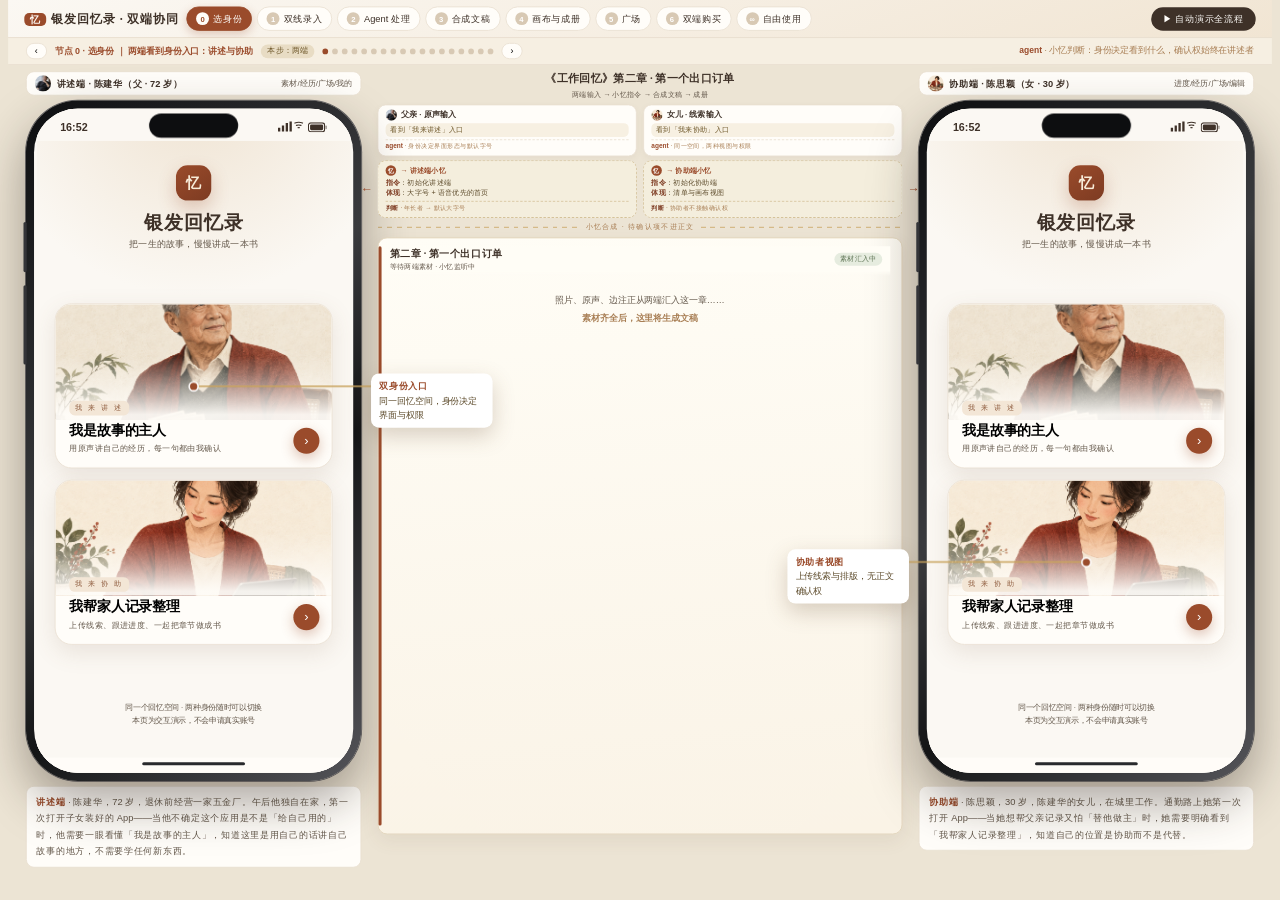
<file: index.html>
<!DOCTYPE html>
<html lang="zh-CN">
<head>
<meta charset="UTF-8">
<meta name="viewport" content="width=device-width,initial-scale=1">
<title>银发回忆录 · 双端协同一屏演示</title>
<style>
:root{
  --paper:#fbf8f3;--white:#fffdf9;--ink:#3e3128;--muted:#63574a;--line:#e9dfd0;
  --red:#9a4b2b;--red-d:#7d3b22;--green:#5a7050;--tan:#a87e54;
  --serif:'Noto Serif SC','Songti SC',serif;--sans:-apple-system,'PingFang SC',sans-serif;
}
*{box-sizing:border-box;margin:0}
html,body{height:100%;overflow:hidden}
body{font-family:var(--sans);background:#ece4d4;color:var(--ink);position:relative}
/* 设计台固定 1560×1040，窗口不足时整体等比缩放居中（手机本身始终 1.5× 不变形） */
#zoom{position:absolute;left:50%;top:0;transform-origin:top center;width:1560px;height:1040px;display:flex;flex-direction:column}
/* ===== 顶栏 ===== */
.topbar{flex:none;display:flex;align-items:center;gap:9px;padding:8px 20px;background:linear-gradient(160deg,#fbf8f3,#f1e5d3);border-bottom:1px solid var(--line)}
.topbar h1{font-family:var(--serif);font-size:15px;letter-spacing:1px;white-space:nowrap}
.topbar h1 i{font-style:normal;background:var(--red);color:#fffdf9;border-radius:6px;padding:1px 7px;margin-right:6px;font-size:12px}
.nodes{display:flex;gap:6px;flex-wrap:wrap}
.nodebtn{border:1px solid var(--line);background:var(--white);border-radius:16px;padding:6px 11px;font-size:11.5px;cursor:pointer;display:flex;align-items:center;gap:5px;color:var(--ink);transition:all .2s;white-space:nowrap}
.nodebtn b{width:16px;height:16px;border-radius:50%;background:#d8c9b4;color:#fff;display:grid;place-items:center;font-size:9.5px}
.nodebtn.on{background:var(--red);border-color:var(--red);color:#fffdf9;box-shadow:0 4px 12px #9a4b2b44}
.nodebtn.on b{background:#fffdf9;color:var(--red)}
.nodebtn.free.on{background:var(--green);border-color:var(--green)}
.nodebtn.free.on b{color:var(--green)}
#autoplay{margin-left:auto;border:0;background:var(--ink);color:#fffdf9;border-radius:16px;padding:7px 15px;font-size:11.5px;cursor:pointer;white-space:nowrap}
#autoplay.playing{background:var(--red)}
/* 步骤条 */
.stepbar{flex:none;display:flex;align-items:center;gap:10px;padding:6px 22px;background:#f6efe2;border-bottom:1px solid var(--line);font-size:11px}
.stepbar .st-name{font-weight:700;color:var(--red);white-space:nowrap}
.stepbar .st-side{flex:none;font-size:9.5px;border-radius:9px;padding:2px 8px;background:#e8dcc4;color:#6b5426}
.stepbar .dots{display:flex;gap:5px}
.stepbar .dots i{width:7px;height:7px;border-radius:50%;background:#d8c9b4}
.stepbar .dots i.on{background:var(--red)}
.stepbar .agent{margin-left:auto;color:var(--tan);font-size:10.5px;white-space:nowrap;overflow:hidden;text-overflow:ellipsis;max-width:44%}
.stepbar .agent b{color:var(--red)}
.stepbar .nav{border:1px solid var(--line);background:var(--white);border-radius:12px;padding:3px 10px;font-size:11px;cursor:pointer}
/* ===== 主区三栏 ===== */
.stage3{flex:1;min-height:0;display:grid;grid-template-columns:414px minmax(380px,1fr) 414px;gap:20px;padding:8px 22px 10px;justify-content:center}
.sidecol{position:relative;display:flex;flex-direction:column;min-height:0;gap:6px;align-items:center}
.who{flex:none;width:100%;display:flex;align-items:center;gap:7px;font-size:11.5px;font-weight:600;background:var(--white);border:1px solid var(--line);border-radius:10px;padding:4px 10px}
.who img{width:20px;height:20px;border-radius:50%;object-fit:cover}
.who small{color:var(--muted);font-weight:400;margin-left:auto;font-size:9.5px}
/* iPhone 高保真壳 —— 固定尺寸 1.5×（414×840），不随窗口缩放 */
.iphone{flex:none;width:414px;height:840px;position:relative;border-radius:64px;background:linear-gradient(135deg,#0d0e10,#3a3b3e 45%,#141516 65%,#55555a);padding:10px;box-shadow:0 26px 60px #2a201866,0 0 0 1px #5c5c60;transition:opacity .35s,filter .35s;overflow:visible}
.iphone.dim{opacity:.45;filter:saturate(.6)}
.iphone:before,.iphone:after{content:"";position:absolute;background:#343438;width:4px;border-radius:3px;left:-3px}
.iphone:before{top:150px;height:62px}.iphone:after{top:228px;height:98px}
.iphone .scr{position:relative;width:100%;height:100%;border-radius:54px;overflow:hidden;background:var(--paper)}
.iphone .island{position:absolute;top:16px;left:50%;transform:translateX(-50%);width:110px;height:30px;border-radius:15px;background:#0d0e10;z-index:40;pointer-events:none}
.iphone iframe{position:absolute;left:50%;top:50%;width:410px;height:866px;border:0;transform:translate(-50%,-50%) scale(0.947);transform-origin:center}
/* JTBD · storyboard 一段话 */
.jtbd{flex:none;width:100%;background:var(--white);border:1px solid var(--line);border-radius:10px;padding:9px 12px;font-size:11.5px;line-height:1.75;color:var(--muted)}
.jtbd b{color:var(--red)}
/* 悬浮标注：挂在手机靠中间栏一侧（不遮挡 App 界面），白底无边框；连线末端动效圆点精确指向屏幕上的功能 */
.anno{position:absolute;z-index:30;background:#fff;border:0;border-radius:10px;padding:7px 10px;font-size:11px;line-height:1.55;color:#5c4a2a;box-shadow:0 10px 26px #6b4f3440;width:150px;animation:annoIn .4s ease both}
.anno b{color:var(--red);display:block;font-size:11.5px;margin-bottom:1px}
@keyframes annoIn{from{opacity:0;transform:translateY(6px)}to{opacity:1}}
.anno.out-r{left:calc(100% + 12px)}
.anno.out-l{right:calc(100% + 12px)}
.hitdot{position:absolute;z-index:29;width:13px;height:13px;border-radius:50%;background:var(--red);border:2.5px solid #fff;transform:translate(-50%,-50%);animation:dotPulse 1.6s ease-out infinite;pointer-events:none}
@keyframes dotPulse{0%{box-shadow:0 0 0 0 #9a4b2b77}70%{box-shadow:0 0 0 13px #9a4b2b00}100%{box-shadow:0 0 0 0 #9a4b2b00}}
.conn{position:absolute;inset:0;z-index:28;pointer-events:none;overflow:visible}
.conn line{stroke:#c8a35e;stroke-width:2}
/* ===== 中间栏 ===== */
.centercol{display:flex;flex-direction:column;min-height:0;gap:5px}
.chead{flex:none;text-align:center}
.chead h2{font-family:var(--serif);font-size:13.5px}
.chead small{font-size:9px;color:var(--muted)}
.io-row{flex:none;display:grid;grid-template-columns:1fr 1fr;gap:8px}
.io{background:var(--white);border:1px solid var(--line);border-radius:10px;padding:5px 9px;font-size:9.5px;line-height:1.5;box-shadow:0 3px 9px #6b4f340d}
.io h4{font-size:9.5px;margin-bottom:2px;display:flex;align-items:center;gap:5px}
.io h4 img{width:14px;height:14px;border-radius:50%;object-fit:cover}
.io .quote{border-left:3px solid var(--red);padding-left:6px;font-family:var(--serif);font-size:9.5px}
.io .note{margin-top:3px;background:#f7f0e2;border-radius:6px;padding:2px 6px;font-size:8.5px;color:#6b5426}
.io .ag{margin-top:3px;font-size:8px;color:var(--tan);border-top:1px dashed var(--line);padding-top:2px}
.io .ag b{color:var(--red)}
/* 小忆指令层：左卡箭头朝左指向讲述端，右卡箭头朝右指向协助端 */
.xyrow{flex:none;display:grid;grid-template-columns:1fr 1fr;gap:8px}
.xy{position:relative;background:#f4eedd;border:1px dashed #d5c29a;border-radius:10px;padding:5px 9px;font-size:9px;line-height:1.5;color:#5c4a2a}
.xy h5{font-size:9px;color:var(--red);display:flex;align-items:center;gap:5px;margin-bottom:1px}
.xy h5 i{font-style:normal;width:13px;height:13px;border-radius:50%;background:var(--red);color:#fff;display:grid;place-items:center;font-size:8px}
.xy b{color:var(--red-d)}
.xy .ag{margin-top:2px;font-size:8px;color:var(--tan);border-top:1px dashed #d5c29a;padding-top:2px}
.xy.l:before{content:"←";position:absolute;left:-22px;top:50%;transform:translateY(-50%);color:var(--red);font-size:15px;font-weight:700}
.xy.r:after{content:"→";position:absolute;right:-22px;top:50%;transform:translateY(-50%);color:var(--red);font-size:15px;font-weight:700}
.merge{flex:none;display:flex;align-items:center;gap:8px;color:var(--tan);font-size:9px;letter-spacing:.14em;min-height:14px;transition:opacity .5s}
.merge:before,.merge:after{content:"";flex:1;height:1.5px;background:repeating-linear-gradient(90deg,#c8a35e 0 6px,transparent 6px 12px)}
.merge span{display:inline-block}
.merge.dissolve:before,.merge.dissolve:after{display:none}
.merge.dissolve span{animation:fly .9s ease-in forwards;animation-delay:var(--dl)}
.merge.gone{display:none}
@keyframes fly{to{transform:translate(var(--tx),var(--ty)) rotate(var(--rt));opacity:0}}
/* 纸张文稿 */
.paper{flex:1;min-height:0;overflow-y:auto;scrollbar-width:thin;background:linear-gradient(175deg,#fffdf6,#faf3e6);border:1px solid #e2d4ba;border-radius:12px;padding:10px 14px 9px;box-shadow:0 8px 22px #6b4f3414;position:relative}
.paper:before{content:"";position:absolute;left:0;top:10px;bottom:10px;width:4px;border-radius:3px;background:var(--red)}
.paper .phead{position:sticky;top:-10px;background:linear-gradient(#fffdf6 80%,transparent);padding:1px 0 5px;z-index:2}
.paper h4{font-family:var(--serif);font-size:12.5px}
.paper .meta{font-size:8.5px;color:var(--muted);margin-top:2px}
.paper .cnt{position:absolute;right:10px;top:8px;font-size:8.5px;color:var(--green);background:#e6ecdf;border-radius:8px;padding:2px 7px}
.paper p{font-family:var(--serif);font-size:11px;line-height:1.8;text-indent:2em;color:#40342a;text-align:justify;margin-top:5px}
.paper .pphoto{width:100%;border-radius:8px;margin-top:8px;display:block;box-shadow:0 3px 10px #6b4f3422}
.paper .pcap{font-size:8.5px;color:var(--muted);text-align:center;margin-top:3px}
.paper .mark{background:#f3e2c8;border-radius:4px;padding:0 3px}
.paper .todo{background:#fbe9e2;border-radius:4px;padding:0 3px;color:#8d3f22}
.paper .foot{margin-top:8px;font-size:9px;color:var(--muted);border-top:1px dashed var(--line);padding-top:6px}
.paper.flash{animation:paperFlash 1.2s ease}
@keyframes paperFlash{0%{box-shadow:0 0 0 0 #9a4b2b66}60%{box-shadow:0 0 0 12px #9a4b2b22}100%{box-shadow:0 8px 22px #6b4f3414}}
.paper .skeleton{color:var(--muted);font-size:11px;text-align:center;padding:18px 0 8px;line-height:2}
.paper .skeleton b{color:var(--tan)}
.source-legend{display:flex;gap:12px;margin:10px 0 8px;font-size:9px;color:var(--muted)}
.source-legend i{display:inline-block;width:8px;height:8px;border-radius:50%;margin-right:4px}
.source-father{background:#f4dfc9;color:#763d24;border-radius:4px;padding:1px 3px}
.source-helper{background:#dce9ed;color:#285569;border-radius:4px;padding:1px 3px}
.micro-card{background:#fff;border:1px solid var(--line);border-radius:10px;padding:11px 12px;margin:8px 0}
.micro-card small{font-size:9px;color:var(--muted)}
.micro-card p{font-size:13px;line-height:1.9;text-indent:0;margin-top:6px;text-align:left}
.micro-card.waiting{border-style:dashed;color:var(--muted);font-size:10px}
/* 立体书（成册阶段）：摊开的左右两页，完整正文，打开后不再动 */
.paper.bookmode{padding:6px}
.bookwrap{display:flex;flex-direction:column;align-items:center;justify-content:center;min-height:100%;padding:6px 0}
.book3d{position:relative;width:600px;height:438px;perspective:2000px;transform-style:preserve-3d;transform:translateX(-150px);animation:bookIn .65s ease;transition:transform 2.1s ease-in-out}
@keyframes bookIn{from{opacity:0;transform:translate(-150px,26px) scale(.85)}to{opacity:1;transform:translateX(-150px)}}
.book3d.open{transform:translateX(0)}
.book3d:before{content:"";position:absolute;left:50%;top:0;bottom:0;width:14px;transform:translateX(-50%);background:linear-gradient(90deg,transparent,#8a6f4d33 40%,#6b4f3450 50%,#8a6f4d33 60%,transparent);z-index:6;pointer-events:none;opacity:0;transition:opacity .5s ease .9s}
.book3d.open:before{opacity:1}
.book-leaf{position:absolute;left:300px;top:0;width:300px;height:100%;transform-style:preserve-3d;transform-origin:left center;z-index:8;transition:transform 2.1s ease-in-out}
.book3d.open .book-leaf{transform:rotateY(-180deg)}
.bcover,.bpage{position:absolute;top:0;bottom:0;backface-visibility:hidden}
.bcover{left:0;width:100%;border-radius:6px 14px 14px 6px;background:linear-gradient(150deg,#8d4326,#6f3120 60%,#5d2a1b);color:#f5e7cf;display:flex;flex-direction:column;align-items:center;justify-content:center;gap:14px;z-index:10;border-left:12px solid #4e2317;box-shadow:4px 6px 22px #6b4f3438}
.bcover .seal{width:40px;height:40px;border-radius:10px;background:#f5e7cf;color:#8d4326;display:grid;place-items:center;font-family:var(--serif);font-size:22px}
.bcover h3{font-family:var(--serif);font-size:22px;letter-spacing:6px;writing-mode:vertical-rl;margin:0}
.bcover small{font-size:9.5px;letter-spacing:2px;opacity:.85}
.bpage{background:linear-gradient(175deg,#fffdf6,#faf3e6);padding:16px 18px;font-family:var(--serif);font-size:9.8px;line-height:1.74;color:#40342a;overflow:hidden;box-shadow:2px 4px 16px #6b4f3428;opacity:0;transition:opacity .5s ease .8s}
.book3d.open .bpage{opacity:1}
.bpage.bleft{left:0;width:100%;border-radius:5px 0 0 5px;border-right:1px solid #e6d8bf;transform:rotateY(180deg);opacity:1}
.bpage.bright{left:300px;width:300px;border-radius:0 5px 5px 0;border-left:1px solid #e6d8bf}
.bpage img{width:100%;border-radius:5px;display:block}
.bpage h5{font-size:11.5px;margin-bottom:4px}
.bpage p{text-indent:2em;text-align:justify;margin-top:4px}
.bpage .cap{font-size:7.5px;color:var(--muted);text-align:center;font-family:var(--sans);margin-top:2px}
.bpage .foot2{margin-top:6px;font-size:8px;color:var(--muted);border-top:1px dashed var(--line);padding-top:4px;font-family:var(--sans)}
</style>
</head>
<body>
<div id="zoom">
<div class="topbar">
  <h1><i>忆</i>银发回忆录 · 双端协同</h1>
  <div class="nodes" id="nodes"></div>
  <button id="autoplay">▶ 自动演示全流程</button>
</div>
<div class="stepbar">
  <button class="nav" id="prev">‹</button>
  <span class="st-name" id="stName"></span>
  <span class="st-side" id="stSide"></span>
  <div class="dots" id="dots"></div>
  <button class="nav" id="next">›</button>
  <span class="agent" id="agentNote"></span>
</div>

<div class="stage3">
  <div class="sidecol" id="colL">
    <div class="who"><img src="银发回忆录_双端协同App/assets/narrator.png" alt="">讲述端 · 陈建华（父 · 72 岁）<small>素材/经历/广场/我的</small></div>
    <div class="iphone" id="phL"><div class="island"></div><div class="scr"><iframe id="fL" src="银发回忆录_双端协同App/app.html?fresh=1" title="讲述端 App"></iframe></div></div>
    <div class="jtbd" id="jtbdL"></div>
  </div>

  <div class="centercol">
    <div class="chead"><h2>《工作回忆》第二章 · 第一个出口订单</h2><small>两端输入 → 小忆指令 → 合成文稿 → 成册</small></div>
    <div class="io-row">
      <div class="io" id="ioL"></div>
      <div class="io" id="ioR"></div>
    </div>
    <div class="xyrow">
      <div class="xy l" id="xyL"></div>
      <div class="xy r" id="xyR"></div>
    </div>
    <div class="merge" id="mergeTxt">小忆合成 · 待确认项不进正文</div>
    <div class="paper" id="paper"></div>
  </div>

  <div class="sidecol" id="colR">
    <div class="who"><img src="银发回忆录_双端协同App/assets/role-helper.png" alt="">协助端 · 陈思颖（女 · 30 岁）<small>进度/经历/广场/编辑</small></div>
    <div class="iphone" id="phR"><div class="island"></div><div class="scr"><iframe id="fR" src="银发回忆录_双端协同App/app.html?fresh=1" title="协助端 App"></iframe></div></div>
    <div class="jtbd" id="jtbdR"></div>
  </div>
</div>
</div>

<script>
/* 设计台 1560×1040，窗口放不下时整体等比缩放 */
function fitZoom(){const z=document.getElementById('zoom');const s=Math.min(1,innerWidth/1580,innerHeight/1060);z.style.transform=`translateX(-50%) scale(${s})`;}
addEventListener('resize',fitZoom);
document.addEventListener('visibilitychange',()=>{if(!document.hidden)fitZoom();});
fitZoom();setTimeout(fitZoom,300);setTimeout(fitZoom,1200);

/* ===== iframe 去壳 + 双通道驱动 ===== */
const STRIP=`.stage{padding:0!important;background:var(--paper)!important;min-height:100%}
.stage-caption,.stage-note{display:none!important}
.phone{width:410px!important;height:866px!important;max-width:none!important;padding:0!important;border-radius:0!important;background:none!important;box-shadow:none!important}
.device-screen{border-radius:0!important}.dynamic-island{display:none!important}.status-bar{height:42px!important}`;
const BRIDGE=`window.addEventListener('message',function(e){if(typeof e.data==='string'&&e.data.indexOf('##cmd##')===0){try{eval(e.data.slice(7))}catch(_){}}});`;
function inject(f){try{const d=f.contentDocument;if(!d||d.getElementById('stripchrome'))return;
  const s=d.createElement('style');s.id='stripchrome';s.textContent=STRIP;d.head.appendChild(s);
  const b=d.createElement('script');b.textContent=BRIDGE;d.head.appendChild(b);}catch(e){}}
function cmd(f,js){if(!js)return true;
  try{f.contentWindow.eval(js);return true;}catch(e){}
  try{f.contentWindow.postMessage('##cmd##'+js,'*');return true;}catch(e){}
  return false;
}
/* 终极兜底：无法脚本控制 iframe 时（如 file:// 直开），改用 ?screen= URL 切页，App 原生支持 */
const BASE={L:'银发回忆录_双端协同App/app.html?role=narrator',R:'银发回忆录_双端协同App/app.html?role=helper'};
let SRC_MODE=null;
function detectMode(f){if(SRC_MODE!==null)return;try{void f.contentDocument.body;SRC_MODE=false;}catch(e){SRC_MODE=true;}}
function fallbackAction(js){
  if(!js)return null;
  const role=js.match(/memoDemo\.selectRole\('([^']+)'\)/);
  if(role)return {action:'select-role',role:role[1]};
  const repair=js.match(/memoDemo\.repair\((\d)\)/);
  if(repair)return {action:'repair',stage:Number(repair[1])};
  if(js.includes('memoDemo.saveRepair()'))return {action:'save-repair'};
  if(js.includes('memoDemo.syncRepair()'))return {action:'sync-repair'};
  const step=js.match(/memoDemo\.step\('([^']+)'\)/);
  if(step)return {action:'step',id:step[1]};
  if(js.includes('canvas-arrange'))return {action:'canvas-arrange'};
  if(js.includes('canvas-generate'))return {action:'canvas-generate'};
  return null;
}
function drive(f,side,js,scr){
  if(SRC_MODE===null)detectMode(f);
  if(SRC_MODE){
    const action=fallbackAction(js);
    const send=()=>{if(action)f.contentWindow.postMessage({memoDemo:action},'*');};
    if(scr&&f.dataset.scr!==scr){f.dataset.scr=scr;f.addEventListener('load',send,{once:true});f.src=BASE[side]+'&screen='+scr;}
    else send();
    return true;
  }
  return cmd(f,js);
}
/* 每一步两端在兜底模式下要切的 screen 名 */
const SCR={
 '0-0':{},'0-1':{},'0-2':{},'0-3':{},
 '1-0':{L:'home'},'1-1':{L:'people'},'1-2':{L:'person'},'1-3':{L:'person'},'1-4':{L:'record'},'1-5':{R:'home'},'1-6':{R:'repair'},'1-7':{R:'repair'},'1-8':{R:'repair'},'1-9':{R:'repair'},'1-10':{L:'home',R:'mphotos'},'1-11':{R:'home'},'1-12':{R:'sendclue'},'1-13':{L:'agent-demo-record'},'1-14':{L:'agent-demo-record'},'1-15':{R:'sendclue'},'1-16':{R:'sendclue'},
 '2-0':{L:'agent-review',R:'home'},'2-1':{L:'agent-review'},'2-2':{L:'agent-review'},'2-3':{L:'agent-done'},'2-4':{L:'stories'},'2-5':{L:'stories'},'2-6':{L:'stories'},'2-7':{R:'draftview'},
 '3-0':{L:'agent-done',R:'draftview'},
 '4-0':{R:'canvas'},'4-1':{R:'canvas'},'4-2':{R:'canvas'},'4-3':{L:'books'},'4-4':{L:'fullpage'},'4-5':{L:'fullpage'},'4-6':{R:'books'},
 '5-0':{L:'community'},'5-1':{L:'community'},'5-2':{L:'community'},'5-3':{L:'community'},'5-4':{R:'community'},
 '6-0':{R:'order'},'6-1':{L:'order'},
 '7-0':{L:'home',R:'home'}};

/* 标注：连线末端动效圆点精确指向 App 真实元素（iframe 410×866 缩放 0.947 居中于 394×820 屏内），浮窗放在手机靠中间栏一侧 */
const SC=0.947,OFFX=(394-410*SC)/2+10,OFFY=(820-866*SC)/2+10;
const APPURL='银发回忆录_双端协同App/app.html?';
let annoToken=0;
function placeAnnos(f,phoneEl,list,out,quiet){
  if(!list||!list.length)return 0;
  let targets=[];
  list.forEach(a=>{let el=null;try{el=f.contentDocument&&f.contentDocument.querySelector(a[0]);}catch(e){}targets.push(el);});
  /* 第一个不在视口内的目标，先滚到屏幕中间再量位置 */
  try{
    const off=targets.find(el=>{if(!el)return false;const r=el.getBoundingClientRect();return r.bottom<0||r.top>866;});
    if(off)off.scrollIntoView({block:'center'});
  }catch(e){}
  const svgNS='http://www.w3.org/2000/svg';
  const svg=document.createElementNS(svgNS,'svg');svg.setAttribute('class','conn');
  const right=out==='out-r';
  const slots=[0.2,0.45,0.7];let fb=0,miss=0;
  list.forEach((a,k)=>{
    let dx=null,dy=null;const el=targets[k];
    try{
      if(el){const r=el.getBoundingClientRect();
        if(r.width>0||r.height>0){dx=OFFX+(r.left+r.width/2)*SC;dy=OFFY+(r.top+r.height/2)*SC;}}
    }catch(e){}
    if(dx===null||isNaN(dx)){miss++;dx=right?370:44;dy=slots[fb++%3]*780;}
    dx=Math.max(16,Math.min(398,dx));dy=Math.max(12,Math.min(808,dy));
    const top=Math.max(6,Math.min(744,dy-16));
    const card=document.createElement('div');
    card.className='anno '+out;card.style.top=top+'px';
    if(!quiet)card.style.animationDelay=(k*0.12)+'s';else card.style.animation='none';
    card.innerHTML=`<b>${a[1]}</b>${a[2]}`;
    phoneEl.appendChild(card);
    const dot=document.createElement('div');
    dot.className='hitdot';dot.style.left=dx+'px';dot.style.top=dy+'px';if(quiet)dot.style.animation='none';
    phoneEl.appendChild(dot);
    const line=document.createElementNS(svgNS,'line');
    line.setAttribute('x1',right?426:-12);line.setAttribute('y1',top+16);
    line.setAttribute('x2',dx);line.setAttribute('y2',dy);
    svg.appendChild(line);
  });
  phoneEl.appendChild(svg);
  return miss;
}

/* ===== 文稿与成册 ===== */
const AV='银发回忆录_双端协同App/assets/';
const MERGE_TXT='小忆合成 · 待确认项不进正文';
const PAPERS={
 wait:`<div class="phead"><span class="cnt">素材汇入中</span><h4>第二章 · 第一个出口订单</h4><div class="meta">等待两端素材 · 小忆监听中</div></div><div class="skeleton">照片、原声、边注正从两端汇入这一章……<br><b>素材齐全后，这里将生成文稿</b></div>`,
 waitPhoto:`<div class="phead"><span class="cnt">素材汇入中</span><h4>第二章 · 第一个出口订单</h4><div class="meta">影像素材已抵达 · 等待原声确认</div></div><img class="pphoto" src="${AV}expo.png"><div class="pcap">2001 年 · 广交会合影 · 协助端上传（先入边注层）</div><div class="skeleton" style="padding-top:8px">照片已归入本章「影像」类<br><b>待本人原声确认后进入正文</b></div>`,
 microFather:`<div class="phead"><span class="cnt">① 原声转写</span><h4>一句话怎样汇入章节</h4><div class="meta">先保留讲述端原话，等待本人回听确认</div></div><div class="source-legend"><span><i style="background:#a75d36"></i>父亲 · 原话</span><span><i style="background:#6e9baa"></i>女儿 · 补充</span></div><div class="micro-card"><small>陈建华 · 讲述端原声</small><p><span class="source-father">那天展位小得很，我跟黄先生比划着算价格，晚上高兴得睡不着。</span></p></div><div class="micro-card waiting">小忆先把这一句放进待整理稿；未确认前不写入正式章节。</div>`,
 microPrompt:`<div class="phead"><span class="cnt">② 请求补充</span><h4>一句话怎样汇入章节</h4><div class="meta">原话锁定 · 小忆只邀请女儿补可核对的场景</div></div><div class="source-legend"><span><i style="background:#a75d36"></i>父亲 · 原话</span><span><i style="background:#6e9baa"></i>女儿 · 补充</span></div><div class="micro-card"><small>陈建华 · 原话保持不变</small><p><span class="source-father">那天展位小得很，我跟黄先生比划着算价格，晚上高兴得睡不着。</span></p></div><div class="micro-card waiting">等待女儿补充：照片里看到了什么？哪些细节确实听父亲说过？</div>`,
 microHelper:`<div class="phead"><span class="cnt">③ 两端汇入</span><h4>一句话怎样汇入章节</h4><div class="meta">不同颜色显示素材来源 · 此时仍是待确认稿</div></div><div class="source-legend"><span><i style="background:#a75d36"></i>父亲 · 原话</span><span><i style="background:#6e9baa"></i>女儿 · 补充</span></div><div class="micro-card"><small>陈建华 · 原声转写</small><p><span class="source-father">那天展位小得很，我跟黄先生比划着算价格，晚上高兴得睡不着。</span></p></div><div class="micro-card"><small>陈思颖 · 照片与女儿视角</small><p><span class="source-helper">小时候我常听爸爸提起这笔订单。翻出展会合影后，我才看见他当年站在角落里的小展位前。</span></p></div>`,
 microMerged:`<div class="phead"><span class="cnt">④ 待本人确认</span><h4>第二章 · 第一个出口订单</h4><div class="meta">小忆合成示例 · 出处可见 · 原话未改</div></div><div class="source-legend"><span><i style="background:#a75d36"></i>父亲原话</span><span><i style="background:#6e9baa"></i>女儿视角</span></div><div class="micro-card"><small>合成段落 · 待陈建华确认</small><p><span class="source-father">“那天展位小得很，我跟黄先生比划着算价格，晚上高兴得睡不着。”</span><span class="source-helper">多年后，女儿思颖翻出那张广交会合影，才第一次看见父亲说的小展位就在展馆角落。她记得，父亲从她小时候起就常提起这笔订单。</span></p></div><div class="foot">小忆只把女儿的第一人称补充转为有署名的第三人称场景；父亲那一句保持原字原意。章节落笔前仍需父亲确认。</div>`,
 draft:`<div class="phead"><span class="cnt" style="color:#8d3f22;background:#fbe9e2">整理稿 · 待本人确认</span><h4>第二章 · 第一个出口订单</h4><div class="meta">小忆整理 · 未经确认不写入书里</div></div>
 <img class="pphoto" src="${AV}expo.png"><div class="pcap">本章配图 · 2001 年广交会合影</div>
 <p>这张照片是<span class="todo">零一年</span>的广交会，我们第一次去参加。展位是最小的那种，三米乘三米，在角落里。我带了两个样品箱，是自己扛进去的。</p>
 <p>那天来了一位马来西亚的客户，华裔，姓黄。他问了几个技术参数，留了一张名片。我当时英文不行，拿个计算器跟他比划价格。后来黄先生给了我们第一张出口订单——<span class="mark">三万美金</span>。我高兴得一晚上没睡。</p>
 <p>合同签完我没敢告诉国平，怕他以为我在吹牛。等货装上了船，我才跟他说。他愣了一下，然后笑了，说：「行啊，老陈。」</p>
 <div class="foot">小忆判断：去掉 3 个无信息的“嗯”；“三万美金”说两次属强调，保留；<b>「零一年」与协助端边注「2001 春交会」颗粒度不同 → 标为待确认，暂不改写</b>。</div>`,
 final:`<div class="phead"><span class="cnt">正文 553 字 · 已确认</span><h4>第二章 · 第一个出口订单</h4><div class="meta">口述：陈建华 ｜ 整理：小忆（经本人确认）</div></div>
 <img class="pphoto" src="${AV}expo.png"><div class="pcap">2001 年 · 广交会 · 本章配图已入册</div>
 <p>这张照片是二〇〇一年的广交会，我们第一次去参加。展位是最小的那种，三米乘三米，在角落里。我带了两个样品箱，是自己扛进去的。</p>
 <p>那天来了一位马来西亚的客户，华裔，姓黄。他看了看我们的产品，问了几个技术参数，留了一张名片。我当时英文不行，就拿个计算器跟他比划价格。后来，这位黄先生给了我们第一张出口订单——三万美金。我高兴得一晚上没睡着。三万美金，在那时候对我是一笔很大的钱。</p>
 <p>合同签完，我没敢告诉国平，怕他以为我在吹牛。等货真的装上了船，我才跟他说。他愣了一下，然后笑了，说：「行啊，老陈。」</p>
 <p>交货那天我自己去的码头，就站在那里，看着集装箱一个一个装上去，心里说不出是什么感觉。后来想想，大概就是从那一天起，我觉得我们厂的东西，是真的可以卖到很远的地方去的。</p>
 <p>回来的火车上，我把那份合同叠成四折，放在贴身的口袋里，一路摸出来看了三次，纸边都让我捏软了。车到杭州站时天刚亮，我在站台上站了一会儿，觉得这座城市好像跟昨天出门时不太一样了。</p>
 <p>黄先生后来跟了我们十几年。每年他来中国，我都请他吃饭。他不会用筷子，每次都让我教，但每次都学不会。这件事我们笑了很多年。如今厂子早就不在了，可那张照片还在——展位小，人站得直。那是我这一辈子，第一次把生意做到了门外去。</p>
 <div class="foot">「零一年」依本人原话写作「二〇〇一年」；正文每一个字都经本人回听确认。</div>`,
 book:`<div class="bookwrap">
  <div class="book3d" id="book3d">
   <div class="book-leaf"><div class="bpage bleft"><h5>第二章 · 第一个出口订单</h5><img src="${AV}expo.png"><div class="cap">2001 年 · 广交会</div><p>这张照片是二〇〇一年的广交会，我们第一次去参加。展位是最小的那种，三米乘三米，在角落里。我带了两个样品箱，是自己扛进去的。</p><p>那天来了一位马来西亚的客户，华裔，姓黄。他看了看我们的产品，问了几个技术参数，留了一张名片。我当时英文不行，就拿个计算器跟他比划价格。后来，这位黄先生给了我们第一张出口订单——三万美金。我高兴得一晚上没睡着。三万美金，在那时候对我是一笔很大的钱。</p></div>
   <div class="bcover"><span class="seal">忆</span><h3>工作回忆</h3><small>陈建华 · 口述</small></div></div>
   <div class="bpage bright"><p style="margin-top:0">合同签完，我没敢告诉国平，怕他以为我在吹牛。等货真的装上了船，我才跟他说。他愣了一下，然后笑了，说：「行啊，老陈。」</p><p>交货那天我自己去的码头，就站在那里，看着集装箱一个一个装上去，心里说不出是什么感觉。后来想想，大概就是从那一天起，我觉得我们厂的东西，是真的可以卖到很远的地方去的。</p><p>回来的火车上，我把那份合同叠成四折，放在贴身的口袋里，一路摸出来看了三次，纸边都让我捏软了。车到杭州站时天刚亮，我在站台上站了一会儿，觉得这座城市好像跟昨天出门时不太一样了。</p><p>黄先生后来跟了我们十几年。每年他来中国，我都请他吃饭。他不会用筷子，每次都让我教，但每次都学不会。这件事我们笑了很多年。如今厂子早就不在了，可那张照片还在——展位小，人站得直。那是我这一辈子，第一次把生意做到了门外去。</p><div class="foot2">口述：陈建华 ｜ 整理：小忆（经本人确认）</div></div>
  </div>
 </div>`};

/* 成册动画：合成提示语粒子消散（含装饰线一起消失）→ 立体书升起 → 封面缓缓打开成左右两页，之后保持不动 */
let bookOpened=false,bookShown=false;
function playBookAnim(){
  const m=document.getElementById('mergeTxt');
  m.innerHTML=MERGE_TXT.split('').map((c,i)=>`<span style="--dl:${(i*0.03).toFixed(2)}s;--tx:${(Math.random()*180-90).toFixed(0)}px;--ty:${(-30-Math.random()*90).toFixed(0)}px;--rt:${(Math.random()*160-80).toFixed(0)}deg">${c===' '?'&nbsp;':c}</span>`).join('');
  m.classList.add('dissolve');
  setTimeout(()=>{m.classList.add('gone');},1250);
  setTimeout(()=>{const b=document.getElementById('book3d');if(b)b.classList.add('open');},650);
}
function resetMerge(){
  const m=document.getElementById('mergeTxt');
  m.classList.remove('dissolve','gone');m.textContent=MERGE_TXT;
}
function hideMerge(){const m=document.getElementById('mergeTxt');m.classList.add('gone');}

/* ===== 节点 × 步骤（focus：L=只切讲述端 R=只切协助端 both=两端同切；浮窗文案描述产品核心功能与 AI 判断设计） ===== */
function onboardingDemoStep(name,side,action,activeText,agent,selector){
  const father=side==='L',wait=father?'女儿仍可看到「我来协助」入口':'父亲已完成自己的选择';
  const active={n:activeText,ag:agent},idle={n:wait,ag:'各自选择与确认身份'};
  const activeXY={c:activeText,f:'入驻流程逐步显示当前选择',ag:agent};
  const idleXY={c:'等待另一端',f:'保留已有选择',ag:'不代替对方作答'};
  return {name,focus:side,[side]:action,
    ...(selector?{[father?'annosL':'annosR']:[[selector,name,agent]]}:{}),
    ioL:father?active:idle,ioR:father?idle:active,
    xyL:father?activeXY:idleXY,xyR:father?idleXY:activeXY,
    agent:'小忆判断：'+agent,
    jtbdL:father?activeText:'陈建华保留讲述者身份，等待女儿完成自己的入驻。',
    jtbdR:father?'陈思颖稍后以协助者身份加入。':activeText};
}
const NODES=[
 {id:'0',name:'选身份',paper:'wait',steps:[
  {name:'两端看到身份入口：讲述与协助',focus:'both',srcL:'fresh=1',srcR:'fresh=1',L:`state.route='home';render()`,R:`state.route='home';render()`,
   annosL:[['[data-val="narrator"]','双身份入口','同一回忆空间，身份决定界面与权限']],
   annosR:[['[data-val="helper"]','协助者视图','上传线索与排版，无正文确认权']],
   ioL:{n:'看到「我来讲述」入口',ag:'身份决定界面形态与默认字号'},
   ioR:{n:'看到「我来协助」入口',ag:'同一空间，两种视图与权限'},
   xyL:{c:'初始化讲述端',f:'大字号 + 语音优先的首页',ag:'年长者 → 默认大字号'},
   xyR:{c:'初始化协助端',f:'清单与画布视图',ag:'协助者不接触确认权'},
   agent:'小忆判断：身份决定看到什么，确认权始终在讲述者',
   jtbdL:'陈建华，72 岁，退休前经营一家五金厂。午后他独自在家，第一次打开子女装好的 App——当他不确定这个应用是不是「给自己用的」时，他需要一眼看懂「我是故事的主人」，知道这里是用自己的话讲自己故事的地方，不需要学任何新东西。',
   jtbdR:'陈思颖，30 岁，陈建华的女儿，在城里工作。通勤路上她第一次打开 App——当她想帮父亲记录又怕「替他做主」时，她需要明确看到「我帮家人记录整理」，知道自己的位置是协助而不是代替。'},
  onboardingDemoStep('父亲选择「我来讲述」','L',`memoDemo.selectRole('narrator')`,'陈建华选择讲述者，进入姓名填写','原声与正文确认权归父亲','.ob-card'),
  onboardingDemoStep('父亲确认姓名：陈建华，年龄：72 岁','L',`memoDemo.step('ob-to-age')`,'姓名写入扉页，年龄页直接显示 72 岁','入驻资料由本人确认','.ob-age'),
  onboardingDemoStep('父亲确认 72 岁，选择故事主人','L',`memoDemo.step('ob-next')`,'确认年龄后，进入「写谁的故事」','故事归属由讲述者决定','.ob-opts'),
  onboardingDemoStep('父亲选择「写我自己」','L',`memoDemo.step('ob-self')`,'选择写自己的故事','本人是故事主人，拥有确认权','.ob-opts'),
  onboardingDemoStep('父亲选择家人协助','L',`memoDemo.step('ob-join-yes')`,'允许女儿一起补充照片和线索','协助不会改变父亲的原话','.ob-opts'),
  onboardingDemoStep('父亲先邀请女儿加入','L',`memoDemo.step('ob-join-no')`,'女儿还没有忆页账号，先展示邀请卡','账号可稍后通过忆页 ID 绑定','.invite-card'),
  onboardingDemoStep('父亲进入讲述端首页','L',`memoDemo.step('ob-invite-skip')`,'邀请可稍后发送，父亲先进入首页','父亲可独立开始讲述','.direct-record'),
  onboardingDemoStep('女儿选择「我来协助」','R',`memoDemo.selectRole('helper')`,'陈思颖选择协助者，进入姓名填写','照片与线索由女儿补充','.ob-card'),
  onboardingDemoStep('女儿确认姓名：陈思颖','R',`memoDemo.step('ob-to-age')`,'姓名进入协作记录，接着选择年龄','协助者以自己的身份出现','.ob-age'),
  onboardingDemoStep('女儿选择年龄：30 岁','R',`memoDemo.step('ob-age-up')`,'点击加号，将年龄从 29 调到 30 岁','年龄用于调整协助端提示','.ob-age'),
  onboardingDemoStep('女儿确认年龄，填写父亲姓名','R',`memoDemo.step('ob-next')`,'确认 30 岁，填写要帮助的陈建华','明确协助对象','.ob-card'),
  onboardingDemoStep('女儿确认协助对象：陈建华','R',`memoDemo.step('ob-next')`,'确认父亲姓名，进入人物关系选择','协作关系会显示在记录里','.ob-opts'),
  onboardingDemoStep('女儿选择关系：父亲','R',`memoDemo.step('ob-relative-father')`,'选择「父亲」，说明两人的关系','关系用于组织协作线索','.ob-opts'),
  onboardingDemoStep('女儿选择双方一起记录','R',`memoDemo.step('ob-join-yes')`,'父亲也会用 App，双方共同记录','正式文稿仍由父亲确认','.ob-opts'),
  onboardingDemoStep('女儿选择「对方已有账号」','R',`memoDemo.step('ob-has-account')`,'父亲已有账号，进入绑定方式选择','使用忆页 ID 连接同一回忆空间','.bind-id-row'),
  onboardingDemoStep('输入忆页 ID，绑定父亲账号','R',`memoDemo.step('ob-bind-submit')`,'确认示例 ID YY-7268-JH，看到绑定成功','双方素材互通，操作权限仍按身份区分','.bind-ok'),
  {name:'绑定成功：两端进入同一回忆空间',focus:'both',R:`memoDemo.step('ob-bind-enter')`,
   ioL:{n:'进入讲述端首页',ag:'语音优先，原话由本人确认'},
   ioR:{n:'绑定成功，进入协助端进度页',ag:'可上传照片、补线索和排版'},
   xyL:{c:'准备听父亲讲述',f:'显示大字号与开讲入口',ag:'保持讲述者主导'},
   xyR:{c:'账号绑定完成',f:'显示进度和素材入口',ag:'两端协作，同步成章'},
   agent:'身份与绑定完成：同一回忆空间，两端各有明确的操作边界',
   jtbdL:'陈建华进入讲述端，能从熟悉的人和话题开始讲。',jtbdR:'陈思颖进入协助端，可以上传自己拍的照片并补充线索。'}]},
 {id:'1',name:'双线录入',paper:'wait',steps:[
  {name:'首页：从想听的人找到故事',focus:'L',srcL:'role=narrator',L:`state.route='home';render()`,
   annosL:[['.direct-record','零学习成本入口','核心动作置顶，一键直达录音'],['.guide-card .guide-photo','引导式访谈','一轮只问一个具体问题，降低开口门槛'],['.people-strip .person-card','关系驱动选题','按「谁想听」组织提问线索']],
   ioL:{q:'“这张照片啊，是零一年广交会……”',n:'语音 02\'41" · 采集中',ag:'按已有线索选第一问，一轮只问一个'},
   ioR:{n:'展会合影已就绪 · 等待发出',ag:'线索未经本人确认前，只作提问依据'},
   xyL:{c:'以已有线索发起第一问',f:'首页小忆气泡，一个问题 + 可语音回答',ag:'从「他们想听的故事」里选最相关的人'},
   xyR:{c:'同步本章素材缺口',f:'进度清单「口述」亮起待办',ag:'七类素材缺 5 类，按优先级排序'},
   agent:'小忆判断：一次只问一个，问题来自已有线索',
   jtbdL:'陈建华午后坐在客厅，想记录「第一个出口订单」这段经历。当他面对空白不知道从何说起时，他跟着小忆提出的一个具体问题开口讲——不需要组织语言、不需要打字，让原话不打折扣地被记下来。',
   jtbdR:'陈思颖在通勤地铁上打开进度页。当她想知道这一章还差什么时，她看一张会自己打勾的七类素材清单，就知道下一步该补什么，而不是打电话去问父亲。'},
  {name:'人物关系：找到合伙人赵国平',focus:'L',L:`memoDemo.step('people')`,
   annosL:[['.relation-map','人物关系图','从关系进入具体人物，沿人寻找故事'],['[data-person="partner"]','赵国平 · 合伙人','一起创业的人是这章的起话头']],
   ioL:{n:'查看人物关系 · 选赵国平',ag:'按人与关系组织话题'},ioR:{n:'女儿暂未操作',ag:'讲述端自己选择从谁说起'},
   xyL:{c:'连接人物与经历',f:'关系图显示合伙人赵国平',ag:'只给线索，不替本人决定故事'},xyR:{c:'（待命）',f:'—',ag:'无新指令'},
   agent:'小忆判断：具体的人比空白输入更容易唤起回忆',
   jtbdL:'陈建华点进人物关系，在熟悉的人里看到老搭档赵国平，决定从一起创业那几年说起。',jtbdR:'陈思颖不需要替父亲挑话题。'},
  {name:'点开赵国平：看看他想听什么',focus:'L',L:`memoDemo.step('partner-questions')`,
   annosL:[['.profile-hero','具体人物','人物页把关系、提问和原声放在一起'],['.note-card','来自合伙人的提问','先看到对方想听的故事']],
   ioL:{n:'赵国平 · 合伙人提问',ag:'人物提问仅作引导'},ioR:{n:'（同步人物线索）',ag:'不代替讲述'},
   xyL:{c:'展示人物提问',f:'「当年一起创业，你最先想起什么？」',ag:'提问不作为事实写入正文'},xyR:{c:'（待命）',f:'—',ag:'无新指令'},
   agent:'小忆判断：把人和故事线索放到同一处',
   jtbdL:'陈建华点开赵国平，看见老伙伴留下的问题。他想起第一次拿到出口订单时，两人说过的话。',jtbdR:'陈思颖能看到父亲从哪位人物开始，但不替他回答。'},
  {name:'故事线索：选第一个出口订单',focus:'L',L:`memoDemo.step('partner-topics')`,
   annosL:[['[data-detail="topics"]','人物下的具体话题','切到故事线索，看到「第一个出口订单」'],['[data-topic="第一个出口订单"]','选择这件事','用一个具体事件开启讲述']],
   ioL:{n:'赵国平 → 第一个出口订单',ag:'话题为起点，仍以原声为准'},ioR:{n:'（等待本人讲述）',ag:'线索不写入正文'},
   xyL:{c:'把人物线索变成起话头',f:'故事线索页显示具体事件',ag:'不会把话题标题当事实'},xyR:{c:'（待命）',f:'—',ag:'无新指令'},
   agent:'小忆判断：从熟人和具体事件切入，一次只问一件事',
   jtbdL:'陈建华切到「故事线索」，选择「第一个出口订单」。接下来他只要说自己记得的经过。',jtbdR:'陈思颖看到父亲选择了这件事，知道可以去找相关照片。'},
  {name:'从人物话题开讲：原声优先',focus:'L',L:`memoDemo.step('partner-record')`,
   annosL:[['.record-question','话题进入录音页','「第一个出口订单」成为小忆的起话头'],['.record-orb','原声输入','由本人开口讲，文字随后整理']],
   ioL:{n:'从赵国平的话题开始口述',ag:'原声保留，问题只引导'},ioR:{n:'准备寻找相关老照片',ag:'素材可异步补充'},
   xyL:{c:'承接人物话题',f:'录音页显示具体提问',ag:'不替他说结论'},xyR:{c:'提示影像素材缺口',f:'进度页照片待补',ag:'协助者可补素材'},
   agent:'小忆判断：话题进入录音，真正的经过仍由本人讲',
   jtbdL:'陈建华从「第一个出口订单」开口讲，录音页接住这个话题，接下来由他说出细节。',jtbdR:'陈思颖知道这一章要讲什么，开始翻旧相册找照片。'},
  {name:'女儿翻拍旧全家福：选择 AI 复原',focus:'R',srcR:'role=helper',R:`state.uploadSheet=true;render()`,
   annosR:[['.upload-options','女儿拍照上传','旧相册里的照片由协助端拍下'],['.upload-options button','进入老照片复原','从上传入口进入修复流程']],
   ioL:{n:'父亲继续讲述，不受打扰',ag:'照片只是异步素材'},ioR:{n:'约 1978 年的全家福 · 女儿翻拍',ag:'先存原片，后做复原'},
   xyL:{c:'保持讲述节奏',f:'讲述端不弹出修复任务',ag:'协助工作不打断原声'},xyR:{c:'选择老照片复原',f:'上传浮层 → 受损原片',ag:'修复操作由照片上传者完成'},
   agent:'小忆判断：谁拍照上传，谁在协助端完成复原',
   jtbdL:'陈建华继续讲自己的故事，不用在录音中切去修照片。',jtbdR:'陈思颖在旧相册里翻拍一张缺角全家福，准备在自己的手机上修复，再交给父亲查看。'},
  {name:'选择老照片复原：保留受损原片',focus:'R',R:`memoDemo.repair(0)`,
   annosR:[['.repair-photo','原片留档','先看到女儿翻拍的受损原片'],['[data-dual="repair-upload"]','上传老照片','交给小忆检测破损']],
   ioL:{n:'父亲继续讲述',ag:'修复不会打断录音'},
   ioR:{n:'约 1978 年的全家福 · 待上传',ag:'保留原片，复原结果另存'},
   xyL:{c:'（待命）',f:'—',ag:'无新指令'},
   xyR:{c:'引导选择旧照片',f:'显示原片与「上传这张老照片」',ag:'原片始终保留'},
   agent:'小忆判断：先保留原片，再检测照片破损',
   jtbdL:'陈建华继续讲自己的经历，不需要操作修复工具。',
   jtbdR:'陈思颖看到翻拍的缺角全家福，确认原片保留后，交给小忆检测。'},
  {name:'上传老照片：检测破损并给出方案',focus:'R',R:`memoDemo.repair(1)`,
   annosR:[['.repair-tags','多模态识别','AI 检测破损类型并逐项标注'],['.agent-decisions','修复方案可见','逐项说明要修什么'],['[data-dual="repair-start"]','一键开始复原','女儿确认方案后启动']],
   ioL:{n:'父亲继续讲述',ag:'复原照未确认前只作素材'},
   ioR:{n:'缺角全家福 ×1 · 已上传待修复',ag:'检测破损后自动生成方案'},
   xyL:{c:'（待命）',f:'—',ag:'无新指令'},
   xyR:{c:'检测破损并生成方案',f:'破损标签 + 修复方案卡',ag:'先公开方案，再开始修复'},
   agent:'小忆判断：破损逐项检测，修复方案先公开再动手',
   jtbdL:'陈建华不被照片处理打断，原片也没有被直接写进正文。',
   jtbdR:'陈思颖看到缺角、折痕和霉斑的检测结果，点「开始 AI 复原」。'},
  {name:'AI 复原中：四步逐项修复',focus:'R',R:`memoDemo.repair(2)`,
   annosR:[['.repair-photo','修复过程可见','扫描线扫过照片，逐项修复'],['.repair-steps','步骤逐项点亮','补缺角 → 去折痕 → 清霉斑 → 还原色彩']],
   ioL:{n:'父亲继续口述',ag:'协助端修复过程安静进行'},
   ioR:{n:'修复中 · 四步逐项进行',ag:'原片留档可回退'},
   xyL:{c:'（待命）',f:'—',ag:'无新指令'},
   xyR:{c:'执行四步修复',f:'扫描动效 + 步骤逐项点亮',ag:'按方案顺序修复，过程全程可见'},
   agent:'小忆判断：修复过程透明，每一步都看得见',
   jtbdL:'陈建华不必处理照片；稍后可以在自己的经历时间轴里查看。',
   jtbdR:'陈思颖看到扫描线扫过原片，四个修复步骤逐项亮起，过程清楚可见。'},
  {name:'修复完成：女儿拖动对比原片',focus:'R',R:`memoDemo.repair(3)`,
   annosR:[['.cmp-handle','前后对比','拖动手柄检查修复效果'],['[data-dual="repair-save"]','存入素材','复原照先进入影像素材']],
   ioL:{n:'复原照等待查看',ag:'女儿不能代父亲确认正文'},
   ioR:{n:'修复完成 · 前后对比',ag:'先检查效果，再保存素材'},
   xyL:{c:'预备同步影像',f:'经历时间轴稍后出现复原照',ag:'只同步素材，不自动入正文'},
   xyR:{c:'提供前后对比与存档',f:'对比滑杆 +「存入素材」',ag:'修复结果可回看原片'},
   agent:'小忆判断：修复照由上传者检查，正文仍由讲述者确认',
   jtbdL:'陈建华以后在经历时间轴能看到这张照片，但正文是否采用仍由他决定。',
   jtbdR:'陈思颖拖动对比手柄，确认缺角和折痕修好了，再决定保存。'},
  {name:'女儿保存复原照：同步到经历时间轴',focus:'R',R:`memoDemo.saveRepair()`,alsoL:`memoDemo.syncRepair()`,
   annosR:[['.mphoto.fixed','复原照已保存','影像列表显示已复原的照片']],
   ioL:{n:'经历时间轴收到复原照',ag:'照片与原话分层保存'},
   ioR:{n:'复原照已存入素材',ag:'原片保留，可回看'},
   xyL:{c:'同步复原影像',f:'经历时间轴出现旧全家福',ag:'待本人决定是否入正文'},
   xyR:{c:'保存复原照并归类',f:'影像列表显示「已复原」',ag:'原片仍留档'},
   agent:'小忆判断：协助端修复与保存，讲述端随后查看确认',
   jtbdL:'陈建华的经历时间轴收到这张复原照，可以结合自己的回忆查看。',
   jtbdR:'陈思颖点「存入素材」，复原照进影像列表，并同步到父亲的照片时间轴。'},
  {name:'女儿拍照上传：三类线索一个入口',focus:'R',srcR:'role=helper',paper:'waitPhoto',R:`state.route='home';state.uploadSheet=true;render()`,
   annosR:[['.upload-options button','多源线索入口','拍照 / 相册 / 老照片统一进素材层'],['.upload-options button:nth-child(2)','边注层设计','协助者素材先入边注，不直接进正文']],
   ioR:{n:'拍下展会合影 ×1 · 即拍即传',ag:'识别为 2001 广交会场景，挂入本章时间线'},
   ioL:{n:'老人暂未操作',ag:'刚讲完一段，间隔一段时间再问'},
   xyR:{c:'把照片归入本章「影像」类',f:'上传浮层收起，清单「照片」打勾',ag:'照片需本人确认才进正文'},
   xyL:{c:'暂不问，攒到下一个提问时机',f:'首页无打扰',ag:'提问时机按老人作息安排'},
   agent:'小忆判断：上传即归类，线索先入边注层',
   jtbdR:'陈思颖周末回家，在旧相册里看到父亲当年在展会的合影。当她发现这张照片正好补上章节的「影像」缺口时，她拍下来传进去——照片先进入边注层，等父亲亲口确认后才进入正文。',
   jtbdL:'陈建华这边没有被打扰。当他下午精神好时，小忆才会拿着这张照片来问他——上传素材不会变成突如其来的打扰。'},
  {name:'女儿写边注：话随照片抵达',focus:'R',paper:'waitPhoto',R:`state.memoMicro=null;state.uploadSheet=false;route('sendclue')`,
   annosR:[['#clue-form','边注 = 提问线索','协助者补充的事实只作为提问依据'],['.agent-decisions','提问策略可见','agent 公开「将怎样问」，事实待本人确认'],['[data-dual="sendclue-submit"]','异步协同','不打扰讲述者，进入下次提问队列']],
   ioR:{n:'边注 · 已送达 · 待原声确认',ag:'边注挂到本章时间线对应年份'},
   ioL:{n:'老人暂未操作',ag:'无打扰，等提问时机'},
   xyR:{c:'把边注改写成口语问题',f:'边注卡显示「已送达 · 待原声确认」',ag:'事实类信息不直接写进问题'},
   xyL:{c:'接收线索，准备代问',f:'（下一步在录制页体现）',ag:'与已有口述比对，冲突项标待确认'},
   agent:'小忆判断：边注只作提问依据，未经原声确认不进正文',
   jtbdR:'陈思颖在照片下补了一段边注。当她怕打电话打断父亲午睡时，她让话跟着照片到——小忆会挑合适的时机，把边注变成一个口语化的问题替她去问。',
   jtbdL:'陈建华还不知道照片到了。当他下次打开 App 时，小忆会自然地提起这张照片——新线索以提问的方式出现，而不是以通知的方式轰炸。'},
  {name:'老人回答：小忆替女儿问',focus:'L',paper:'waitPhoto',L:`state.memoMicro=null;route('agent-demo-record')`,
   annosL:[['.record-question','agent 代问','协助者线索被改写为开放问题'],['.agent-why','决策可解释','提问依据对讲述者透明可查'],['[data-final="demo-start"]','语音优先输入','原声与转写双轨保存']],
   ioL:{q:'“看着这张合影……那天来了一位马来西亚的客户，华裔，姓黄。”',n:'语音采集中 · 实时转写',ag:'转写与原声双轨保存'},
   ioR:{n:'女儿看到「讲述中」',ag:'讲述期间暂停推送新线索'},
   xyL:{c:'持照片提问，安静聆听',f:'录制页小忆问句 + 录音球',ag:'只问开放问题，不诱导答案'},
   xyR:{c:'显示「讲述中」状态',f:'进度页线程亮起',ag:'讲述中不打扰任何一端'},
   agent:'小忆判断：线索变成开放问题，答案必须是本人原声',
   jtbdL:'陈建华看到小忆拿着女儿传来的照片问他。当他看到具体的照片时，那天的情形自己就想起来了——他只需要按住说话，文字由小忆实时形成，原声也一并保存。',
   jtbdR:'陈思颖看到进度页亮起「讲述中」。当她什么都没做时，也知道父亲正在回答她的线索——协同不需要互相打电话确认。'},
  {name:'一句原话：父亲说出展位那天',focus:'L',paper:'microFather',L:`memoDemo.step('micro-father')`,
   annosL:[['#live-transcript-lines','实时转写','讲述端显示刚说出的完整一句'],['.record-orb','原声仍在','原声与转写一起保存']],
   ioL:{q:'“那天展位小得很，我跟黄先生比划着算价格，晚上高兴得睡不着。”',n:'原声 00:12 · 一句话已转写',ag:'先原样收录，待本人回听'},
   ioR:{n:'（等待协助补充）',ag:'不能改动父亲原话'},
   xyL:{c:'逐字转写这句口述',f:'录音页出现完整句子',ag:'语气词以外不替换内容'},
   xyR:{c:'准备询问照片场景',f:'稍后出现协助提示',ag:'只补看见或确实听过的细节'},
   agent:'小忆录入待整理句：那天展位小得很，我跟黄先生比划着算价格，晚上高兴得睡不着。',
   jtbdL:'陈建华说出一句具体的话，讲述端马上显示转写；中间先只放这句原话。',jtbdR:'陈思颖还没有补写，父亲的句子保持原样。'},
  {name:'小忆提示女儿：补照片看见的场景',focus:'R',paper:'microPrompt',R:`memoDemo.step('micro-helper-prompt')`,
   annosR:[['.agent-decisions','小忆补充指令','只请女儿补照片细节与她亲历的记忆'],['#clue-form','女儿视角输入','父亲原话被锁定，不可在此改字']],
   ioL:{q:'“那天展位小得很……”',n:'原话已锁定，等待确认',ag:'讲述端句子不变'},
   ioR:{n:'收到小忆提示：照片里看到了什么？',ag:'女儿只补自己知道的事'},
   xyL:{c:'保留父亲原话',f:'待整理句继续显示',ag:'讲述权属于本人'},
   xyR:{c:'请补充照片与女儿视角',f:'协助端出现具体提示和空白输入框',ag:'来源与说话人必须标明'},
   agent:'小忆指令协助端：补充你在照片里看到的细节，以及确实听父亲提起过的记忆；不要改他的原话。',
   jtbdL:'陈建华的那句话一直留在左侧，不因女儿补充而变化。',jtbdR:'陈思颖收到具体问题，知道可以补展位照片和自己的记忆，而不是代父亲改写。'},
  {name:'女儿输入：照片细节和自己的记忆',focus:'R',paper:'microHelper',R:`memoDemo.step('micro-helper-input')`,
   annosR:[['#clue-form textarea','女儿补充','输入她听过的订单故事和照片里的小展位'],['.agent-decisions','来源有标记','这段是女儿视角，不冒充父亲原声']],
   ioL:{q:'“那天展位小得很，我跟黄先生比划着算价格，晚上高兴得睡不着。”',n:'父亲原话 · 保持不变',ag:'未被协助端覆盖'},
   ioR:{q:'“小时候我常听爸爸提起这笔订单。翻出展会合影后，我才看见他当年站在角落里的小展位前。”',n:'女儿视角 · 已补充',ag:'只补场景与个人记忆'},
   xyL:{c:'保留原话',f:'原声和转写仍在',ag:'不让协助端改父亲句子'},
   xyR:{c:'接收有署名的补充',f:'女儿输入内容进入边注层',ag:'不把女儿见闻说成父亲经历'},
   agent:'小忆并列两端输入：父亲讲价格与心情；女儿补照片细节和她听过的回忆，暂不改写原话。',
   jtbdL:'陈建华的句子仍然一字不变。',jtbdR:'陈思颖写下自己小时候听父亲提起订单、如今在合影里看到小展位的感受。'},
  {name:'小忆合成：两种颜色标明来源',focus:'both',paper:'microMerged',
   annosL:[['#live-transcript-lines','父亲原话未改','合成段落完整保留这句口述']],
   annosR:[['#clue-form textarea','女儿视角有署名','补充内容转成自然叙述并标明来源']],
   ioL:{q:'“那天展位小得很，我跟黄先生比划着算价格，晚上高兴得睡不着。”',n:'橘色 · 父亲原话',ag:'句子原样保留'},
   ioR:{q:'“小时候我常听爸爸提起这笔订单……”',n:'蓝色 · 女儿补充',ag:'以「女儿思颖」署名进入场景'},
   xyL:{c:'请父亲核对合成段落',f:'中间正文先标为待确认',ag:'最终落笔仍需父亲点头'},
   xyR:{c:'保留补充来源',f:'女儿视角以蓝色标出',ag:'不混淆两端叙述者'},
   agent:'小忆合成：父亲原句不变；女儿第一人称补充改为有署名的场景说明，待父亲确认。',
   jtbdL:'陈建华看到合成后的段落，橘色仍是自己说出的完整一句，可以核对有没有被改。',jtbdR:'陈思颖看到蓝色句子带着自己的视角自然接在后面，没有被冒充为父亲原话。'}]},
 {id:'2',name:'Agent 处理',paper:'draft',steps:[
  {name:'回听确认：这段话是我的',focus:'L',L:`openRecord(null,'第一个出口订单');state.recordSeconds=161;route('preview')`,alsoR:`state.uploadSheet=false;state.route='home';render()`,
   annosL:[['[data-action="play-preview"]','回听确认制','任何整理都以本人听过并同意为前提'],['.xy-chat','最小补白追问','只在关键信息缺失时追问，一轮一个']],
   ioL:{q:'“……合同签完我没敢告诉国平，怕他以为我在吹牛。”',n:'回听确认中',ag:'追问只补缺口（年份），不问已确认的事实'},
   ioR:{n:'清单「口述」闪烁待办',ag:'同步进度，女儿不能代答'},
   xyL:{c:'发起唯一追问：缺哪一项补哪一项',f:'回听页小忆气泡 +「跳过」',ag:'年份缺失且影响章节排序，才追问'},
   xyR:{c:'标记口述已录入',f:'清单「口述」打勾 · 5/7',ag:'确认权在本人，协助端只读'},
   agent:'小忆判断：先听后定，留不留由父亲决定',
   jtbdL:'陈建华讲完一段，戴上老花镜听回放。当机器帮他整理文字时，他要能听懂改了什么、并保留「不像我说的就重录」的权利——每一段话保存前，都先经过他自己的耳朵。',
   jtbdR:'陈思颖看到清单上的「口述」打了勾。当她什么都没做时，也知道父亲那边进行到了哪一步——进度是自动同步的。'},
  {name:'整理核查：改了什么都写明',focus:'L',L:`route('agent-review')`,
   annosL:[['.agent-decisions','整理判断公开','每处修改附依据：口头禅删减、强调保留'],['.uncertain-note','冲突挂起机制','两端事实不一致时进待确认，不改写'],['[data-final="agent-confirm"]','确认权在本人','确认后文字才允许入书']],
   ioL:{n:'整理稿 · 3 处修改附依据',ag:'重复的金额属强调语气，保留'},
   ioR:{n:'（待本人确认后可见）',ag:'未确认的整理稿不对协助端公开'},
   xyL:{c:'生成整理稿并附判断',f:'整理页逐条列出「改了什么、为什么」',ag:'事实不一致进边注，不改写'},
   xyR:{c:'预备边注并轨',f:'（待确认后体现）',ag:'边注与口述颗粒度不同，标待确认'},
   agent:'小忆判断：去口头禅、留原话，依据全部公开',
   jtbdL:'陈建华逐条核对整理稿。当他看到年份仍是自己说的「零一年」、每个修改都写着理由时，他敢把这段故事交给这本书——因为最终决定权在他手里。',
   jtbdR:'陈思颖等父亲确认。当她看到进度停在「待本人确认」时，她知道决定权在父亲手里，自己只需要等。'},
  {name:'父亲确认整理稿：保留自己的说法',focus:'L',L:`memoDemo.step('agent-confirm')`,
   annosL:[['.agent-state','本人已确认','原话整理经过讲述者点头'],['[data-final="agent-save"]','准备保存','确认后可以保存到经历']],
   ioL:{n:'逐句核查 · 已确认',ag:'重复金额保留为强调'},ioR:{n:'等待保存完成',ag:'确认权只在父亲端'},
   xyL:{c:'记录本人确认',f:'整理页变为「已确认」',ag:'未确认边注仍留在边缘'},xyR:{c:'（待命）',f:'—',ag:'无新指令'},
   agent:'小忆判断：整理稿通过本人确认后才能保存',
   jtbdL:'陈建华看过整理依据，点「是，就这样」。他确认的是自己的原话，不是女儿替他写的版本。',jtbdR:'陈思颖看到父亲已经确认，等待他保存这件经历。'},
  {name:'保存经历：原声和整理稿一起收好',focus:'L',L:`memoDemo.step('agent-save')`,
   annosL:[['.success-orb','保存成功','原声和确认稿同时留在经历中']],
   ioL:{n:'第一个出口订单 · 已保存',ag:'原声与整理稿双轨留档'},ioR:{n:'进度同步为已保存',ag:'协助端只能查看确认内容'},
   xyL:{c:'保存这件经历',f:'成功页提示「按你确认的说法收好了」',ag:'原话可随时回看'},xyR:{c:'同步保存状态',f:'进度页更新',ag:'协助端不改正文'},
   agent:'小忆判断：保存后在经历列表和照片时间轴均可回看',
   jtbdL:'陈建华点「保存这件经历」，看到成功提示。他还可以从经历里找回原话和照片。',jtbdR:'陈思颖知道这段讲述已收好，可以继续帮忙排版。'},
  {name:'经历：打开故事列表',focus:'L',L:`memoDemo.step('stories-list')`,
   annosL:[['.view-switch','两种回看方式','故事列表与照片时间轴可切换'],['.event-card','已保存的经历','第一个出口订单在列表中']],
   ioL:{n:'故事列表 · 第一个出口订单',ag:'按事件归档确认稿'},ioR:{n:'（同步已保存状态）',ag:'不改变父亲的经历列表'},
   xyL:{c:'归入经历列表',f:'「华辰第一个出口订单」卡片出现',ag:'仍保留原始语音入口'},xyR:{c:'（待命）',f:'—',ag:'无新指令'},
   agent:'小忆判断：保存不是终点，之后要能轻松找回来',
   jtbdL:'陈建华点底部「经历」，看到按事件排好的故事列表，刚保存的出口订单就在其中。',jtbdR:'陈思颖知道父亲可以自己回看，不用由她转发文稿。'},
  {name:'展开故事：看原话整理和原始录音',focus:'L',L:`memoDemo.step('story-open')`,
   annosL:[['.event-card .event-body','原话整理','展开后直接看到本人确认过的文字'],['[data-extra="segments"]','原始录音入口','可按段回听，不丢原声']],
   ioL:{n:'出口订单 · 原话整理已展开',ag:'原声与整理稿并存'},ioR:{n:'（只读确认内容）',ag:'不替本人修改'},
   xyL:{c:'展开已保存故事',f:'整理后的原话与原始录音入口',ag:'修改仍需本人操作'},xyR:{c:'（待命）',f:'—',ag:'无新指令'},
   agent:'小忆判断：每段整理稿都能回到原始声音',
   jtbdL:'陈建华展开「第一个出口订单」，看见自己的原话整理；需要时还能点进逐段录音。',jtbdR:'陈思颖看到的是经父亲确认过的内容。'},
  {name:'切到照片时间轴：沿年份翻看',focus:'L',L:`memoDemo.step('stories-timeline')`,
   annosL:[['.timeline-track','照片沿时间移动','复原的旧全家福进入时间轴'],['.timeline-photo.active','当前照片放大','选中后故事文字随照片更新']],
   ioL:{n:'照片时间轴 · 旧全家福',ag:'照片与对应经历一起回看'},ioR:{n:'女儿上传的复原照已同步',ag:'素材来源有记录'},
   xyL:{c:'沿时间呈现照片',f:'照片滑动并放大，文字卡随之更新',ag:'照片不自动改写故事'},xyR:{c:'同步照片来源',f:'复原照标明来自协助端',ag:'保留原片'},
   agent:'小忆判断：故事列表看原话，时间轴看照片，两种入口指向同一段经历',
   jtbdL:'陈建华切到「照片时间轴」，照片沿年份滑动，女儿修好的旧全家福停在中间，旁边出现对应的回忆文字。',jtbdR:'陈思颖看到自己修复的照片已进入父亲的经历视图。'},
  {name:'女儿核对：边注有没有被采纳',focus:'R',R:`route('draftview')`,
   annosR:[['.agent-state','状态机可见','原声 → 整理 → 本人确认，三态可追踪'],['.agent-decisions .uncertain-note','权限分层','协助者可见已确认内容，不可改动']],
   ioR:{n:'边注已校核 · 一项待单据核对',ag:'经本人确认的句子才对女儿可见'},
   ioL:{n:'经历已保存 · 章节待排版',ag:'原话已确认'},
   xyR:{c:'展示确认稿与边注状态',f:'文稿页边注小字高亮',ag:'协助者不改动已确认文字'},
   xyL:{c:'保留本人确认稿',f:'经历列表可回看',ag:'确认动作只能来自本人'},
   agent:'小忆判断：边注并入文稿边缘，不进正文',
   jtbdR:'陈思颖打开父亲确认过的文稿。当她补充的信息出现在文稿边缘的待核对区时，她知道自己是真的帮上了忙——但她看到的每一句正文，都经过父亲点头。',
   jtbdL:'陈建华的文稿被女儿看到了。当他知道女儿看到的每句都经自己确认过时，他不担心「话被改走样」。'}]},
 {id:'3',name:'合成文稿',paper:'final',flash:true,steps:[
  {name:'成稿：第二章写入《工作回忆》',focus:'both',L:`route('record-done')`,R:`route('draftview')`,
   annosL:[['.success-orb','双轨存档','原声与确认稿一起入章节']],
   annosR:[['.agent-draft','署名分层','口述与协助各有署名，不混淆']],
   ioL:{n:'6 段原声 · 全部本人确认 ✓',ag:'原话为主干'},
   ioR:{n:'照片 ×2 · 边注 ×2 · 人物 2 位',ag:'素材是经纬，不喧宾夺主'},
   xyL:{c:'通知成稿',f:'保存成功页「这段讲好了」',ag:'待确认项留在边注，不进正文'},
   xyR:{c:'通知成稿',f:'进度页本章变「已成稿」',ag:'两端的内容各有署名'},
   agent:'小忆判断：合成以原话为主干，待确认项不进正文',
   jtbdL:'陈建华看到散话变成一页像样的文字。当文稿里全是他的语气、照片也排了进去时，他觉得这本书是他的——不是机器写的，是他讲的。',
   jtbdR:'陈思颖看到这章成了。当她上传的照片成为章节配图时，她知道两代人的记忆合在了一起，各归各位。'}]},
 {id:'4',name:'画布与成册',paper:'final',steps:[
  {name:'女儿：画布上拖着排',focus:'R',R:`state.uploadSheet=false;route('canvas')`,
   annosR:[['.cv-block[data-bid="photo"]','自由画布','素材块可拖动，版面即所得'],['[data-dual="canvas-arrange"]','agent 排版建议','按时间线一键成版，可再手调'],['.cv-gen','版面与文字分层','排版不改任何已确认文字']],
   ioR:{n:'素材 5 块：照片 / 人物 / 原话 / 边注 / 复原照',ag:'画布只排版面，不改已确认文字'},
   ioL:{n:'（等待新版面同步）',ag:'内容不动，只换排法'},
   xyR:{c:'提供排列建议',f:'「自动排列」一键成版',ag:'阅读顺序按时间线推荐'},
   xyL:{c:'预备同步新版面',f:'（生成后书页换排版）',ag:'版面与文字分两层管理'},
   agent:'小忆判断：排版是协助者的自由，文字是讲述者的主权',
   jtbdR:'陈思颖想把这章排得好看。她看到照片、人物、原话和边注各占一块，可以像摆桌面照片一样拖动，决定阅读顺序。',
   jtbdL:'陈建华不用管排版。当他下次翻开书时，页面已经变好看了——他不感兴趣的事，不需要他参与。'},
  {name:'一键排版：素材按阅读顺序归位',focus:'R',R:`state.uploadSheet=false;route('canvas');document.querySelector('[data-dual="canvas-arrange"]')?.click()`,
   annosR:[['.cv-area','自动排列后的画布','照片、人物、原话和边注按阅读顺序归位'],['.cv-gen','准备生成章节','仍可继续手动调整版面']],
   ioL:{n:'正文保持本人确认的版本',ag:'自动排列不改文字'},
   ioR:{n:'画布素材自动归位',ag:'按时间与阅读顺序建议排版'},
   xyL:{c:'等待新版面同步',f:'已确认正文不变',ag:'文字与版面分层'},
   xyR:{c:'计算素材阅读顺序',f:'画布块移动到建议位置',ag:'排完仍可手动拖动'},
   agent:'小忆判断：只调整素材位置，不改本人确认的内容',
   jtbdL:'陈建华继续用自己的话讲述。版面调整不会改变他的原话。',
   jtbdR:'陈思颖点「自动排列」，看着画布上的素材块移动到建议位置。她仍能拖动每一块，直到版面满意。'},
  {name:'一键成章：画布素材汇入书页',focus:'R',R:`document.querySelector('[data-dual="canvas-generate"]')?.click()`,
   annosR:[['.cv-gen','生成这一章','点击后素材汇入书页，出现生成过程']],
   ioL:{n:'等待成章结果同步',ag:'生成过程不改已确认正文'},
   ioR:{n:'按下「生成这一章」',ag:'画布素材与确认稿合成章节'},
   xyL:{c:'准备同步章节',f:'成章后书架更新',ag:'本人确认稿保留'},
   xyR:{c:'合成书页',f:'画布聚合动效 → 章节阅读页',ag:'生成一次，写入同一本书'},
   agent:'小忆判断：画布的排列写成书页，确认过的文字保持原样',
   jtbdL:'陈建华的正文已经确认，女儿排版时不会替他改字。',
   jtbdR:'陈思颖按下「生成这一章」。素材在画布中央聚合，随后跳转到新章节的书页预览。'},
  {name:'成章完成：新章节写入两端书架',focus:'both',paper:'book',anim:'book',
   L:`route('books')`,
   annosL:[['.book-shelf','成册入架','章节生成后自动写入两端书架']],
   annosR:[['.reader-final','成章预览','新章节已可翻阅，写回《工作回忆》']],
   ioL:{n:'书架出现新版章节',ag:'成册结果两端同步'},
   ioR:{n:'画布素材 → 书页',ag:'生成只读素材，不再改字'},
   xyL:{c:'把新章节放上书架',f:'书脊变厚，可翻开',ag:'成册后仍可继续编辑'},
   xyR:{c:'通知成册',f:'书架同一本书同步更新',ag:'两端看的是同一个版本'},
   agent:'小忆判断：成册是里程碑，但不是终点——之后仍可编辑',
   jtbdL:'陈建华看到自己的章节变成书架上的一本真书。当他摸到封面、翻开书页时，散落的讲述终于有了「家」——书是可以捧在手里的。',
   jtbdR:'陈思颖看到新章节的阅读页。画布上的素材已经合成书页，并与父亲端同一本《工作回忆》同步。'},
  {name:'书架里继续改：父亲原位编辑',focus:'L',paper:'book',L:`state.bookId='work';state.fullPageIndex=1;route('fullpage')`,
   annosL:[['.fullpaper','纸页隐喻','整页预览，像一页纸'],['[data-final="edit-page"]','原位编辑','书页上直接改字，不跳出阅读'],['.xy-chat','随时可补','页边小忆气泡继续补细节']],
   ioL:{n:'看到一句「不像自己说的」',ag:'原位编辑只改正文，原声留档不动'},
   ioR:{n:'（书架同步「修改中」）',ag:'修改期间锁定下单'},
   xyL:{c:'提供本页补充入口',f:'书页下小忆气泡「还想补点什么吗」',ag:'补写仍走确认流程'},
   xyR:{c:'同步修改状态',f:'书脊标「修改中」',ag:'定稿前不进入制作'},
   agent:'小忆判断：成册后仍可编辑，编辑不跳出书页',
   jtbdL:'陈建华翻书时看到一句「不像自己说的」。当他想改时，点「编辑本页」像改一张纸一样直接在书页上改，改完点保存——不用学任何新东西。',
   jtbdR:'陈思颖顺手翻同一本书。当她看到父亲的修改时，她知道哪些页已经定了稿——两端看的是同一本书。'},
  {name:'和小忆对话修改：说一句话就改',focus:'L',paper:'book',L:`state.bookId='work';state.fullPageIndex=1;route('fullpage')`,
   annosL:[['.xy-chat','对话式修改','对小忆说要补什么，agent 落笔成文'],['.fullpaper-text','改动可见','补写内容就地呈现在书页上']],
   ioL:{n:'「再补一句码头那天的心情」',ag:'对话修改仍走本人确认流程'},
   ioR:{n:'（修改记录同步可见）',ag:'协助端看到修改轨迹'},
   xyL:{c:'把口语补充转为书页文字',f:'小忆气泡对话，确认后落笔',ag:'口语→文字的转换保留本人语气'},
   xyR:{c:'记录修改轨迹',f:'书架章节标「有更新」',ag:'修改历史可追溯、可回退'},
   agent:'小忆判断：对话是最低门槛的编辑方式，落笔前必确认',
   jtbdL:'陈建华翻书时想起一个细节。当他懒得打字时，他直接对小忆说「再补一句码头那天的心情」——小忆复述给他听，他点头后才写进书页。',
   jtbdR:'陈思颖看到章节标了「有更新」。当她好奇父亲补了什么时，点开就能看到修改轨迹——补充始终来自父亲本人。'},
  {name:'女儿：同一本书，随时翻开',focus:'R',paper:'book',R:`route('books')`,
   annosR:[['.book-shelf','协助端书架','同一本书，两端同步可见可翻']],
   ioR:{n:'翻到刚成册的第二章',ag:'两端内容实时一致'},
   ioL:{n:'（父亲的书架同步）',ag:'无版本分叉'},
   xyR:{c:'同步最新书页',f:'书架书籍更新',ag:'单一数据源，无冲突'},
   xyL:{c:'（待命）',f:'—',ag:'无新指令'},
   agent:'小忆判断：两端一本书，永远同一个版本',
   jtbdR:'陈思颖在自己的书架翻开同一本书。当她想确认排版效果时，她看到的就是父亲手里的版本——没有「我这边还没更新」的问题。',
   jtbdL:'陈建华的书架和女儿的书架是同一本书。当他知道女儿看到的就是自己确认的版本时，他放心。'}]},
 {id:'5',name:'广场',paper:'book',steps:[
  {name:'讲述端：刷到高赞章节与同龄人',focus:'L',L:`memoDemo.step('community')`,
   annosL:[['[data-id="jianguo"][data-extra="community"]','高赞章节参考','李建国的《黑土地上的青春》有 412 次喜欢'],['.moment-card','同龄人故事','从熟悉年代发现值得交流的人']],
   ioL:{n:'看到李建国的高赞故事',ag:'按同龄经历推荐'},ioR:{n:'（协助端稍后学习文风）',ag:'两端广场各有用途'},
   xyL:{c:'推荐同龄人的章节',f:'故事动态显示高赞回忆册',ag:'推荐依据是题材与年代'},xyR:{c:'（待命）',f:'—',ag:'无新指令'},
   agent:'小忆判断：高赞故事先帮助讲述者发现可以交流的人',
   jtbdL:'陈建华在广场刷到李建国讲北大荒的故事。年代相近，他想点进去看看这个人。',jtbdR:'陈思颖稍后会从故事里挑一种适合整理父亲原话的文风。'},
  {name:'点开高赞故事：看人和章节',focus:'L',L:`memoDemo.step('community-detail')`,
   annosL:[['.community-book-preview','章节预览','点进故事后看书页和评论'],['.community-follow-action','关注入口','喜欢这位讲述者，可先关注再对话']],
   ioL:{n:'李建国 · 黑土地上的青春',ag:'章节、照片和评论同页展示'},ioR:{n:'（协助端未操作）',ag:'不影响父亲浏览'},
   xyL:{c:'展开高赞章节',f:'人物详情 + 回忆册节选',ag:'只作参考，不改自己的书'},xyR:{c:'（待命）',f:'—',ag:'无新指令'},
   agent:'小忆判断：先看完整故事，再决定是否关注',
   jtbdL:'陈建华点进李建国的故事，翻到章节预览和评论，认出一些熟悉的年代细节。',jtbdR:'陈思颖暂时不干预父亲的浏览。'},
  {name:'关注讲述者：保留交流入口',focus:'L',L:`memoDemo.step('community-follow')`,
   annosL:[['.community-follow-action','已关注','关注后出现「去对话」入口']],
   ioL:{n:'已关注李建国',ag:'关注只建立本地演示关系'},ioR:{n:'（无操作）',ag:'不代表女儿关注'},
   xyL:{c:'保存关注关系',f:'按钮变为「已关注 · 去对话」',ag:'对话由本人主动进入'},xyR:{c:'（待命）',f:'—',ag:'无新指令'},
   agent:'小忆判断：看完故事后由本人决定要不要继续交流',
   jtbdL:'陈建华点「关注李建国」，以后想再看这个故事或交流时，不用重新寻找。',jtbdR:'陈思颖的操作不受影响。'},
  {name:'进入关注对话：聊聊共同记忆',focus:'L',L:`memoDemo.step('community-chat')`,
   annosL:[['.friend-bubbles','关注后的对话','进入李建国的本地对话预览'],['.friend-books','分享自己的书','可以选择一页回忆册作为话题']],
   ioL:{n:'李建国的对话页',ag:'是否发话由本人决定'},ioR:{n:'（无操作）',ag:'对话内容不进入章节'},
   xyL:{c:'打开关注对话',f:'对话气泡 + 分享书页入口',ag:'广场交流与正文分开'},xyR:{c:'（待命）',f:'—',ag:'无新指令'},
   agent:'小忆判断：广场交流是独立互动，不会自动写入回忆录',
   jtbdL:'陈建华从「已关注」进入李建国的对话页，看见对方分享的回忆册，也可以拿自己的一页故事继续聊。',jtbdR:'陈思颖不参与父亲和听友的对话。'},
  {name:'协助端：小忆学习喜欢的故事文风',focus:'R',R:`memoDemo.step('helper-style')`,
   annosR:[['.btn-style.learned','小忆学习文风','点「学习文风」，整理时参考短句白描'],['.style-chips','偏好已经记下','文风偏好只影响以后整理，不改已确认稿']],
   ioL:{n:'（父亲的广场对话继续保留）',ag:'文风选择不改已保存故事'},ioR:{n:'学习「短句白描」文风',ag:'只学写法，不复制故事'},
   xyL:{c:'保留原稿',f:'已确认文字保持原样',ag:'协助端无权改写'},xyR:{c:'记录文风偏好',f:'小忆气泡出现「短句白描」',ag:'后续整理参考，内容仍由父亲确认'},
   agent:'小忆判断：协助端学习故事文风，讲述端保留自己的原话',
   jtbdL:'陈建华继续在广场和听友交流，自己的章节文字不被改变。',jtbdR:'陈思颖在广场看到喜欢的讲述方式，点「学习文风」。小忆只记住短句白描的感觉，后续整理仍要父亲确认。'}]},
 {id:'6',name:'双端购买',paper:'book',steps:[
  {name:'女儿下单：把书印出来',focus:'R',R:`state.orderBook='work';route('order')`,
   annosR:[['.option-row','多形态成品','精装 / 照片 / 声音版'],['.tier-row','册数与合计','一次下单，全家各一本'],['[data-extra="save-order"]','方案保存','确认后进入印制']],
   ioR:{n:'精装 ×3 册',ag:'声音版自动挂上本人原声段落'},
   ioL:{n:'（书架将挂「印制中」）',ag:'成品进度对本人可见'},
   xyR:{c:'关联原声到声音版',f:'下单页标「含 6 段原声」',ag:'原声属本人，仅授权家用'},
   xyL:{c:'同步下单进度',f:'（下一步体现）',ag:'到书提醒不过度推送'},
   agent:'小忆判断：声音版自动关联已确认的原声',
   jtbdR:'陈思颖赶在父亲生日前下单。当她一次选好版本和册数时，这本书就成了拿在手里的礼物——父母的、兄妹的，一次都安排好。',
   jtbdL:'陈建华等着收书。当他知道书正在印时，这辈子讲的话就要变成家里的东西了。'},
  {name:'父亲也能买：两端同权',focus:'L',L:`state.orderBook='work';route('order')`,
   annosL:[['.option-row','两端同权购买','讲述者也可直接下单'],['.price-total','价格透明','版本册数实时合计']],
   ioL:{n:'声音版 ×1 · 自己下单',ag:'购买不依赖子女'},
   ioR:{n:'（女儿看到新订单）',ag:'订单两端可见，避免重复'},
   xyL:{c:'提供讲述端下单入口',f:'书架「成品」按钮直达',ag:'老人常用版本置顶推荐'},
   xyR:{c:'同步订单状态',f:'进度页「已下单成品」',ag:'重复下单自动提示'},
   agent:'小忆判断：购买权两端同权，订单互相可见',
   jtbdL:'陈建华想给老战友也寄一本。当他不想麻烦女儿时，自己在书架上点「成品」就能下单——买书这件事，他自己也能办。',
   jtbdR:'陈思颖看到父亲自己下了一单。当她担心重复购买时，订单状态两端可见——谁买了什么，一目了然。'}]},
 {id:'∞',name:'自由使用',paper:'book',free:true,steps:[
  {name:'离开任务线，两端各自可用',focus:'both',L:`state.route='home';render()`,R:`state.uploadSheet=false;state.route='home';render()`,
   annosL:[['.direct-record','独立可用','讲述 / 修复 / 广场 / 书架不依赖任务线']],
   annosR:[['.chap-card','独立可用','进度 / 上传 / 画布 / 下单随时进入']],
   ioL:{n:'想讲就讲，想听就听',ag:'无任务时每日一个新问题'},
   ioR:{n:'随时打开随时接着做',ag:'章节状态长期保存'},
   xyL:{c:'日常待命',f:'首页小忆气泡每日一新问',ag:'无任务线也保持轻节奏'},
   xyR:{c:'长期保存进度',f:'进度页随时继续',ag:'一端离线，重连后合入同一章节'},
   agent:'任何一端离线，另一端的记录保留，重连后合入同一章节',
   jtbdL:'陈建华不按流程也能用。当他某天只想翻翻书、听听故事时，不需要任何人配合——书一直在那里。',
   jtbdR:'陈思颖不按流程也能用。当她隔了两周再打开时，进度、画布、订单都还在——随时接着做。'}]}];

/* ===== 驱动 ===== */
const $=s=>document.querySelector(s);
$('#nodes').innerHTML=NODES.map((n,i)=>`<button class="nodebtn ${n.free?'free':''}" data-i="${i}"><b>${n.id}</b>${n.name}</button>`).join('');
let ni=0,si=0,driveToken=0;
function scheduleDrive(f,side,js,scr,tok,attempt=0){
  if(!js&&!scr)return;
  setTimeout(()=>{
    if(tok!==driveToken)return;
    if(SRC_MODE===null)detectMode(f);
    if(!SRC_MODE){
      try{if(f.contentDocument.readyState!=='complete'&&attempt<15)return scheduleDrive(f,side,js,scr,tok,attempt+1);}catch(e){}
    }
    drive(f,side,js,scr);
  },attempt?150:350);
}
function ioHtml(side,d){
  const hd=side==='L'?`<img src="${AV}narrator.png">父亲 · 原声输入`:`<img src="${AV}role-helper.png">女儿 · 线索输入`;
  return `<h4>${hd}</h4>${d.q?`<div class="quote">${d.q}</div>`:''}<div class="note">${d.n}</div><div class="ag"><b>agent</b> · ${d.ag}</div>`;
}
function xyHtml(side,d){
  const hd=side==='L'?'→ 讲述端小忆':'→ 协助端小忆';
  return `<h5><i>忆</i>${hd}</h5><b>指令</b>：${d.c}<br><b>体现</b>：${d.f}<div class="ag"><b>判断</b> · ${d.ag}</div>`;
}
function applyStep(){
  const n=NODES[ni],s=n.steps[si];
  document.querySelectorAll('.nodebtn').forEach((b,k)=>b.classList.toggle('on',k===ni));
  const fL=$('#fL'),fR=$('#fR');
  const doL=s.focus!=='R',doR=s.focus!=='L';
  /* 选身份/进入身份：整页换 src（任何模式都能切） */
  if(s.srcL&&fL.dataset.cur!==s.srcL){fL.dataset.cur=s.srcL;fL.dataset.scr='';fL.src=APPURL+s.srcL;}
  if(s.srcR&&fR.dataset.cur!==s.srcR){fR.dataset.cur=s.srcR;fR.dataset.scr='';fR.src=APPURL+s.srcR;}
  const scr=SCR[ni+'-'+si]||{};
  const jsL=doL?s.L:s.alsoL, jsR=doR?s.R:s.alsoR;
  // 每个按钮动作只执行一次；切换身份后等待 iframe 页面加载完成。
  const dt=++driveToken;
  scheduleDrive(fL,'L',jsL,scr.L,dt);
  scheduleDrive(fR,'R',jsR,scr.R,dt);
  // 浮窗：先立即清掉旧的，渲染稳定后只放一次（令牌防止上一步的迟放造成二次闪现）
  ['#phL','#phR'].forEach(p=>{$(p).querySelectorAll('.anno,.hitdot,.conn').forEach(e=>e.remove());});
  const tok=++annoToken;
  setTimeout(()=>{if(tok!==annoToken)return;
    const mL=placeAnnos(fL,$('#phL'),doL?s.annosL:null,'out-r');
    const mR=placeAnnos(fR,$('#phR'),doR?s.annosR:null,'out-l');
    /* 分阶段页面（如修复中/生成中）目标元素稍晚才出现：有缺失则 2.4s 后无动画补放一次 */
    if(mL+mR>0)setTimeout(()=>{if(tok!==annoToken)return;
      ['#phL','#phR'].forEach(p=>{$(p).querySelectorAll('.anno,.hitdot,.conn').forEach(e=>e.remove());});
      placeAnnos(fL,$('#phL'),doL?s.annosL:null,'out-r',true);
      placeAnnos(fR,$('#phR'),doR?s.annosR:null,'out-l',true);
    },2400);
  },1050);
  // 非操作端压暗，视线聚焦本步操作端
  $('#phL').classList.toggle('dim',s.focus==='R');
  $('#phR').classList.toggle('dim',s.focus==='L');
  $('#jtbdL').innerHTML='<b>讲述端</b> · '+s.jtbdL;
  $('#jtbdR').innerHTML='<b>协助端</b> · '+s.jtbdR;
  $('#stName').textContent=`节点 ${n.id} · ${n.name} ｜ ${s.name}`;
  $('#stSide').textContent=s.focus==='L'?'本步：讲述端':s.focus==='R'?'本步：协助端':'本步：两端';
  $('#dots').innerHTML=n.steps.map((_,k)=>`<i class="${k===si?'on':''}"></i>`).join('');
  $('#agentNote').innerHTML=s.agent?`<b>agent</b> · ${s.agent}`:'';
  $('#ioL').innerHTML=ioHtml('L',s.ioL);$('#ioR').innerHTML=ioHtml('R',s.ioR);
  $('#xyL').innerHTML=xyHtml('L',s.xyL);$('#xyR').innerHTML=xyHtml('R',s.xyR);
  /* 文稿 / 成册 */
  const pk=s.paper||n.paper;
  const p=$('#paper');
  if(pk==='book'){
    if(!bookShown){
      /* 首次进入成册阶段才渲染书；之后的书静态保留，不再重建 */
      p.classList.add('bookmode');p.innerHTML=PAPERS.book;
      if(s.anim==='book'&&!bookOpened){bookOpened=true;playBookAnim();}
      else{hideMerge();const b=document.getElementById('book3d');if(b)b.classList.add('open');}
      bookShown=true;
    }else{hideMerge();}
  }else{
    bookShown=false;bookOpened=false;
    p.classList.remove('bookmode');p.innerHTML=PAPERS[pk];resetMerge();
    if(n.flash){p.classList.remove('flash');void p.offsetWidth;p.classList.add('flash');}
  }
}
function go(ni2,si2){ni=Math.max(0,Math.min(NODES.length-1,ni2));si=Math.max(0,Math.min(NODES[ni].steps.length-1,si2));applyStep();}
$('#nodes').addEventListener('click',e=>{const b=e.target.closest('.nodebtn');if(b){stopAuto();go(Number(b.dataset.i),0);}});
$('#prev').addEventListener('click',()=>{stopAuto();si>0?go(ni,si-1):go(ni-1,NODES[Math.max(0,ni-1)].steps.length-1);});
$('#next').addEventListener('click',()=>{stopAuto();si<NODES[ni].steps.length-1?go(ni,si+1):go(ni+1,0);});
let auto=null;
function stopAuto(){if(auto){clearInterval(auto);auto=null;$('#autoplay').textContent='▶ 自动演示全流程';$('#autoplay').classList.remove('playing');}}
$('#autoplay').addEventListener('click',()=>{
  if(auto)return stopAuto();
  $('#autoplay').textContent='■ 停止';$('#autoplay').classList.add('playing');
  go(0,0);
  auto=setInterval(()=>{if(si<NODES[ni].steps.length-1){si++;}else if(ni<NODES.length-1){ni++;si=0;}else{stopAuto();return;}applyStep();},3000);
});
let loaded=0,booted=false;
function boot(){inject($('#fL'));inject($('#fR'));if(booted)return;if(++loaded>=2){booted=true;setTimeout(()=>applyStep(),500);}}
$('#fL').addEventListener('load',boot);$('#fR').addEventListener('load',boot);
$('#fL').dataset.cur='fresh=1';$('#fR').dataset.cur='fresh=1';
</script>
</body>
</html>
</file>
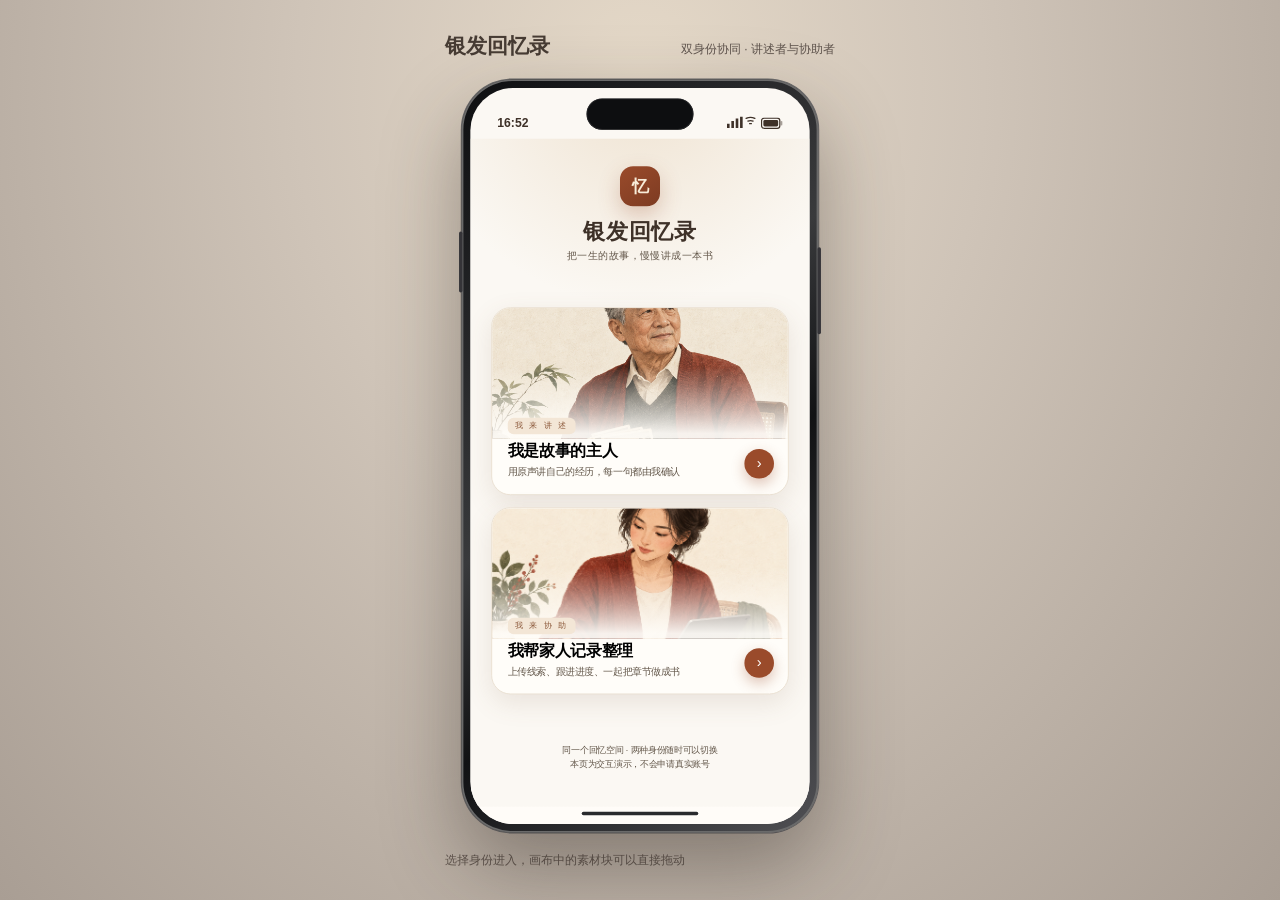
<file: 银发回忆录_双端协同App/app.html>
<!doctype html>
<html lang="zh-CN">
<head>
  <meta charset="utf-8">
  <meta name="viewport" content="width=device-width, initial-scale=1, viewport-fit=cover">
  <meta name="theme-color" content="#f8f3eb">
  <title>银发回忆录 · 双身份协同</title>
  <link rel="stylesheet" href="style.css">
  <link rel="stylesheet" href="style-final.css">
  <link rel="stylesheet" href="dual.css">
</head>
<body>
  <div class="stage">
    <div class="stage-caption"><span>银发回忆录</span><small>双身份协同 · 讲述者与协助者</small></div>
    <div class="phone" aria-label="iPhone 原型">
      <div class="side-button side-button-left"></div><div class="side-button side-button-right"></div>
      <div class="device-screen">
        <div class="dynamic-island"></div>
        <div class="status-bar"><span id="clock">9:41</span><div class="status-icons"><svg viewBox="0 0 35 16" aria-hidden="true"><path d="M1 14h3V9H1zm5 0h3V6H6zm5 0h3V3h-3zm5 0h3V1h-3z" fill="currentColor"/><path d="M23 3a12 12 0 0 1 10 0M25 6a9 9 0 0 1 6 0M27 9a5 5 0 0 1 2 0" fill="none" stroke="currentColor" stroke-width="1.5" stroke-linecap="round"/></svg><svg viewBox="0 0 25 13" aria-hidden="true"><rect x=".7" y=".7" width="21" height="11.6" rx="3" fill="none" stroke="currentColor" stroke-width="1.4"/><rect x="2.8" y="2.8" width="17" height="7.4" rx="1.7" fill="currentColor"/><rect x="22.8" y="4" width="2" height="5" rx="1" fill="currentColor" opacity=".45"/></svg></div></div>
        <main id="viewport" class="viewport" aria-live="polite"></main>
        <nav id="tabbar" class="tabbar" aria-label="主要页面"></nav>
        <div class="home-indicator"></div>
      </div>
    </div>
    <div class="stage-note">选择身份进入，画布中的素材块可以直接拖动</div>
  </div>
  <div id="toast" class="toast" role="status"></div>
  <script src="app.js"></script>
  <script src="app-extra.js"></script>
  <script src="app-final.js"></script>
  <script src="book-content.js"></script>
  <script src="dual.js"></script>
</body>
</html>
</file>
<file: 银发回忆录_双端协同App/style.css>
:root{--paper:#fbf8f3;--white:#fffdf9;--ink:#3e3128;--muted:#63574a;--line:#e9dfd0;--red:#9a4b2b;--green:#5a7050;--tan:#a87e54;--accent:#9a4b2b;--serif:'Noto Serif SC','Songti SC',serif;--sans:-apple-system,BlinkMacSystemFont,'SF Pro Text','SF Pro Display','PingFang SC','Helvetica Neue',sans-serif;
/* 动效 tokens（全 App 唯一动效标尺） */
--duration-press:100ms;--duration-enter:300ms;--duration-page:400ms;--duration-ritual:600ms;
--ease-enter:cubic-bezier(0,0,.2,1);--ease-exit:cubic-bezier(.4,0,1,1);--ease-ritual:cubic-bezier(.05,.7,.1,1)}
.book-page{z-index:2}
.tab{min-width:54px}.tabbar{padding-left:5px;padding-right:5px}.tabbar .tab{font-size:11px}.quick-grid{display:grid;grid-template-columns:1fr 1fr;gap:9px;margin-bottom:10px}.quick-grid button{min-height:54px;border:1px solid var(--line);border-radius:14px;background:var(--white);color:#735647;text-align:left;padding:12px;font-size:12px;font-weight:600}.view-switch{display:flex;background:#eee7df;border-radius:12px;padding:4px;margin:18px 0 15px}.view-switch button{flex:1;border:0;background:none;padding:9px 5px;border-radius:9px;color:var(--muted);font-size:12px}.view-switch button.selected{background:var(--white);color:var(--red);font-weight:700;box-shadow:0 2px 8px #55433417}.event-card{margin-bottom:10px;overflow:hidden}.event-main{display:flex;align-items:center;gap:10px;padding:13px}.event-main strong{display:block;font-size:14px}.event-main small{display:block;color:var(--muted);font-size:10px;margin-top:4px}.event-main>span{margin-left:auto;white-space:nowrap;color:var(--muted);font-size:11px}.event-main .play{border-radius:12px}.event-body{padding:15px;border-top:1px solid var(--line);animation:fade .25s}.event-body small{color:var(--red);font-size:11px}.event-body p,.story-text{font-family:var(--serif);font-size:14px;line-height:1.8}.event-body .record-actions{margin-top:12px}.event-body .record-actions button{font-size:11px;padding:8px;min-height:38px}.segment-dialog{max-height:70%;overflow:auto}.pro-strip{display:flex;gap:9px;overflow-x:auto;scrollbar-width:none;margin:0 -22px;padding:2px 22px 14px}.pro-card{min-width:125px;width:125px;text-align:left;border:1px solid var(--line);border-radius:16px;background:#f6eee7;padding:12px;position:relative}.pro-card strong,.pro-card small,.pro-card>span:last-child{display:block;margin-top:6px}.pro-card strong{font-size:13px}.pro-card small{font-size:10px;color:var(--muted)}.pro-card>span:last-child{font-size:10px;color:var(--red)}.initial-avatar{width:38px;height:38px;border-radius:50%;display:inline-grid;place-items:center;font-family:var(--serif);font-size:18px;background:#ddcbbb;color:#674635;flex:none}.initial-avatar.large{width:78px;height:78px;font-size:36px}.live-pill{font-style:normal;background:#b65244;color:white;padding:2px 5px;border-radius:4px;font-size:9px}.pro-card .live-pill{position:absolute;top:16px;right:7px}.community-card{overflow:hidden;margin-bottom:15px}.community-author{display:flex;align-items:center;gap:9px;padding:13px}.community-author strong{font-size:13px;display:block}.community-author small{font-size:10px;color:var(--muted);display:block}.community-author .live-pill{margin-left:auto;white-space:nowrap}.community-photo{width:100%;height:176px;border:0;padding:0;position:relative;overflow:hidden;text-align:left}.community-photo img{width:100%;height:100%;object-fit:cover;filter:sepia(.1)}.community-photo span{position:absolute;left:16px;bottom:13px;color:white;background:#241d18a8;border-radius:5px;padding:4px 8px;font-family:var(--serif)}.community-card>p{padding:8px 14px 0;font-family:var(--serif);font-size:13px;line-height:1.7;margin:0}.community-actions{display:flex;justify-content:space-between;padding:10px 14px 13px}.community-actions button{border:0;background:none;color:#8f685c;font-size:11px}.detail-photo{height:210px;border-radius:16px;position:relative;overflow:hidden}.detail-photo img{height:100%;width:100%;object-fit:cover}.detail-photo span{position:absolute;right:10px;bottom:10px;background:#201c17a8;color:white;padding:4px 6px;border-radius:4px;font-size:9px}.mini-form,.full-form{display:grid;gap:13px;margin:15px 0 22px}.mini-form textarea,.full-form textarea,.full-form input,.full-form select{width:100%;border:1px solid #d8c9b8;background:var(--white);border-radius:13px;padding:13px;outline:none;color:var(--ink);font:inherit;font-size:13px}.mini-form textarea,.full-form textarea{resize:vertical;min-height:100px}.full-form label{font-size:12px;color:#5f5751;font-weight:600}.full-form label input,.full-form label textarea,.full-form label select{margin-top:7px}.option-row{width:100%;display:flex;align-items:center;justify-content:space-between;gap:12px;border:1px solid var(--line);background:var(--white);padding:13px;border-radius:15px;margin-bottom:9px;text-align:left;color:var(--ink);font-size:13px}.option-row.selected{border:2px solid var(--red);background:#fff8f4}.option-row strong,.option-row small{display:block}.option-row strong{font-size:14px}.option-row small{color:var(--muted);font-size:10px;margin-top:4px}.option-row b{color:var(--red);white-space:nowrap;font-size:12px}.tier-row{display:flex;gap:6px;overflow-x:auto;margin-bottom:16px}.tier-row button{flex:1;min-width:71px;border:1px solid var(--line);border-radius:12px;padding:9px 5px;background:var(--white)}.tier-row button.selected{border:2px solid var(--red);background:#fff8f4;color:var(--red)}.tier-row strong,.tier-row small{display:block;white-space:nowrap}.tier-row strong{font-size:12px}.tier-row small{font-size:10px;color:var(--muted);margin-top:5px}.price-total{display:flex;justify-content:space-between;align-items:center;padding:17px;margin:20px 0}.price-total strong{font-family:var(--serif);font-size:24px}.success-orb{width:79px;height:79px;margin:74px auto 24px;border-radius:50%;background:#e5f0e9;border:2px solid var(--green);color:var(--green);display:grid;place-items:center;font-size:44px}.reader-extra{display:flex;flex-wrap:wrap;gap:8px;margin:15px 0}.reader-extra button{flex:1;min-width:98px;white-space:nowrap;font-size:11px;padding:8px}.photo-added{width:100%;display:flex;gap:12px;align-items:center;text-align:left;border:1px solid var(--line);border-radius:14px;background:var(--white);padding:10px;margin-bottom:8px}.photo-added span:nth-child(2){flex:1}.photo-added strong,.photo-added small{display:block}.photo-added small{color:var(--muted);font-size:10px;margin-top:4px}.mini-photo{width:43px;height:43px;border-radius:11px;background:#dfd0bd;color:#766252;display:grid;place-items:center;font-size:20px}.upload-preview{height:220px;border-radius:17px;overflow:hidden;margin:17px 0}.upload-preview img{width:100%;height:100%;object-fit:cover}.topic-feature{padding:0;width:100%;overflow:hidden;text-align:left;border:1px solid var(--line);background:var(--white);margin:20px 0}.topic-feature img{width:100%;height:155px;object-fit:cover}.topic-feature div{padding:15px}.topic-feature small{color:var(--red);font-size:11px}.topic-feature p{font-family:var(--serif);font-size:17px;margin:5px 0 2px;line-height:1.6}.readiness{background:#f1e8dc;padding:15px;border-radius:17px;margin:22px 0}.readiness p{margin:7px 0;font-size:14px;color:#5b5854}.pro-profile{text-align:center;background:#f0e7dc;border-radius:22px;padding:25px 16px}.pro-profile h1{font-family:var(--serif);font-size:25px;margin:10px 0 4px}.pro-profile p{font-size:12px;color:var(--muted)}.pro-profile .live-pill{display:inline-block;margin-top:4px}
.xiaoyi-teaser{width:100%;display:flex;align-items:center;gap:12px;border:1px solid #d9d0be;background:#f0ebe1;border-radius:17px;text-align:left;padding:8px 12px;margin-bottom:9px}.xiaoyi-teaser img{width:51px;height:51px;object-fit:cover;border-radius:13px}.xiaoyi-teaser span{flex:1}.xiaoyi-teaser strong,.xiaoyi-teaser small{display:block}.xiaoyi-teaser strong{font-family:var(--serif);font-size:14px}.xiaoyi-teaser small{font-size:10px;color:#6d6b64;margin-top:4px}.xiaoyi-teaser b{color:var(--red);font-size:20px;font-weight:400}.xiaoyi-card{display:flex;align-items:center;gap:13px;padding:12px;margin:17px 0;background:#f1eee6;border-color:#d6ccbc}.xiaoyi-portrait{position:relative;flex:none}.xiaoyi-portrait img{width:75px;height:75px;object-fit:cover;object-position:center 24%;border-radius:17px;border:1px solid #cabda9}.xiaoyi-portrait i{position:absolute;right:-2px;bottom:-2px;width:12px;height:12px;border-radius:50%;background:#6c8978;border:2px solid #f1eee6}.xiaoyi-card.speaking .xiaoyi-portrait i{animation:listen-pulse 1.8s ease-in-out infinite}.xiaoyi-info{flex:1;min-width:0}.xiaoyi-info strong{font-family:var(--serif);font-size:16px}.xiaoyi-info strong small{font-family:var(--sans);font-size:10px;color:var(--muted);font-weight:400}.xiaoyi-info p{font-size:11px;line-height:1.5;color:#61615c;margin:5px 0 7px}.xiaoyi-info button{border:1px solid #8b9c8f;color:#5a7050;background:#fffdf9;border-radius:9px;padding:7px 9px;font-size:10px;font-weight:600}@keyframes listen-pulse{50%{box-shadow:0 0 0 5px #6c897844;transform:scale(1.13)}}
*{box-sizing:border-box}html,body{margin:0;min-height:100%;font-family:var(--sans);color:var(--ink)}button{font:inherit;cursor:pointer}button:focus-visible,[tabindex]:focus-visible{outline:3px solid #cc8c50;outline-offset:3px}img{display:block;max-width:100%}.stage{min-height:100vh;background:radial-gradient(ellipse at 50% 10%,#e5d9c8 0,#cfc4b8 38%,#a99e94 100%);display:flex;align-items:center;justify-content:center;flex-direction:column;padding:38px 12px 42px;gap:16px}.stage-caption{width:390px;max-width:100%;display:flex;justify-content:space-between;align-items:baseline;color:#473c34}.stage-caption span{font-family:var(--serif);font-weight:700;font-size:21px}.stage-caption small,.stage-note{font-size:12px;color:#60554e}.phone{width:410px;height:866px;padding:10px;position:relative;border-radius:58px;background:linear-gradient(135deg,#0d0e10,#393a3c 44%,#111214 62%,#515155);box-shadow:0 38px 90px #2a231f66,0 0 0 1px #666669, inset 0 0 0 2px #6a6a6a;max-width:calc(100vw - 24px)}.side-button{position:absolute;background:#353438;width:4px;border-radius:3px}.side-button-left{left:-3px;top:175px;height:70px}.side-button-right{right:-3px;top:193px;height:100px}.device-screen{position:relative;overflow:hidden;background:var(--paper);border-radius:49px;width:100%;height:100%;display:flex;flex-direction:column}.dynamic-island{position:absolute;z-index:30;top:12px;left:50%;transform:translateX(-50%);width:123px;height:36px;border-radius:22px;background:#0d0e10;box-shadow:inset 0 0 0 1px #252628}.status-bar{height:58px;flex:none;display:flex;align-items:flex-end;justify-content:space-between;padding:0 31px 10px;font-size:14px;font-weight:700;position:relative;z-index:20}.status-icons{display:flex;gap:5px;align-items:center}.status-icons svg:first-child{width:35px}.status-icons svg:last-child{width:25px}.viewport{flex:1;overflow:hidden;position:relative}.screen{height:100%;overflow-y:auto;overscroll-behavior:contain;scrollbar-width:none;padding:12px 22px 28px;animation:screen-in .34s cubic-bezier(.2,.8,.2,1)}.screen::-webkit-scrollbar{display:none}.screen.subscreen{padding-bottom:38px}.tabbar{height:72px;flex:none;border-top:1px solid #e9e1d8;background:#fffcf8e8;backdrop-filter:blur(18px);display:flex;align-items:stretch;justify-content:space-around;padding:7px 9px 9px;z-index:10}.tabbar.hidden{display:none}.tab{border:0;background:none;color:#85817b;display:flex;flex-direction:column;align-items:center;justify-content:center;gap:3px;min-width:68px;font-size:11px;position:relative}.tab svg{height:24px;width:24px;stroke:currentColor;stroke-width:1.8;fill:none;stroke-linecap:round;stroke-linejoin:round}.tab.active{color:var(--red);font-weight:700}.tab.active:after{content:'';width:4px;height:4px;background:var(--red);border-radius:50%;position:absolute;bottom:1px}.home-indicator{height:20px;flex:none;display:flex;justify-content:center;align-items:flex-start;padding-top:6px;background:#fffcf8}.home-indicator:before{content:'';height:4px;width:134px;border-radius:9px;background:#292a2d}.topline{display:flex;justify-content:space-between;align-items:center;margin:0 0 16px}.eyebrow{font-size:11px;letter-spacing:2px;color:var(--red);font-weight:700}.tiny-action{background:none;border:none;color:var(--muted);padding:8px;font-size:12px}.hello{font-family:var(--serif);font-size:31px;line-height:1.35;letter-spacing:-1px;margin:8px 0 3px}.subtext{font-size:13px;color:var(--muted);line-height:1.65;margin:0}.hero{background:#e8d9c8;border-radius:24px;min-height:193px;position:relative;overflow:hidden;margin:21px 0 21px;display:flex;align-items:flex-end;box-shadow:0 12px 24px #66503f12}.hero img{width:100%;height:100%;position:absolute;inset:0;object-fit:cover;object-position:center 34%}.hero:after{content:'';position:absolute;inset:0;background:linear-gradient(180deg,transparent 16%,#2d241c88 100%)}.hero-text{position:relative;z-index:2;color:white;padding:19px}.hero-text small{font-size:11px;opacity:.9}.hero-text h2{font-family:var(--serif);font-size:21px;margin:5px 0;line-height:1.4}.hero-text span{font-size:12px;opacity:.9}.round-arrow{position:absolute;z-index:3;right:18px;bottom:19px;width:36px;height:36px;border:1px solid #fff8;background:#fff4;border-radius:50%;color:white;font-size:22px}.section-head{display:flex;align-items:baseline;justify-content:space-between;margin:23px 0 12px}.section-head h2{font-size:18px;font-family:var(--serif);margin:0}.section-head button{border:0;background:none;color:var(--red);font-size:12px;padding:5px}.soft-card{background:var(--white);border:1px solid var(--line);border-radius:19px;box-shadow:0 5px 17px #7158410a}.primary{min-height:54px;padding:13px 18px;background:var(--red);border:0;border-radius:17px;color:white;font-weight:700;font-size:16px;box-shadow:0 7px 16px #9a4b2b33;transition:transform .2s,box-shadow .2s}.primary:hover{box-shadow:0 10px 22px #9a4b2b44}.primary:active,.book-cover:active,.person-card:active{transform:scale(.97)}.primary.green{background:var(--green);box-shadow:0 7px 16px #5a705030}.primary.full{width:100%}.ghost{border:1px solid var(--line);background:#fffcf8;border-radius:15px;padding:11px 16px;color:var(--ink);font-weight:600}.voice-cta{padding:17px;display:flex;gap:14px;align-items:center}.mic-orb{width:48px;height:48px;background:#f3e0d9;color:var(--red);border-radius:16px;display:grid;place-items:center;flex:none}.voice-cta strong{font-size:16px}.voice-cta p{margin:3px 0 0;color:var(--muted);font-size:12px}.voice-cta button{border:0;background:none;color:var(--red);font-size:21px;margin-left:auto;padding:9px}.metrics{display:flex;gap:10px;margin-top:11px}.metric{flex:1;padding:13px 14px;position:relative}.metric strong{font-size:22px;font-family:var(--serif);display:block}.metric span{font-size:11px;color:var(--muted)}.unread-dot{width:8px;height:8px;border-radius:50%;background:#d94237;display:inline-block;box-shadow:0 0 0 3px #fce8e5}.metric .unread-dot{position:absolute;right:16px;top:17px}.people-strip{display:flex;gap:11px;overflow-x:auto;margin:0 -22px;padding:2px 22px 14px;scrollbar-width:none}.people-strip::-webkit-scrollbar{display:none}.person-card{min-width:130px;max-width:130px;padding:12px;text-align:left;border:1px solid var(--line);background:var(--white);border-radius:19px;transition:transform .2s;position:relative}.avatar{object-fit:cover;border-radius:50%;background:#eadacc;flex:none;border:2px solid #fff;box-shadow:0 1px 5px #40302021}.person-card .avatar{width:48px;height:48px}.person-card .name{font-weight:700;display:block;margin-top:7px}.person-card .rel{color:var(--muted);font-size:11px}.person-card .counts{margin-top:8px;font-size:11px;color:#75665e}.person-card .unread-dot{position:absolute;top:17px;right:16px}.timeline-peek{display:flex;gap:12px;align-items:center;padding:10px;text-align:left;border:1px solid var(--line);width:100%;background:var(--white);border-radius:18px}.timeline-peek img{width:78px;height:76px;object-fit:cover;border-radius:12px}.timeline-peek small{color:var(--red);font-size:11px}.timeline-peek strong{display:block;font-family:var(--serif);font-size:15px;margin:4px 0}.timeline-peek span{font-size:11px;color:var(--muted)}.timeline-peek b{margin-left:auto;color:var(--red);font-weight:400;font-size:20px}.backline{display:flex;align-items:center;gap:12px;margin-bottom:19px}.back{border:0;background:#fff9;border-radius:13px;width:38px;height:38px;font-size:21px;color:var(--ink)}.backline span{font-weight:700;font-size:15px}.subheading{font-family:var(--serif);font-size:28px;margin:4px 0 6px}.filter-row{display:flex;gap:7px;overflow-x:auto;padding:3px 0 13px;scrollbar-width:none}.filter-row button,.segment-tabs button{border:1px solid var(--line);background:#fff9;border-radius:100px;padding:8px 13px;font-size:12px;color:var(--muted);white-space:nowrap}.filter-row button.selected,.segment-tabs button.selected{background:var(--ink);border-color:var(--ink);color:white}.relation-map{height:290px;position:relative;background:linear-gradient(135deg,#fbf7f1,#efe6da);border:1px solid var(--line);border-radius:24px;overflow:hidden;margin:12px 0 18px}.relation-map svg{position:absolute;inset:0;width:100%;height:100%}.relation-map line{stroke:#bbab9b;stroke-width:1.2;stroke-dasharray:3 4}.map-node{position:absolute;transform:translate(-50%,-50%);width:71px;height:85px;background:none;border:0;display:flex;flex-direction:column;align-items:center;gap:3px;color:var(--ink);font-size:11px;font-weight:700}.map-node img{width:48px;height:48px;border-radius:50%;object-fit:cover;box-shadow:0 3px 10px #56463233;border:2px solid white}.map-node.center img{width:57px;height:57px;border:3px solid #d5aa89}.map-node.center{width:90px}.map-node .unread-dot{position:absolute;top:0;right:8px}.person-list{display:grid;gap:9px}.person-row{width:100%;padding:11px 13px;display:flex;align-items:center;gap:11px;text-align:left;background:var(--white);border:1px solid var(--line);border-radius:16px}.person-row .avatar{width:47px;height:47px}.person-row strong{display:block;font-size:14px}.person-row small{font-size:11px;color:var(--muted)}.person-row .row-right{margin-left:auto;display:flex;align-items:center;gap:8px;color:var(--red);font-size:12px}.profile-hero{display:flex;align-items:center;gap:16px;padding:18px;background:#f2e8db;border-radius:22px;margin-bottom:15px}.profile-hero .avatar{width:78px;height:78px}.profile-hero h1{font-family:var(--serif);font-size:23px;margin:0 0 5px}.profile-hero p{margin:0;color:var(--muted);font-size:12px}.profile-stats{display:flex;gap:8px;margin-bottom:17px}.profile-stats div{flex:1;background:var(--white);border:1px solid var(--line);padding:11px;border-radius:14px;text-align:center}.profile-stats strong{display:block;font-size:20px;font-family:var(--serif)}.profile-stats span{font-size:10px;color:var(--muted)}.segment-tabs{display:flex;gap:6px;overflow-x:auto;scrollbar-width:none;margin:3px 0 16px}.segment-tabs button{flex:1}.note-card{padding:15px;margin-bottom:9px;position:relative}.note-card.unread{border-color:#e8ada2}.note-card small{color:var(--red);font-size:11px}.note-card p{font-family:var(--serif);font-size:14px;line-height:1.7;margin:7px 0 10px}.note-card .unread-dot{position:absolute;right:16px;top:17px}.note-card button{background:none;border:0;padding:5px 0;color:var(--red);font-size:12px}.audio-row{display:flex;align-items:center;gap:10px;padding:12px;border:1px solid var(--line);border-radius:15px;background:var(--white);margin-bottom:8px}.play{border:0;background:#f2e0d8;color:var(--red);border-radius:50%;width:38px;height:38px;flex:none}.audio-row strong{font-size:13px;display:block}.audio-row small{color:var(--muted);font-size:10px}.audio-row .delete{margin-left:auto;border:0;background:none;color:#9f625b;font-size:12px;padding:10px}.question-prompt{padding:17px;background:#efe4d6;border-radius:18px;margin-bottom:14px}.question-prompt small{color:var(--red)}.question-prompt p{font-family:var(--serif);font-size:18px;line-height:1.6;margin:8px 0}.question-prompt span{color:var(--muted);font-size:11px}.record-panel{margin-top:24px;text-align:center}.record-orb{width:130px;height:130px;border-radius:50%;background:linear-gradient(145deg,#b9714f,#8d3f22);margin:35px auto 17px;display:grid;place-items:center;color:white;font-size:42px;box-shadow:0 0 0 14px #ebd6ce,0 0 0 28px #f2e7e0;animation:breathe 4s ease-in-out infinite}.record-orb.paused{animation:none;filter:grayscale(.3)}.wave{height:72px;display:flex;align-items:center;justify-content:center;gap:4px}.wave i{display:block;width:4px;border-radius:10px;background:#c27162;height:var(--h);animation:wave 1s ease-in-out infinite;animation-delay:var(--d)}.wave.still i{animation:none}.record-time{font-family:var(--serif);font-size:32px;letter-spacing:2px;margin:12px}.record-help{font-size:13px;color:var(--muted);line-height:1.7}.record-actions{display:flex;gap:9px;margin-top:24px}.record-actions button{flex:1}.record-preview{padding:20px;margin:22px 0}.record-preview p{line-height:1.8;color:#5d5955;font-family:var(--serif)}.photo-stream{display:flex;gap:14px;overflow-x:auto;scroll-snap-type:x mandatory;scrollbar-width:none;margin:17px -22px 0;padding:12px 46px 21px}.photo-stream::-webkit-scrollbar{display:none}.polaroid{scroll-snap-align:center;min-width:242px;width:242px;padding:10px 10px 16px;border:0;background:#fffefb;text-align:left;box-shadow:0 10px 22px #72604a2b;transform:rotate(-1.5deg);transition:transform .34s,box-shadow .34s}.polaroid:nth-child(even){transform:rotate(1.5deg)}.polaroid.active{transform:rotate(0) translateY(-6px) scale(1.02);box-shadow:0 15px 30px #72604a35}.polaroid img{width:100%;height:221px;object-fit:cover}.polaroid small{font-size:11px;color:var(--red);display:block;margin:9px 2px 3px}.polaroid strong{font-family:var(--serif);font-size:15px;display:block;margin:0 2px}.year-rail{height:45px;display:flex;align-items:center;justify-content:center;gap:7px;margin-top:5px}.year-rail button{border:0;border-radius:50%;height:7px;width:7px;background:#c9b9a5;padding:0;transition:width .3s,background .3s}.year-rail button.active{width:25px;border-radius:10px;background:var(--red)}.timeline-detail{padding:18px;margin-top:11px}.timeline-detail small{font-size:11px;color:var(--red)}.timeline-detail h2{font-family:var(--serif);font-size:20px;margin:7px 0}.timeline-detail p{line-height:1.8;font-family:var(--serif);font-size:13px;margin:10px 0 17px;color:#504f4d}.timeline-detail .text-link{border:0;background:none;color:var(--red);font-size:12px;padding:0}.books-grid{display:grid;grid-template-columns:repeat(3,1fr);gap:11px;margin:18px 0}.book-tile{text-align:center;border:0;background:none;padding:0;color:var(--ink)}.book-cover{height:145px;position:relative;border-radius:3px 11px 11px 3px;box-shadow:6px 9px 13px #44342e3b,inset 4px 0 6px #0004;padding:20px 9px;color:#fff;transition:transform .25s}.book-cover:before{content:'';position:absolute;left:6px;top:0;bottom:0;border-left:1px solid #fff6}.book-cover .cover-mark{font-size:10px;letter-spacing:2px;opacity:.8}.book-cover h3{font-family:var(--serif);font-size:20px;line-height:1.4;margin:25px 0 5px;writing-mode:vertical-rl;letter-spacing:3px}.book-cover .cover-foot{position:absolute;bottom:12px;right:9px;font-size:9px;opacity:.8}.book-tile>strong{display:block;font-size:12px;margin:12px 0 3px}.book-tile>small{font-size:10px;color:var(--muted)}.book-note{padding:15px;color:#6d655d;font-size:12px;line-height:1.8}.book-reader-head{text-align:center;margin:9px 0 18px}.book-reader-head small{color:var(--red);font-size:11px}.book-reader-head h1{font-family:var(--serif);font-size:25px;margin:4px 0}.book-stage{height:480px;position:relative;perspective:1300px;display:flex;align-items:center;justify-content:center;touch-action:pan-y}.paper-stack{width:292px;height:442px;position:relative;filter:drop-shadow(0 17px 20px #503c2f39)}.paper-stack:before,.paper-stack:after{content:'';position:absolute;inset:5px -5px -5px 5px;background:#e8dbca;border-radius:3px 11px 11px 3px;box-shadow:1px 1px 2px #806b57}.paper-stack:after{inset:2px -2px -2px 2px;background:#f5eee2}.book-page{position:absolute;inset:0;background:#fffdf7;border-radius:3px 10px 10px 3px;box-shadow:inset 9px 0 16px #d4c1aa66,3px 3px 7px #5c46362b;padding:35px 31px 30px;transform-origin:left center;backface-visibility:hidden;overflow:hidden}.book-page.flipping-next{animation:flip-next .65s cubic-bezier(.25,.7,.2,1)}.book-page.flipping-prev{animation:flip-prev .65s cubic-bezier(.25,.7,.2,1)}.book-page .page-number{position:absolute;bottom:23px;right:30px;color:#a2917c;font-size:11px}.book-page .chapter-label{color:var(--red);font-size:11px;letter-spacing:2px}.book-page h2{font-family:var(--serif);font-size:25px;line-height:1.5;margin:15px 0}.book-page p{font-family:var(--serif);font-size:14px;line-height:1.95;white-space:pre-line;color:#3b3936}.book-page .page-photo{height:155px;width:100%;object-fit:cover;margin:20px 0 15px}.book-page .caption{color:#8e7b67;font-size:11px;font-family:var(--sans)}.book-page.cover-page{color:white;text-align:center;padding-top:95px;box-shadow:inset 8px 0 14px #0004,5px 7px 17px #503c2f53}.book-page.cover-page .chapter-label{color:#fff9}.book-page.cover-page h2{font-size:35px;margin:43px 0 10px}.book-page.cover-page p{color:#fff9;font-size:12px}.book-page.cover-page .cover-line{width:40px;height:1px;background:#fff9;margin:33px auto}.reader-controls{display:flex;align-items:center;justify-content:space-between;margin-top:7px}.reader-controls button{border:1px solid var(--line);background:#fff9;border-radius:50%;width:45px;height:45px;color:var(--red);font-size:22px}.reader-controls button:disabled{opacity:.3}.reader-controls span{font-size:12px;color:var(--muted)}.delete-modal{position:absolute;inset:0;background:#201d1b6e;display:flex;align-items:flex-end;z-index:50;animation:fade .2s}.delete-modal .dialog{background:#fffaf4;border-radius:25px 25px 0 0;padding:22px 22px 38px;width:100%;animation:sheet-up .3s cubic-bezier(.2,.7,.2,1)}.dialog h2{font-family:var(--serif);font-size:19px;margin:0 0 7px}.dialog p{font-size:13px;color:var(--muted);line-height:1.7;margin:0 0 18px}.dialog .record-actions{margin-top:0}.dialog .danger{background:#9e4138;color:white;border:0}.empty{border:1px dashed #d6c7b6;border-radius:18px;padding:25px 18px;color:var(--muted);font-size:13px;line-height:1.7;text-align:center}.toast{position:fixed;z-index:100;bottom:28px;left:50%;transform:translate(-50%,20px);opacity:0;pointer-events:none;background:#2a2928;color:white;border-radius:12px;padding:11px 18px;font-size:12px;transition:opacity .25s,transform .25s}.toast.show{opacity:1;transform:translate(-50%,0)}@keyframes screen-in{from{opacity:.55;transform:translateX(18px)}to{opacity:1;transform:translateX(0)}}@keyframes fade{from{opacity:0}to{opacity:1}}@keyframes sheet-up{from{transform:translateY(100%)}to{transform:translateY(0)}}@keyframes flip-next{0%{transform:rotateY(0)}45%{transform:rotateY(-74deg);filter:brightness(.82)}100%{transform:rotateY(-180deg);opacity:0}}@keyframes flip-prev{0%{transform:rotateY(-180deg);opacity:0}55%{transform:rotateY(-74deg);filter:brightness(.84);opacity:1}100%{transform:rotateY(0)}}@keyframes breathe{50%{transform:scale(1.06);box-shadow:0 0 0 19px #ebd6ce,0 0 0 35px #f2e7e0}}@keyframes wave{50%{transform:scaleY(.36)}}@media(max-height:940px) and (min-width:500px){.stage{padding:13px}.phone{transform:scale(.87);margin:-53px 0}.stage-caption,.stage-note{width:390px}}@media(max-width:499px){.stage{padding:0;background:#151517;gap:0}.stage-caption,.stage-note{display:none}.phone{width:100vw;height:100dvh;max-width:none;padding:0;border-radius:0;box-shadow:none;background:none}.device-screen{border-radius:0}.dynamic-island{top:7px}.side-button{display:none}.status-bar{height:54px}.home-indicator{height:20px}}@media(prefers-reduced-motion:reduce){*,*:before,*:after{animation-duration:.01ms!important;transition-duration:.01ms!important;scroll-behavior:auto!important}}

/* ===== 适老化底座（设计指导汇总版 2026-09-17） ===== */
/* 触控目标 ≥ 44pt */
.record-actions button,.primary,.ghost:not(.need-act),.ob-next,.ob-skip,.guide-actions button,.upload-options button,.mat-cat,.option-row{min-height:44px}
/* 动效降级：reduced-motion 时位移/旋转归零，仅保留极短淡入 */
@media (prefers-reduced-motion:reduce){
 *,*::before,*::after{animation-duration:.01ms!important;animation-iteration-count:1!important;transition-duration:.01ms!important;scroll-behavior:auto!important}
}
</file>
<file: 银发回忆录_双端协同App/style-final.css>
/* Refined interaction layer, while retaining the original mobile color tokens and shell. */
.tabbar{display:grid;grid-template-columns:repeat(5,1fr);align-items:center;padding:4px 7px 7px;gap:0}
.tabbar .tab{position:relative;min-width:0}
.tabbar .tab svg{width:23px;height:23px}
.tabbar .tab-upload{margin-top:-27px}
.tabbar .tab-upload svg{width:42px;height:42px;padding:11px;background:#9a4b2b;border-radius:50%;color:#fff;stroke-width:2.2;box-shadow:0 8px 18px #9a4b2b4a;border:3px solid #faf6f0}
.tabbar .tab-upload span{font-size:10px}
.final-home .hello{margin:7px 0 5px;font-size:27px;line-height:1.25}
.assistant-mini{display:flex;gap:10px;align-items:center;margin:16px 0 14px;padding:8px 10px;background:#efe7da;border:1px solid #d8c7b2;border-radius:15px;box-shadow:0 4px 16px #66462a0a}
.assistant-mini img{width:48px;height:48px;object-fit:cover;object-position:top;border-radius:12px;filter:saturate(.8)}
.assistant-mini div{display:flex;flex-direction:column;flex:1;min-width:0;gap:3px}
.assistant-mini strong{font-size:13px;color:#46372b}
.assistant-mini span{font-size:11px;line-height:1.35;color:#726354;display:-webkit-box;-webkit-line-clamp:2;-webkit-box-orient:vertical;overflow:hidden}
.assistant-mini button{border:0;background:#fffdf7;color:#a63b30;border-radius:10px;font-size:11px;padding:8px 10px;white-space:nowrap}
.guide-card{height:217px;position:relative;border-radius:20px;overflow:hidden;padding:0;box-shadow:0 10px 26px #4c322a25}
.guide-card>img{width:100%;height:100%;object-fit:cover;display:block;filter:saturate(.75)}
.guide-scrim{position:absolute;inset:0;background:linear-gradient(0deg,#211910df 0%,#2119109e 48%,transparent 100%)}
.guide-content{position:absolute;inset:auto 17px 14px;color:#fff}
.guide-content small{font-size:10px;letter-spacing:.5px;opacity:.86}
.guide-content h2{font-size:21px;font-family:"Songti SC",serif;margin:4px 0}
.guide-content p{font-size:12px;line-height:1.5;margin:0 0 11px}
.guide-actions{display:flex;gap:7px}.guide-actions button{border:1px solid #ffffffad;border-radius:10px;background:#fffaf1;color:#a6342a;padding:8px 13px;font-size:11px;font-weight:600}
.guide-actions button+button{background:#ffffff24;color:#fff}
.direct-record{display:flex;align-items:center;gap:12px;width:100%;background:linear-gradient(145deg,#a85431,#8d3f22);border:0;border-radius:18px;margin:12px 0;padding:14px 16px;min-height:64px;text-align:left;color:#fdf6ec;box-shadow:0 10px 24px #9a4b2b33;transition:transform var(--duration-press) var(--ease-enter)}
.direct-record:active{transform:scale(.98)}
.direct-record .mic-orb{width:42px;height:42px;background:#ffffff2e;color:#fff;border-radius:50%;display:grid;place-items:center;font-size:12px;box-shadow:none;flex:none}
.direct-record>span:nth-child(2){display:flex;flex-direction:column;gap:2px;flex:1}.direct-record strong{font-size:16px;color:#fff}.direct-record small{font-size:12px;color:#f3e2d2}.direct-record b{font-size:21px;color:#fff}
.home-counters{display:grid;grid-template-columns:1fr 1fr;gap:9px;margin:13px 0}
.home-counters .metric{position:relative;text-align:left;border:1px solid #eadfd4;min-height:65px}.home-counters strong{font-size:21px;display:block}.home-counters span{font-size:10px;line-height:1.35;display:block}.home-counters .unread-dot{position:absolute;right:12px;top:14px}
.clue-grid{display:grid;grid-template-columns:repeat(2,1fr);gap:9px;margin-bottom:20px}
.clue-grid button{background:#fff;border:1px solid #e7d9c7;border-radius:13px;padding:5px;text-align:left;display:flex;flex-direction:column;overflow:hidden}
.clue-grid img{width:100%;height:91px;object-fit:cover;border-radius:9px;filter:saturate(.72)}
.clue-grid button:nth-child(1) img{filter:grayscale(1) contrast(1.1)}
.clue-grid small{color:#8a7968;font-size:9px;margin:5px 5px 2px}.clue-grid strong{font-size:12px;margin:0 5px 6px;color:#49372b}
.guide-row{display:flex;gap:10px;width:100%;background:#fff;border:1px solid #e8dacb;border-radius:15px;padding:8px;margin-bottom:8px;text-align:left;color:#3d3129}
.guide-row img{width:65px;height:70px;object-fit:cover;border-radius:9px}.guide-row:nth-of-type(2n) img{filter:grayscale(.7)}
.guide-row span{display:flex;flex-direction:column;flex:1;min-width:0;gap:3px}.guide-row small{font-size:10px;color:#9a8175}.guide-row strong{font-size:13px}.guide-row em{font-size:10px;color:#73685c;font-style:normal;line-height:1.4}.guide-row b{align-self:center;color:#ae3b30}
.method-card{padding:16px;margin:19px 0}.method-card strong{font-size:14px}.method-card p{font-size:12px;line-height:1.7;color:#75685e}.method-card button{border:0;background:none;color:#a5372b;font-size:12px;padding:0}
.timeline-final .assistant-mini{margin-bottom:8px}
.timeline-stage{height:252px;position:relative;overflow:hidden;margin:14px -22px 0;background:linear-gradient(120deg,#ede4d5,#faf7ef)}
.timeline-stage:before{content:"";position:absolute;top:188px;left:0;right:0;height:2px;background:linear-gradient(90deg,transparent,#aa9480,transparent)}
.timeline-track{display:flex;align-items:center;gap:15px;height:100%;padding:10px 34%;overflow-x:auto;scroll-snap-type:x mandatory;scrollbar-width:none}
.timeline-track::-webkit-scrollbar{display:none}
.timeline-photo{scroll-snap-align:center;flex:none;width:144px;height:183px;position:relative;border:0;background:#fdfbf4;padding:7px 7px 22px;transform:scale(.84) rotate(-2deg);box-shadow:0 5px 13px #3d2b2161;transition:transform .5s,box-shadow .5s;z-index:1}
.timeline-photo:nth-child(2n){transform:scale(.84) rotate(2deg)}
.timeline-photo img{width:100%;height:100%;object-fit:cover;filter:saturate(.77)}
.timeline-photo:nth-child(1) img,.timeline-photo:nth-child(2) img{filter:grayscale(1) contrast(.96)}
.timeline-photo.active,.timeline-photo:hover{transform:scale(1.13) rotate(0deg);box-shadow:0 13px 30px #3d2b2178;z-index:3}
.timeline-photo span{position:absolute;right:10px;bottom:5px;font-size:10px;color:#6d5b4c}
.timeline-years{display:flex;justify-content:space-between;gap:3px;margin:7px 0 13px}.timeline-years button{border:0;background:none;color:#998b7d;font-size:10px;padding:4px}.timeline-years button.active{font-weight:700;color:#9a4b2b;border-bottom:2px solid #9a4b2b}
.timeline-story{padding:16px}.timeline-story small{font-size:10px;color:#94715e}.timeline-story h2{font-size:18px;font-family:"Songti SC",serif;margin:6px 0}.timeline-story p{font-size:12px;line-height:1.75;color:#4d433a;margin:6px 0}.timeline-story button{margin-top:6px}
.timeline-actions{display:flex;flex-wrap:wrap;gap:7px;margin:11px 0 22px}.timeline-actions button{font-size:11px;padding:9px 10px;flex:1}
.bookshelf-final .assistant-mini{margin:14px 0 20px}
.book-shelf{display:flex;align-items:flex-end;justify-content:space-around;gap:10px;min-height:247px;padding:15px 13px 5px;background:linear-gradient(#f1e8d9,#e8dac5);border-radius:18px 18px 3px 3px;box-shadow:inset 0 8px 20px #b6a08427}
.shelf-top{height:9px;background:#7e5539;margin:0 6px;border-radius:5px 5px 0 0}.shelf-bottom{height:14px;background:linear-gradient(#8e6342,#613c29);margin:0 -3px;border-radius:0 0 6px 6px;box-shadow:0 7px 10px #3f281d26}
.shelf-book{border:0;background:none;padding:0;display:flex;flex-direction:column;align-items:center;gap:8px;width:30%;color:#46382e;font-size:11px}
.shelf-book .cover-design{width:100%;height:192px;box-shadow:inset 5px 0 7px #0005,4px 6px 8px #3e2c2869;transition:transform .4s,box-shadow .4s}
.shelf-book:hover .cover-design{transform:translateY(-13px) rotate(-2deg);box-shadow:inset 5px 0 7px #0005,10px 18px 18px #3e2c2869}
.shelf-book.book-work .cover-design{height:166px;width:91%;border-radius:2px 9px 9px 2px}
.shelf-book.book-travel .cover-design{height:145px;width:93%;border-radius:1px}
.cover-design{position:relative;overflow:hidden;background:#443126;border-radius:2px 7px 7px 2px;border-left:6px solid #3a2318}
.cover-design>img{width:100%;height:100%;object-fit:cover;filter:saturate(.65)}
.cover-life>img{object-position:top;filter:sepia(.4) saturate(.65)}.cover-work>img{filter:grayscale(.7)}.cover-travel>img{filter:saturate(.75)}
.cover-overlay{position:absolute;inset:0;display:flex;flex-direction:column;justify-content:space-between;padding:16px 9px;background:linear-gradient(transparent,#291b16d9);color:#fff;text-align:left}
.cover-overlay small{font-size:8px;letter-spacing:1px}.cover-overlay strong{font-family:"Songti SC",serif;font-size:23px;writing-mode:vertical-rl;letter-spacing:5px;align-self:center}.cover-overlay span{font-size:9px;align-self:flex-end}
.cover-work .cover-overlay{background:linear-gradient(#102b4599,#10253deb)}.cover-work .cover-overlay strong{writing-mode:horizontal-tb;letter-spacing:2px;font-size:18px}
.cover-travel .cover-overlay{background:linear-gradient(#234b3380,#153c2dbd)}.cover-travel .cover-overlay strong{writing-mode:horizontal-tb;letter-spacing:1px;font-size:18px}
.make-actions{display:flex;flex-wrap:wrap;gap:8px}.make-actions button{background:#fff;border:1px solid #e3d4c2;border-radius:12px;padding:12px;color:#5a4938;font-size:11px;flex:1;min-width:42%}
.reader-final .book-reader-head{margin:7px 0 0}.reader-final .assistant-mini{margin:9px 0 16px}
.closed-book{display:block;position:relative;width:215px;height:303px;margin:24px auto;border:0;background:none;padding:0;perspective:800px;transform:rotate(-3deg);filter:drop-shadow(15px 17px 12px #30241c55)}
.closed-book .cover-design{height:100%;width:100%;transform-origin:left;animation:book-arrive .7s both}.closed-book .cover-overlay strong{font-size:36px}
.closed-book>span{position:absolute;right:-15px;bottom:-20px;color:#9a4b2b;background:#fffaf1;padding:8px 13px;border-radius:10px;font-size:12px}
.spread-shell{position:relative;display:grid;grid-template-columns:1fr 1fr;width:100%;height:310px;margin:16px 0;background:#ede2d1;padding:5px;box-shadow:0 12px 20px #44312754;perspective:900px;border-radius:4px}
.spread-gutter{position:absolute;left:calc(50% - 5px);top:0;bottom:0;width:10px;background:linear-gradient(90deg,#6e594549,#fff7eb,#77665454);z-index:5;pointer-events:none}
.spread-page{position:relative;border:0;padding:17px 11px 18px;background:#fdfaf1;text-align:left;overflow:hidden;box-shadow:inset 0 0 18px #937e6125;color:#372c22}
.spread-page.left{border-radius:4px 0 0 4px}.spread-page.right{border-radius:0 4px 4px 0}
.spread-page small{display:block;font-size:9px;color:#9d816b;line-height:1.5}
.spread-page img{width:100%;height:95px;object-fit:cover;margin:10px 0 7px;filter:saturate(.7)}
.spread-page h3{font-family:"Songti SC",serif;font-size:14px;line-height:1.35;margin:7px 0}
.spread-page p{font-family:"Songti SC",serif;font-size:10px;line-height:1.65;white-space:pre-line;margin:5px 0;color:#554739}
.spread-page i{position:absolute;bottom:9px;left:12px;font-size:9px;color:#9a8b7c;font-style:normal}
.spread-work{background:#f6f4ef}.spread-work h3{font-family:Arial,sans-serif;letter-spacing:.5px;border-left:3px solid #315273;padding-left:5px}.spread-work img{filter:grayscale(.8)}
.spread-travel{background:#f7f6f0}.spread-travel img{height:155px;margin:8px 0}.spread-travel h3{font-size:12px}.spread-travel p{font-size:10px}
.spread-shell.turn-next .right{animation:spread-turn-next .5s both;transform-origin:left}.spread-shell.turn-prev .left{animation:spread-turn-prev .5s both;transform-origin:right}
.reader-controls{display:flex;align-items:center;justify-content:space-between;gap:10px;margin:13px 0;color:#786b5c;font-size:11px}.reader-controls button{background:#fff;border:1px solid #e0d2be;border-radius:10px;color:#7e583f;padding:8px 11px;font-size:11px}.reader-controls button:disabled{opacity:.4}
.reader-controls button{width:auto!important;min-width:81px;height:auto!important;white-space:nowrap;line-height:1.2}.reader-controls span{flex:1;text-align:center;white-space:nowrap}
.reader-extra{display:flex;gap:10px;margin:16px 0}.reader-extra button{flex:1;font-size:11px}
.fullpaper{position:relative;background:#fffcf4;box-shadow:0 11px 24px #4a372848;margin:14px 0;padding:22px 20px 38px;min-height:430px;color:#382f27}
.fullpaper>small{font-size:10px;color:#9a715b}.fullpaper>img{width:100%;max-height:230px;object-fit:cover;margin:12px 0 5px;filter:saturate(.76)}
.fullpaper h1{font-family:"Songti SC",serif;font-size:25px;line-height:1.35;margin:13px 0}
.fullpaper-text{font-family:"Songti SC",serif;white-space:pre-line;font-size:15px;line-height:1.95;color:#493b32}
.reader-segment{transition:background .25s,color .25s}.reader-segment.reading{background:#e6d8a9;color:#8f302a;box-shadow:0 0 0 3px #e6d8a9}
.fullpaper-number{position:absolute;bottom:13px;right:18px;font-size:11px;color:#ac9c87}
.fullpaper-work{background:#f8f7f2;border-top:6px solid #294f6d}.fullpaper-work h1{font-family:Arial,sans-serif;font-weight:600}.fullpaper-work>img{filter:grayscale(.7)}
.fullpaper-travel{background:#f8f7f0;border-top:6px solid #315a48}.fullpaper-travel>img{max-height:310px}
.fullpage-actions{display:flex;gap:7px}.fullpage-actions button{flex:1;background:#fff;border:1px solid #dfd2c1;border-radius:10px;padding:10px 4px;font-size:11px;color:#9c3b30}
.order-final .assistant-mini{margin:15px 0}.qty-field{display:flex;justify-content:center;align-items:center;gap:10px;margin:14px 0}.qty-field button{border:1px solid #dfd0bf;background:#fff;border-radius:12px;width:43px;height:43px;font-size:22px;color:#9a392e}.qty-field input{width:80px;text-align:center;border:1px solid #dfd0bf;border-radius:12px;height:43px;font-size:20px;background:#fff;color:#392d24}
.upload-shade{position:absolute;inset:0;z-index:30;background:#201b1894;display:flex;align-items:flex-end;animation:fade .25s}
.upload-sheet{width:100%;background:#faf6ef;border-radius:23px 23px 0 0;padding:8px 20px 25px;animation:sheet-up .35s both}
.sheet-handle{width:40px;height:4px;background:#c8b9a8;border-radius:3px;margin:0 auto 13px}.upload-sheet h2{font-family:"Songti SC",serif;font-size:21px;margin:5px 0}.upload-sheet p{font-size:11px;color:#857768;margin:5px 0 15px}
.upload-options button{display:flex;align-items:center;gap:11px;width:100%;background:#fff;border:1px solid #eadfd2;border-radius:13px;margin:7px 0;padding:9px;text-align:left;color:#514232}
.upload-options button>span:nth-child(2){flex:1;display:flex;flex-direction:column;gap:2px}.upload-options strong{font-size:13px}.upload-options small{font-size:10px;color:#8b796b}
.app-icon{display:grid;place-items:center;width:41px;height:41px;border-radius:11px;color:#fff;font-size:22px}.camera-icon{background:#3c536b}.album-icon{background:linear-gradient(135deg,#b97e65,#c1a866)}.file-icon{background:#6d8b79}
.wechat-icon{background:#31c45a;border-radius:11px}.wechat-icon i{display:grid;place-items:center;background:#fff;color:#31c45a;border-radius:50%;width:30px;height:24px;font-size:9px;font-style:normal;letter-spacing:2px}
.sheet-cancel{width:100%;background:none;border:0;color:#746458;padding:12px;margin-top:8px}
.ai-profile{display:flex;align-items:center;gap:13px;background:#eee7db;padding:12px;border-radius:16px;margin:10px 0}.ai-profile img{width:57px;height:57px;object-fit:cover;object-position:top;border-radius:13px}.ai-profile span{display:flex;flex-direction:column;gap:4px;flex:1}.ai-profile strong{font-size:17px}.ai-profile small{font-size:11px;color:#817366}.ai-profile i{width:8px;height:8px;background:#78916e;border-radius:50%;box-shadow:0 0 0 5px #dce7d7}
.ai-dialogue{display:flex;flex-direction:column;gap:9px;min-height:215px;padding:5px 0}.ai-bubble{align-self:flex-start;background:#fff;border:1px solid #e7dbcb;border-radius:15px 15px 15px 3px;padding:12px;max-width:88%;box-shadow:0 3px 10px #b09a7d12}.ai-bubble.mine{align-self:flex-end;background:#e8ede7;border-color:#cfdbce;border-radius:15px 15px 3px 15px}.ai-bubble small{font-size:10px;color:#a65e4b}.ai-bubble p{font-size:13px;line-height:1.65;margin:5px 0}.ai-bubble button{border:0;background:none;color:#a53930;font-size:11px;padding:0}
.ai-examples{display:flex;flex-wrap:wrap;gap:5px;margin:15px 0}.ai-examples button{background:#f1e7dc;border:1px solid #e3d2be;border-radius:15px;padding:7px 9px;color:#745945;font-size:10px}
.ai-compose{display:flex;gap:5px;background:#fff;border:1px solid #e1d4c5;padding:5px;border-radius:12px}.ai-compose input{flex:1;min-width:0;border:0;background:transparent;font-size:12px;outline:none;padding:7px}.ai-compose button{border:0;background:#9a4b2b;color:#fff;border-radius:9px;padding:7px 11px;font-size:11px}
.ai-voice-actions{display:flex;gap:8px;margin:10px 0}.ai-voice-actions button{flex:1;border:1px solid #d9c8b8;background:#fffaf3;color:#a23c31;border-radius:11px;padding:10px;font-size:11px}.ai-voice-actions button:first-child{background:#9a4b2b;color:#fff}
.ai-note{color:#9d8c7c;font-size:10px;line-height:1.5;margin:15px 0}
@keyframes book-arrive{from{transform:translateY(25px) rotateY(-26deg);opacity:0}to{transform:translateY(0) rotateY(0);opacity:1}}
@keyframes spread-turn-next{to{transform:rotateY(-165deg);opacity:.2}}@keyframes spread-turn-prev{to{transform:rotateY(165deg);opacity:.2}}
@media(max-width:499px){.timeline-stage{margin-left:-20px;margin-right:-20px}}
@media(prefers-reduced-motion:reduce){.timeline-photo,.cover-design,.spread-page{transition:none!important;animation:none!important}}
.community-final .assistant-mini{margin:10px 0 17px}
.live-indicator{font-size:10px;color:#a93e32}
.community-final .pro-strip{display:flex;overflow:auto;gap:9px;margin:0 -20px;padding:2px 20px 10px;scrollbar-width:none}
.community-final .pro-card{position:relative;flex:none;width:106px;min-height:144px;background:#fff;border:1px solid #e7d9c9;border-radius:14px;padding:7px;text-align:left;display:flex;flex-direction:column;color:#463b31}
.pro-face{width:100%;height:74px;object-fit:cover;object-position:top;border-radius:9px;filter:saturate(.75)}
.community-final .pro-card strong{font-size:12px;margin:5px 0 1px}.community-final .pro-card small{font-size:9px;line-height:1.3}.community-final .pro-card span{font-size:9px;color:#aa7c44;margin-top:3px}.community-final .pro-card .live-pill{position:absolute;top:10px;right:10px}
.pro-note{font-size:10px;line-height:1.55;color:#837567;background:#eee6d9;padding:10px;border-radius:10px}
.moment-card{background:#fff;border:1px solid #e6dbce;border-radius:16px;padding:12px;margin:10px 0 16px;box-shadow:0 7px 17px #5b42310d}
.moment-person{display:flex;align-items:center;gap:9px;margin-bottom:9px}
.moment-person img{width:40px;height:40px;object-fit:cover;object-position:top;border-radius:50%;border:2px solid #e9ddce}
.moment-person span{display:flex;flex-direction:column;flex:1;gap:2px}.moment-person strong{font-size:12px}.moment-person small{font-size:10px;color:#948476}.moment-person .live-pill{font-size:9px}
.moment-copy{font-size:12px;line-height:1.7;color:#53473d;margin:5px 0 10px}
.moment-photos{display:grid;grid-template-columns:2fr 1fr;grid-template-rows:71px 71px;gap:4px;border:0;background:none;padding:0;width:100%;overflow:hidden;border-radius:9px}
.moment-photos img{width:100%;height:100%;object-fit:cover;filter:saturate(.78)}.moment-photos img.big{grid-row:span 2}
.community-book-preview{display:flex;min-height:126px;margin:10px 0;border:1px solid #ddceb8;border-radius:7px;overflow:hidden;box-shadow:0 6px 15px #4a392521}
.cb-cover{position:relative;width:38%;background:#442f25;overflow:hidden}.cb-cover>img{width:100%;height:100%;object-fit:cover;filter:grayscale(.35)}.cb-cover>span{position:absolute;inset:0;display:flex;flex-direction:column;justify-content:space-between;background:linear-gradient(#2e231a35,#2e231ae3);color:#fff;padding:8px}
.cb-cover small{font-size:7px}.cb-cover strong{font-size:16px;font-family:"Songti SC",serif;line-height:1.3}.cb-cover em{font-size:8px;font-style:normal}
.cb-page{position:relative;width:62%;background:#fffcf4;padding:10px}.cb-page small{font-size:8px;color:#a59480}.cb-page h3{font-family:"Songti SC",serif;font-size:12px;margin:8px 0 5px}.cb-page p{font-family:"Songti SC",serif;font-size:9px;line-height:1.6;margin:0;color:#5b4d3f;display:-webkit-box;-webkit-line-clamp:5;-webkit-box-orient:vertical;overflow:hidden}.cb-page b{position:absolute;right:9px;bottom:6px;font-size:8px;color:#a59480}
.moment-actions{display:flex;gap:7px;align-items:center;margin-top:10px}.moment-actions button{border:0;background:#f2ede6;border-radius:9px;padding:7px 8px;color:#9e4537;font-size:10px;flex:1}
.community-detail-final .detail-photo-grid{display:grid;grid-template-columns:2fr 1fr;grid-template-rows:105px 105px;gap:5px;margin:15px 0}.detail-photo-grid img{width:100%;height:100%;object-fit:cover;border-radius:6px}.detail-photo-grid img:first-child{grid-row:span 2}.community-detail-final .story-text{font-family:"Songti SC",serif;font-size:14px;line-height:1.75}
.pro-hero{display:flex;gap:16px;align-items:center;margin:10px 0 18px}.pro-hero img{width:104px;height:125px;object-fit:cover;object-position:top;border-radius:13px}.pro-hero h1{font-family:"Songti SC",serif;font-size:24px;margin:0 0 5px}.pro-hero p{font-size:11px;color:#76685d}
.pro-workflow{padding:13px}.pro-workflow strong{font-size:13px}.pro-workflow p{font-size:11px;line-height:1.65;color:#6e6258;margin:6px 0}
.record-assistant{display:flex;gap:10px;align-items:center;background:#eae7df;border:1px solid #d9d1c4;border-radius:14px;padding:8px 10px;margin:15px 0 4px}.record-assistant img{width:42px;height:42px;object-fit:cover;object-position:top;border-radius:10px;filter:saturate(.8)}.record-assistant span{display:flex;flex-direction:column;gap:3px}.record-assistant strong{font-size:12px}.record-assistant small{font-size:11px;color:#7e7165}
.file-row{display:flex;align-items:center;gap:10px;background:#fff;border:1px solid #e2d6ca;border-radius:12px;padding:10px;margin-bottom:8px}.file-row .file-icon{width:36px;height:36px;border-radius:9px;background:#748f7a;color:#fff;display:grid;place-items:center;font-size:17px}.file-row>span:nth-child(2){flex:1;display:flex;flex-direction:column;gap:3px;min-width:0}.file-row strong{font-size:12px}.file-row small{font-size:10px;color:#8d7c6e;overflow:hidden;text-overflow:ellipsis;white-space:nowrap}.file-row button{background:none;border:0;color:#a63c30;font-size:11px}
.cb-yuzhen .cb-cover>span{background:linear-gradient(#203f5582,#192c41ec)}.cb-yuzhen .cb-page{background:repeating-linear-gradient(90deg,#fcfbf6,#fcfbf6 13px,#f3f0e7 14px)}.cb-yuzhen .cb-page h3{font-family:Arial,sans-serif;letter-spacing:1px;border-bottom:1px solid #38546a}
.cb-jianguo .cb-cover>img{filter:grayscale(1)}.cb-jianguo .cb-cover>span{background:linear-gradient(#2527275a,#202222ec)}.cb-jianguo .cb-page{background:#f3efe7}.cb-jianguo .cb-page h3{font-family:"Songti SC",serif;font-size:14px;border-left:3px solid #555;padding-left:5px}
.cb-suhua .cb-cover>span{background:linear-gradient(#8e453454,#923c36ed)}.cb-suhua .cb-page{background:#fff7ec}.cb-suhua .cb-page h3{color:#ab493d;border-top:2px solid #c07f61;padding-top:4px}
.cb-mingyuan .cb-cover>span{background:linear-gradient(#142f4270,#183b52f1)}.cb-mingyuan .cb-page{background:linear-gradient(0deg,#eef1ee,#fcfcf8)}.cb-mingyuan .cb-page h3{font-family:Arial,sans-serif;letter-spacing:1px;border-bottom:2px solid #4b7081}
.listener-note{display:flex;gap:10px;align-items:flex-start;background:#fff;border:1px solid #e6dace;border-radius:12px;padding:10px;margin:8px 0}.listener-note img{width:40px;height:40px;object-fit:cover;object-position:top;border-radius:50%}.listener-note span{flex:1}.listener-note strong{font-size:13px;color:#49382c}.listener-note p{font-size:13px;line-height:1.55;margin:4px 0 0;color:#5d5146}
.timeline-person{display:flex;align-items:center;gap:10px;width:100%;background:#eee7db;border:1px solid #ddcdbb;border-radius:13px;padding:9px 11px;margin:7px 0 2px;text-align:left;color:#504034}.timeline-person .avatar{border-radius:50%;object-fit:cover}.timeline-person span{display:flex;flex-direction:column;gap:2px;flex:1}.timeline-person strong{font-size:13px}.timeline-person small{font-size:12px;color:#76675a}.timeline-person b{font-size:20px;color:#a63c30}
.follow-teaser{display:flex;align-items:center;gap:12px;width:100%;background:linear-gradient(100deg,#e9dfd1,#f4efe5);border:1px solid #dfd0bb;border-radius:16px;padding:12px;margin:13px 0;text-align:left;color:#483727}.follow-faces{display:flex;width:88px;flex:none}.follow-faces img{width:34px;height:34px;object-fit:cover;object-position:top;border:2px solid #f3efe8;border-radius:50%;margin-right:-9px}.follow-teaser>span:nth-child(2){flex:1;display:flex;flex-direction:column;gap:3px}.follow-teaser strong{font-size:15px}.follow-teaser small{font-size:12px;color:#817364}.follow-teaser b{font-size:21px;color:#a73d30}
.follow-person{display:flex;align-items:center;gap:11px;width:100%;background:#fff;border:1px solid #e4d8cb;border-radius:13px;padding:10px;margin:8px 0;text-align:left;color:#40352e}.follow-person img{width:51px;height:51px;object-fit:cover;object-position:top;border-radius:11px}.follow-person span{display:flex;flex-direction:column;gap:4px;flex:1}.follow-person strong{font-size:15px}.follow-person small{font-size:12px;color:#77695d}.follow-person b{font-size:12px;color:#a53c30;white-space:nowrap}
.news-card{display:flex;gap:11px;width:100%;background:#fff;border:1px solid #e6d9cb;border-radius:13px;padding:12px;margin:9px 0;text-align:left;color:#4f4035}.news-card img{width:45px;height:45px;object-fit:cover;object-position:top;border-radius:10px}.news-card span{display:flex;flex-direction:column;gap:4px;flex:1;min-width:0}.news-card small{font-size:12px;color:#9b806e}.news-card strong{font-size:15px;line-height:1.45}.news-card em{font-style:normal;font-size:12px;line-height:1.5;color:#746659;display:-webkit-box;-webkit-line-clamp:2;-webkit-box-orient:vertical;overflow:hidden}.news-card b{align-self:center;color:#a53c30}
.news-author,.friend-head{display:flex;gap:11px;align-items:center;margin:10px 0 18px}.news-author img,.friend-head img{width:59px;height:59px;border-radius:12px;object-fit:cover;object-position:top}.news-author span,.friend-head span{display:flex;flex-direction:column;gap:3px}.news-author strong,.friend-head strong{font-size:16px}.news-author small,.friend-head small{font-size:12px;color:#88796b}.news-body{font-family:"Songti SC",serif;font-size:17px;line-height:1.9;color:#4b3f35;background:#fff;border-radius:13px;padding:18px;margin:14px 0 22px}
.friend-bubbles{display:flex;flex-direction:column;gap:11px;min-height:220px}.friend-bubble{background:#fff;border:1px solid #e8dccd;border-radius:13px;padding:10px;max-width:89%}.friend-bubble.mine{align-self:flex-end;background:#e7eee7;border-color:#cfdbcc}.friend-bubble small{font-size:12px;color:#ab725d}.friend-bubble p{font-size:14px;line-height:1.6;margin:6px 0}.friend-bubble .community-book-preview{width:240px;max-width:100%}
.friend-books{display:flex;gap:8px;margin:8px 0 15px}.friend-books button{flex:1;border:0;background:#f3eadf;border-radius:10px;padding:6px;color:#56483b;display:flex;flex-direction:column;align-items:center;gap:6px}.friend-books .cover-design{width:50px;height:75px}.friend-books .cover-overlay{padding:4px}.friend-books .cover-overlay small,.friend-books .cover-overlay span{display:none}.friend-books .cover-overlay strong{font-size:11px;letter-spacing:0;writing-mode:horizontal-tb}.friend-books button>strong{font-size:12px}
.shelf-book.book-work .cover-design{height:150px;width:97%;border-left:9px solid #163249;border-radius:1px 2px 2px 1px;transform:rotate(-2deg)}.shelf-book.book-work .cover-overlay:before{content:"";position:absolute;inset:12px 0 auto;border-top:2px solid #dedbd0a8}.shelf-book.book-travel .cover-design{height:104px;width:104px;border-left:2px solid #294832;border-bottom:7px solid #e8e7d9;border-radius:1px;box-shadow:3px 6px 0 #d0cfc0,8px 10px 15px #382c2261}.shelf-book.book-travel .cover-overlay{padding:7px}.shelf-book.book-travel .cover-overlay strong{font-size:15px}
/* Larger reading sizes for older users; scrolling carries the extra content. */
.tabbar .tab span{font-size:12px!important}.tabbar .tab svg{width:25px;height:25px}
.screen .subtext{font-size:14px;line-height:1.6}.screen .section-head h2{font-size:17px}.screen .section-head button,.screen .tiny-action{font-size:13px}
.assistant-mini strong{font-size:15px}.assistant-mini span{font-size:13px}.assistant-mini button{font-size:13px}
.guide-content small{font-size:12px}.guide-content p{font-size:14px}.guide-actions button{font-size:13px}
.direct-record strong{font-size:15px}.direct-record small{font-size:13px}.person-card .name{font-size:14px}.person-card .rel,.person-card .counts{font-size:12px}
.guide-row small,.guide-row em,.guide-row strong{font-size:13px}.guide-row strong{font-size:15px}
.timeline-story small{font-size:12px}.timeline-story p{font-size:15px}.timeline-years button{font-size:12px}
.spread-page small{font-size:11px}.spread-page h3{font-size:16px}.spread-page p{font-size:12px}.spread-page i{font-size:11px}
.moment-copy,.community-detail-final .story-text{font-size:15px}.moment-person strong{font-size:14px}.moment-person small,.pro-note{font-size:12px}.moment-actions button{font-size:13px}
.ai-bubble small,.ai-bubble button{font-size:12px}.ai-bubble p{font-size:15px}.ai-examples button{font-size:12px}.ai-compose input,.ai-compose button,.ai-voice-actions button{font-size:13px}
.record-question{display:flex;align-items:center;gap:11px;background:#eee7dc;border:1px solid #dccab6;border-radius:15px;padding:10px;margin:17px 0}.record-question img{width:53px;height:53px;object-fit:cover;object-position:top;border-radius:11px}.record-question span{display:flex;flex-direction:column;gap:4px;flex:1}.record-question small{font-size:12px;color:#a43c32}.record-question strong{font-size:15px;line-height:1.45;font-family:"Songti SC",serif}.record-question button{border:0;background:#fff;border-radius:9px;color:#a43c32;padding:8px;font-size:15px}
.record-transcript{display:flex;flex-direction:column;gap:5px;background:#fffaf2;border:1px solid #e9dccc;border-radius:11px;text-align:left;padding:10px;margin:11px 0}.record-transcript small{font-size:12px;color:#9d7a64}.record-transcript span{font-size:14px;line-height:1.45;color:#54473c}
.agent-why{border:0;background:none;color:#a03b30;padding:0;font-size:13px;margin:0 0 5px}.agent-reason{padding:11px;font-size:13px;line-height:1.6;margin:6px 0}
.agent-record .record-panel{margin-top:11px}.agent-review .subheading{margin:7px 0}.agent-state{display:flex;align-items:center;justify-content:space-between;font-size:12px;color:#7d6a5b;margin:10px 0 14px}.agent-state strong{background:#e8ebe0;color:#57745e;border-radius:15px;padding:5px 9px;font-size:12px}
.draft-switch,.followup-options{display:flex;gap:5px;background:#f0e9e1;border-radius:11px;padding:4px;margin:9px 0}.draft-switch button,.followup-options button{flex:1;border:0;background:none;border-radius:8px;color:#7d6e61;padding:8px;font-size:13px}.draft-switch button.selected,.followup-options button.selected{background:#fff;color:#a13d32;box-shadow:0 3px 7px #9a76551a}
.agent-draft{padding:17px;margin:10px 0;max-height:288px;overflow:auto}.agent-draft small{font-size:12px;color:#9b7562}.agent-draft p{font-family:"Songti SC",serif;font-size:15px;line-height:1.8;color:#463b32;white-space:pre-line;margin:8px 0}
.agent-decisions{padding:13px;margin:12px 0}.agent-decisions strong{font-size:15px;color:#4b3b30}.agent-decisions p{font-size:13px;line-height:1.7;margin:7px 0;color:#605349}.uncertain-note{display:flex;gap:12px;align-items:flex-start;background:#fbf3e5;border-left:3px solid #c59d51;padding:9px;margin-top:9px}.uncertain-note small{font-size:12px;color:#9b7345;white-space:nowrap}.uncertain-note span{font-size:13px;line-height:1.6}
.review-actions{display:flex;gap:7px}.review-actions button{flex:1;background:#fff;border:1px solid #dfd2c3;border-radius:11px;padding:11px;color:#a43d31;font-size:13px}.review-actions button+button{background:#9a4b2b;color:#fff}
.agent-followup{margin:15px 0}.followup-person{display:flex;gap:11px;align-items:center;background:#eee7dc;padding:10px;border-radius:13px}.followup-person img{width:49px;height:49px;object-fit:cover;object-position:top;border-radius:10px}.followup-person span{display:flex;flex-direction:column;gap:4px}.followup-person small{font-size:12px;color:#9d6c58}.followup-person strong{font-size:14px;line-height:1.45}.agent-followup .full-form{margin:12px 0}.supplement-saved{font-size:12px;color:#63816c}
.agent-done .success-orb{margin:50px auto 22px}.agent-done .subheading,.agent-done .subtext{text-align:center}.agent-done .ai-bubble{margin:28px 0;width:100%;max-width:none}.done-options{display:flex;flex-wrap:wrap;gap:8px}.done-options button{flex:1;min-width:45%;border:1px solid #e0d2c1;background:#fff;border-radius:12px;padding:12px;font-size:13px;color:#a43d31}.done-options button:nth-child(2){background:#9a4b2b;color:#fff}
.shelf-book.book-work:hover .cover-design{transform:translateY(-10px) rotate(-3deg)}.shelf-book.book-travel:hover .cover-design{transform:translateY(-9px) rotate(2deg)}
.tabbar{overflow:visible}.tabbar .tab-upload svg{width:42px!important;height:42px!important}
.agent-draft{max-height:245px}
.tabbar .tab span{font-size:13px!important}.screen .eyebrow{font-size:12px}.book-shelf .shelf-book>span{font-size:13px}
.home-people-three{display:grid!important;grid-template-columns:repeat(3,minmax(0,1fr));gap:9px;overflow:visible!important;margin:0!important;padding:0!important}
.home-people-three .person-card{width:auto!important;min-width:0!important;padding:11px 5px!important}
.home-people-three .counts{font-size:11px!important;white-space:nowrap;letter-spacing:-.25px}
.my-title-row{display:flex;align-items:center;justify-content:space-between;gap:12px;margin:4px 0 8px}.my-title-row .subheading{margin:0}
.my-follow-inline{display:flex;align-items:center;gap:7px;border:1px solid #dfd0bb;background:#efe6da;border-radius:14px;padding:7px 9px;color:#493a2e}.my-follow-inline .follow-faces{width:58px}.my-follow-inline .follow-faces img{width:27px;height:27px}.my-follow-inline strong{font-size:14px;white-space:nowrap}.my-follow-inline b{font-size:18px;color:#a43d31}
.shelf-book .cover-design,.shelf-book.book-work .cover-design,.shelf-book.book-travel .cover-design{height:178px!important}
.book-shelf{align-items:flex-end;min-height:232px}.shelf-book.book-work .cover-design{width:91%!important}.shelf-book.book-travel .cover-design{width:93%!important}
.spread-shell{height:390px}
.spread-page{overflow-y:auto;padding:14px 10px 29px;scrollbar-width:thin;scrollbar-color:#cab9a4 transparent}
.spread-page::-webkit-scrollbar{width:3px}.spread-page::-webkit-scrollbar-thumb{background:#cab9a4;border-radius:4px}
.spread-page p{font-size:9px!important;line-height:1.55!important;margin-bottom:20px}.spread-page h3{font-size:13px!important}.spread-page small{font-size:9px!important}.spread-page img{height:77px;margin:7px 0 5px}.spread-travel img{height:100px}
.spread-page em{position:sticky;bottom:-22px;display:block;margin:8px -6px -23px;padding:8px 6px;background:linear-gradient(transparent,#fdfaf1 30%);font-style:normal;font-size:9px;color:#a03c31;text-align:center}.spread-page i{position:sticky;bottom:-19px;float:left;z-index:2}
.inline-page-edit textarea{width:100%;min-height:330px;border:1px solid #d8c8b7;background:#fffef9;border-radius:9px;padding:13px;font-family:"Songti SC",serif;font-size:15px;line-height:1.8;color:#44372d;resize:vertical}.inline-page-edit>div{display:flex;gap:8px;margin-top:9px}.inline-page-edit button{flex:1;border:1px solid #d8c9b8;background:#fff;border-radius:9px;padding:10px;color:#9f3c31}.inline-page-edit button+button{background:#aa4034;color:#fff}
.page-xiaoyi{display:flex;align-items:center;gap:10px;background:#eee7dc;border:1px solid #dccab6;border-radius:15px;padding:10px;margin:18px 0 8px}.page-xiaoyi img{width:48px;height:48px;object-fit:cover;object-position:top;border-radius:10px}.page-xiaoyi>div{display:flex;flex-direction:column;gap:4px;flex:1}.page-xiaoyi small{font-size:12px;color:#9e493b}.page-xiaoyi strong{font-size:14px;line-height:1.5}.page-xiaoyi>button{border:0;background:#fff;border-radius:9px;color:#a43c32;padding:8px}
.page-question-chips{display:flex;gap:7px;margin:8px 0}.page-question-chips button{flex:1;border:1px solid #dfd1c1;background:#fff;border-radius:10px;padding:9px;color:#765e4c;font-size:12px}.page-question-chips button.selected{background:#efe3d6;color:#a23d31;border-color:#d4baa4}
.page-ai-compose{display:flex;gap:6px;background:#fff;border:1px solid #dfd3c5;border-radius:12px;padding:5px}.page-ai-compose input{flex:1;min-width:0;border:0;background:transparent;padding:8px;font-size:13px;outline:none}.page-ai-compose button{border:0;background:#a94035;color:#fff;border-radius:9px;padding:8px 10px;font-size:12px}.page-note-saved{font-size:12px;line-height:1.55;color:#62806d;background:#e9efe8;padding:8px 10px;border-radius:9px}.page-record-answer{width:100%;margin:9px 0 22px}
.record-transcript.live-transcript{min-height:93px}.live-transcript p{display:flex;flex-direction:column;gap:5px;margin:0}.typing-cursor{display:inline-block;width:2px;height:15px;background:#ae4035;margin-left:3px;vertical-align:-2px;animation:cursor-blink .75s steps(1) infinite}
.followup-options.three button{font-size:12px;padding:8px 4px}
@keyframes cursor-blink{50%{opacity:0}}

/* iOS recording flow: system typography, 44pt targets and senior-friendly sizes. */
.ios-record-screen{padding-left:20px;padding-right:20px;background:linear-gradient(180deg,#faf7f1 0%,#f7f1e9 100%)}
.ios-record-screen .backline{min-height:44px;margin-bottom:10px;gap:8px}
.ios-record-screen .back{width:44px;height:44px;border-radius:22px;background:transparent;color:#9f3f35;font-size:28px;display:grid;place-items:center}
.ios-record-screen .backline span{font-family:var(--sans);font-size:17px;font-weight:600;letter-spacing:-.2px}
.ios-record-screen .eyebrow{font-size:15px;line-height:1.4;letter-spacing:.1px;font-weight:500;color:#8b6c5d}
.ios-record-screen .subheading{font-family:var(--sans);font-size:28px;line-height:1.24;letter-spacing:-.6px;font-weight:700;margin:16px 0 8px}
.ios-record-screen .record-question{margin:10px 0 8px;padding:12px;border-radius:18px;background:#fff;border:1px solid #e4d8cb;box-shadow:0 4px 18px #4d37260a}
.ios-record-screen .record-question img{width:56px;height:56px;border-radius:14px}
.ios-record-screen .record-question small{font-size:14px;line-height:1.25;font-weight:600;color:#a13f35}
.ios-record-screen .record-question strong{font-family:var(--sans);font-size:17px;line-height:1.45;letter-spacing:-.2px;font-weight:600}
.ios-record-screen .record-question button{width:44px;height:44px;padding:0;border-radius:22px;font-size:17px;background:#f5ede7;display:grid;place-items:center}
.ios-record-screen .agent-why{min-height:44px;padding:0 4px;font-size:16px;margin:0;color:#9f3f35;text-align:left}
.ios-record-screen .agent-reason{font-size:16px;line-height:1.65;border-radius:14px;padding:14px;margin:2px 0 10px}
.ios-record-screen .record-panel{margin-top:8px}
.ios-record-screen .record-orb{width:112px;height:112px;margin:22px auto 12px;font-size:34px;box-shadow:0 0 0 10px #ebd6ce,0 0 0 20px #f2e7e0}
.ios-record-screen .wave{height:58px;gap:4px}
.ios-record-screen .record-time{font-family:var(--sans);font-variant-numeric:tabular-nums;font-size:32px;font-weight:500;letter-spacing:.5px;margin:6px 0 10px}
.ios-record-screen .record-help{font-size:17px;line-height:1.5;color:#63574a;margin:12px 0}
.ios-record-screen .record-transcript{gap:7px;min-height:106px;margin:12px 0;padding:14px 15px;border-radius:16px;background:#fff;border-color:#e5dbcf}
.ios-record-screen .record-transcript small{font-size:14px;line-height:1.3;font-weight:600;color:#8b6c5d}
.ios-record-screen .record-transcript span{font-size:17px;line-height:1.5;color:#34302d}
.ios-record-screen .record-actions{gap:10px;margin-top:18px}
.ios-record-screen .record-actions button{min-height:54px;border-radius:15px;font-size:17px;font-weight:600;padding:14px 16px}
.ios-record-screen .ghost{background:#fff;border-color:#d9cfc4;color:#7d3c35}
.ios-record-screen .primary{box-shadow:none;background:#a94237}
@media(prefers-reduced-motion:reduce){.ios-record-screen .record-orb{animation:none}.ios-record-screen .wave i{animation:none}}
</file>
<file: 银发回忆录_双端协同App/dual.css>
/* 银发回忆录 · 双身份协同层样式 */
/* —— 全局微调：字号略收、动效加强 —— */
.device-screen .viewport{font-size:13px}
.screen .hello{font-size:24px;letter-spacing:.2px}
.screen .subheading{font-size:20px}
.screen .subtext{font-size:11.5px;line-height:1.65}
.tabbar .tab{font-size:9.5px}
@keyframes dualEnter{from{opacity:0;transform:translateY(14px)}to{opacity:1;transform:none}}
.viewport>.screen{animation:dualEnter .38s cubic-bezier(.22,.8,.3,1)}
@keyframes riseIn{from{opacity:0;transform:translateY(12px) scale(.985)}to{opacity:1;transform:none}}
.rise>*{opacity:0;animation:riseIn .5s cubic-bezier(.22,.8,.3,1) forwards}
.rise>*:nth-child(1){animation-delay:.02s}.rise>*:nth-child(2){animation-delay:.08s}
.rise>*:nth-child(3){animation-delay:.14s}.rise>*:nth-child(4){animation-delay:.2s}
.rise>*:nth-child(5){animation-delay:.26s}.rise>*:nth-child(6){animation-delay:.32s}
.rise>*:nth-child(7){animation-delay:.38s}.rise>*:nth-child(8){animation-delay:.44s}
button{transition:transform .16s ease,box-shadow .2s ease,background .2s ease,color .2s ease,border-color .2s ease}
button:active{transform:scale(.965)}
.tabbar .tab{position:relative}
.tabbar .tab.active span{color:var(--red);font-weight:700}
.tabbar .tab.active::after{content:"";position:absolute;bottom:-4px;left:50%;transform:translateX(-50%);width:14px;height:3px;border-radius:2px;background:var(--red);animation:tabDot .3s ease}
@keyframes tabDot{from{width:0;opacity:0}to{width:14px;opacity:1}}

/* —— 身份选择 —— */
.role-screen{height:100%;display:flex;flex-direction:column;padding:26px 24px 30px;background:
 radial-gradient(120% 60% at 50% -8%,#efe3d2 0%,var(--paper) 55%)}
.role-brand{text-align:center;margin:6px 0 4px}
.role-brand .logo-seal{display:inline-flex;align-items:center;justify-content:center;width:46px;height:46px;border-radius:15px;background:linear-gradient(145deg,#9a4b2b,#7d3b22);color:#f8ecd9;font-family:var(--serif);font-weight:700;font-size:19px;box-shadow:0 10px 24px #9a4b2b44;animation:sealPop .7s cubic-bezier(.2,1.4,.4,1)}
@keyframes sealPop{from{transform:scale(.4) rotate(-14deg);opacity:0}to{transform:none;opacity:1}}
.role-brand h1{font-family:var(--serif);font-size:25px;margin:12px 0 5px;letter-spacing:1px}
.role-brand p{font-size:11.5px;color:var(--muted);margin:0}
.role-cards{flex:1;display:flex;flex-direction:column;gap:14px;justify-content:center}
.role-card{position:relative;border:1px solid var(--line);border-radius:22px;background:var(--white);padding:0;text-align:left;overflow:hidden;box-shadow:0 10px 30px #7a5c4022;opacity:0;animation:riseIn .6s cubic-bezier(.22,.8,.3,1) forwards}
.role-card:nth-child(2){animation-delay:.12s}
.role-card .role-ill{height:150px;overflow:hidden;position:relative}
.role-card .role-ill img{width:100%;height:100%;object-fit:cover;object-position:center 30%;transition:transform .6s ease}
.role-card:active .role-ill img{transform:scale(1.05)}
.role-card .role-ill::after{content:"";position:absolute;inset:0;background:linear-gradient(180deg,transparent 45%,#fffdf9f0 96%)}
.role-card .role-copy{padding:2px 18px 16px;position:relative;margin-top:-26px}
.role-copy .role-tag{display:inline-block;font-size:9.5px;letter-spacing:2px;color:#8d5a3c;background:#f3e6d6;border-radius:7px;padding:3px 8px;margin-bottom:7px}
.role-copy strong{display:block;font-family:var(--serif);font-size:18px;margin-bottom:4px}
.role-copy small{display:block;font-size:11px;color:var(--muted);line-height:1.55}
.role-card .role-go{position:absolute;right:16px;bottom:18px;width:34px;height:34px;border-radius:50%;background:var(--red);color:#fff;display:flex;align-items:center;justify-content:center;font-size:17px;box-shadow:0 6px 16px #9a4b2b55;animation:nudge 2.6s ease-in-out infinite}
@keyframes nudge{0%,100%{transform:translateX(0)}50%{transform:translateX(5px)}}
.role-foot{text-align:center;font-size:10px;color:var(--muted);line-height:1.7;margin-top:8px}

/* —— 入驻问答 —— */
.ob-screen{height:100%;display:flex;flex-direction:column;padding:22px 24px 26px;background:radial-gradient(120% 55% at 50% -6%,#f0e4d3 0%,var(--paper) 52%)}
.ob-dots{display:flex;gap:6px;justify-content:center;margin:4px 0 10px}
.ob-dots i{width:7px;height:7px;border-radius:50%;background:#ddd0c1;transition:all .3s}
.ob-dots i.done{background:#c8a37e}.ob-dots i.now{width:20px;border-radius:5px;background:var(--red)}
.ob-roleline{text-align:center;font-size:10px;color:var(--muted);letter-spacing:1px;margin-bottom:2px}
.ob-card{flex:1;display:flex;flex-direction:column;justify-content:flex-start;padding-top:30px;animation:dualEnter .35s ease}
.ob-q{font-family:var(--serif);font-size:21px;text-align:center;margin:0 0 6px;line-height:1.4}
.ob-hint{text-align:center;font-size:11px;color:var(--muted);margin:0 0 22px}
.ob-input{width:100%;border:1px solid var(--line);border-radius:16px;background:var(--white);padding:16px;font-size:17px;text-align:center;font-family:var(--serif);color:var(--ink);box-shadow:0 6px 18px #7a5c4015}
.ob-input:focus{outline:2px solid #c8936a;outline-offset:2px}
.ob-age{display:flex;align-items:center;justify-content:center;gap:18px}
.ob-age button{width:48px;height:48px;border-radius:50%;border:1px solid var(--line);background:var(--white);font-size:22px;color:var(--red);box-shadow:0 5px 14px #7a5c4018}
.ob-age strong{font-family:var(--serif);font-size:44px;min-width:96px;text-align:center}
.ob-age small{color:var(--muted);font-size:11px}
.ob-opts{display:flex;flex-direction:column;gap:11px}
.ob-opt{border:1px solid var(--line);border-radius:16px;background:var(--white);padding:15px 16px;text-align:left;display:flex;align-items:center;gap:12px;font-size:13.5px;font-weight:600;color:var(--ink)}
.ob-opt small{display:block;font-weight:400;font-size:10.5px;color:var(--muted);margin-top:3px}
.ob-opt .ob-ic{width:38px;height:38px;flex:none;border-radius:12px;background:#f3e9db;display:flex;align-items:center;justify-content:center;font-size:17px;overflow:hidden}
.ob-opt .ob-ic img{width:100%;height:100%;object-fit:cover}
.ob-opt.sel{border-color:var(--red);background:#fbf0e8;box-shadow:0 6px 18px #9a4b2b22}
.ob-opt.sel .ob-ic{background:#9a4b2b1f}
.ob-actions{padding-top:18px;display:flex;flex-direction:column;gap:9px}
.ob-next{border:0;border-radius:15px;background:var(--red);color:#fff;padding:15px;font-size:14px;font-weight:700;box-shadow:0 10px 22px #9a4b2b44}
.ob-next:disabled{opacity:.4;box-shadow:none}
.ob-skip{border:0;background:none;color:var(--muted);font-size:11px;padding:6px}
select.ob-input{appearance:none;font-size:14px}

/* —— 绑定 / 邀请 —— */
.bind-tabs{display:flex;background:#eee4d6;border-radius:13px;padding:4px;margin-bottom:16px}
.bind-tabs button{flex:1;border:0;background:none;padding:9px;border-radius:10px;font-size:12px;color:var(--muted)}
.bind-tabs button.sel{background:var(--white);color:var(--red);font-weight:700;box-shadow:0 2px 8px #55433417}
.bind-id-row{display:flex;gap:8px}
.bind-id-row input{flex:1;border:1px solid var(--line);border-radius:13px;background:var(--white);padding:13px;font-size:15px;letter-spacing:2px;text-align:center;font-weight:700;color:var(--ink)}
.qr-box{position:relative;width:210px;height:210px;margin:6px auto;border-radius:20px;overflow:hidden;background:#20211f;display:flex;align-items:center;justify-content:center;box-shadow:inset 0 0 0 1px #00000066,0 12px 26px #00000022}
.qr-box svg{opacity:.92}
.qr-scanline{position:absolute;left:8%;right:8%;height:3px;border-radius:2px;background:linear-gradient(90deg,transparent,#7fd8a4,transparent);box-shadow:0 0 14px #7fd8a4;animation:scanY 1.7s ease-in-out infinite}
@keyframes scanY{0%,100%{top:10%}50%{top:86%}}
.qr-corners i{position:absolute;width:26px;height:26px;border:3px solid #7fd8a4}
.qr-corners i:nth-child(1){left:10px;top:10px;border-right:0;border-bottom:0;border-radius:8px 0 0 0}
.qr-corners i:nth-child(2){right:10px;top:10px;border-left:0;border-bottom:0;border-radius:0 8px 0 0}
.qr-corners i:nth-child(3){left:10px;bottom:10px;border-right:0;border-top:0;border-radius:0 0 0 8px}
.qr-corners i:nth-child(4){right:10px;bottom:10px;border-left:0;border-top:0;border-radius:0 0 8px 0}
.bind-ok{display:flex;flex-direction:column;align-items:center;gap:8px;padding:18px 0 4px;animation:riseIn .4s ease}
.bind-ok .ok-orb{width:60px;height:60px;border-radius:50%;background:var(--green);color:#fff;display:flex;align-items:center;justify-content:center;font-size:26px;animation:sealPop .55s cubic-bezier(.2,1.5,.4,1)}
.invite-card{border:1px solid var(--line);border-radius:20px;background:linear-gradient(160deg,#fffdf9,#f6ecdd);padding:20px;box-shadow:0 12px 30px #7a5c4020}
.invite-card .inv-head{display:flex;align-items:center;gap:11px;margin-bottom:12px}
.inv-head img{width:44px;height:44px;border-radius:13px;object-fit:cover}
.inv-head strong{display:block;font-size:13.5px}.inv-head small{color:var(--muted);font-size:10.5px}
.invite-card p{font-family:var(--serif);font-size:13.5px;line-height:1.9;background:#fffdf9;border:1px dashed #d9c9b2;border-radius:13px;padding:13px;margin:0 0 6px}

/* —— 身份切换 —— */
.role-switch{margin-left:auto;width:33px;height:33px;flex:none;border-radius:50%;border:2px solid #c8a37e;padding:0;overflow:hidden;background:none;box-shadow:0 3px 10px #7a5c4030}
.role-switch img{width:100%;height:100%;object-fit:cover;object-position:center 25%}
.switch-shade{position:absolute;inset:0;z-index:40;background:#3e312855;backdrop-filter:blur(3px);display:flex;align-items:flex-end;animation:fade .25s}
.switch-sheet{width:100%;background:var(--paper);border-radius:24px 24px 0 0;padding:18px 20px 30px;animation:sheetUp .34s cubic-bezier(.22,.9,.3,1)}
@keyframes sheetUp{from{transform:translateY(60px);opacity:.4}to{transform:none;opacity:1}}
.switch-sheet h3{font-family:var(--serif);font-size:15px;margin:2px 0 12px;text-align:center}
.switch-row{display:flex;align-items:center;gap:12px;width:100%;border:1px solid var(--line);border-radius:16px;background:var(--white);padding:11px 13px;text-align:left;margin-bottom:9px}
.switch-row img{width:42px;height:42px;border-radius:50%;object-fit:cover;object-position:center 25%}
.switch-row strong{display:block;font-size:13.5px}
.switch-row small{display:block;font-size:10.5px;color:var(--muted);margin-top:2px}
.switch-row .cur{margin-left:auto;font-size:10px;color:var(--green);border:1px solid #9db8a9;border-radius:8px;padding:3px 8px;white-space:nowrap}

/* —— 素材页 —— */
.mat-chips{display:flex;gap:8px;overflow-x:auto;scrollbar-width:none;margin:14px -22px 16px;padding:2px 22px 6px}
.mat-chip{flex:none;border:1px solid var(--line);border-radius:999px;background:var(--white);padding:8px 14px;font-size:11.5px;color:#735847;display:flex;align-items:center;gap:6px}
.mat-chip b{font-size:10px;color:#a98a6d;font-weight:600}
.mat-chip.sel{background:var(--ink);border-color:var(--ink);color:#f8ecd9;box-shadow:0 6px 16px #3e312833}
.mat-chip.sel b{color:#d9b98f}
.mat-grid{display:grid;grid-template-columns:1fr 1fr;gap:11px;margin-bottom:6px}
.mat-cat{position:relative;border:1px solid var(--line);border-radius:19px;background:var(--white);padding:15px 14px 13px;text-align:left;overflow:hidden;min-height:104px;display:flex;flex-direction:column;justify-content:flex-end;gap:2px}
.mat-cat .mat-ic{position:absolute;top:12px;left:13px;width:37px;height:37px;border-radius:12px;display:flex;align-items:center;justify-content:center;font-size:16px;color:#fff}
.mat-cat strong{font-size:13.5px;margin-top:34px}
.mat-cat small{font-size:10px;color:var(--muted)}
.mat-cat .mat-arrow{position:absolute;right:12px;top:12px;color:#c5b3a0;font-size:15px}
.mat-cat.ai{background:linear-gradient(150deg,#3c2f4b,#5d4432 130%);border-color:#3c2f4b;color:#f4e8d5}
.mat-cat.ai small{color:#cbb99e}
.mat-cat.ai .mat-ic{background:#ffffff22}
.mat-cat.ai .mat-arrow{color:#cbb99e}
.collab-banner{position:relative;border-radius:19px;padding:14px 15px;margin-bottom:14px;background:linear-gradient(135deg,#5a7050,#244a3e);color:#eef4ec;overflow:hidden;text-align:left;width:100%;border:0}
.collab-banner::before{content:"";position:absolute;right:-34px;top:-34px;width:110px;height:110px;border-radius:50%;background:#ffffff14;animation:breath 3.2s ease-in-out infinite}
@keyframes breath{50%{transform:scale(1.25)}}
.collab-banner small{display:block;font-size:10px;opacity:.75;letter-spacing:1px;margin-bottom:4px}
.collab-banner strong{display:block;font-family:var(--serif);font-size:14.5px;margin-bottom:3px}
.collab-banner span{font-size:10.5px;opacity:.85}
.collab-banner b{position:absolute;right:14px;top:50%;transform:translateY(-50%);font-size:19px;font-weight:400}
.mphoto-grid{display:grid;grid-template-columns:repeat(3,1fr);gap:8px}
.mphoto{position:relative;border:0;padding:0;border-radius:13px;overflow:hidden;aspect-ratio:1;background:#e8dfd2}
.mphoto img{width:100%;height:100%;object-fit:cover}
.mphoto small{position:absolute;left:0;right:0;bottom:0;font-size:8.5px;color:#fff;background:linear-gradient(transparent,#3e3128b8);padding:10px 7px 5px;text-align:left}
.mphoto.fixed::after{content:"已复原";position:absolute;top:6px;right:6px;font-size:8px;background:#7fd8a4;color:#244a3e;border-radius:6px;padding:2px 6px;font-weight:700}

/* —— 照片修复 —— */
.repair-photo{position:relative;border-radius:18px;overflow:hidden;border:1px solid var(--line);box-shadow:0 12px 30px #7a5c4025}
.repair-photo img{width:100%;display:block}
.repair-tags{position:absolute;left:10px;bottom:10px;display:flex;flex-wrap:wrap;gap:6px}
.repair-tags i{font-style:normal;font-size:9px;background:#3e3128aa;color:#ffe9c9;border-radius:7px;padding:3px 8px;backdrop-filter:blur(2px)}
.repair-scan{position:absolute;inset:0;overflow:hidden;border-radius:18px}
.repair-scan::before{content:"";position:absolute;left:0;right:0;height:38%;top:-38%;background:linear-gradient(180deg,transparent,#7fd8a433 75%,#7fd8a4);border-bottom:2px solid #7fd8a4;animation:scanDown 1.4s ease-in-out infinite;box-shadow:0 2px 18px #7fd8a488}
@keyframes scanDown{to{top:110%}}
.repair-steps{display:flex;flex-direction:column;gap:7px;margin:14px 0}
.repair-steps span{font-size:11px;color:var(--muted);display:flex;gap:8px;align-items:center;opacity:.45;transition:opacity .3s}
.repair-steps span.on{opacity:1;color:var(--ink)}
.repair-steps span.on::before{content:"";width:7px;height:7px;border-radius:50%;background:var(--green);animation:breath 1.4s infinite}
.community-follow-action{margin:12px 0}
.community-follow-action button{width:100%;border:0;border-radius:11px;background:#9a4b2b;color:#fffdf9;padding:12px 14px;font-size:13px;font-weight:700;box-shadow:0 5px 14px #9a4b2b33}
.cmp-wrap{position:relative;border-radius:18px;overflow:hidden;border:1px solid var(--line);box-shadow:0 12px 30px #7a5c4025;touch-action:none}
.cmp-wrap img{width:100%;display:block}
.cmp-top{position:absolute;inset:0;overflow:hidden}
.cmp-top img{width:100%;height:100%;object-fit:cover}
.cmp-handle{position:absolute;top:0;bottom:0;width:2px;background:#fff;box-shadow:0 0 10px #0009;cursor:ew-resize}
.cmp-handle::after{content:"◂ ▸";position:absolute;top:50%;left:50%;transform:translate(-50%,-50%);background:#fff;color:#555;font-size:10px;border-radius:999px;padding:6px 8px;white-space:nowrap;box-shadow:0 4px 12px #0006}
.cmp-label{position:absolute;top:9px;font-size:9px;color:#fff;background:#3e3128a5;border-radius:7px;padding:3px 8px}

/* —— 协助端 · 进度 —— */
.pg-head{display:flex;align-items:center;gap:11px;border:1px solid var(--line);border-radius:19px;background:linear-gradient(135deg,#fffdf9,#f4ecdf);padding:12px 13px;margin-bottom:14px}
.pg-head img{width:44px;height:44px;border-radius:14px;object-fit:cover;object-position:center 20%}
.pg-head strong{display:block;font-size:13.5px}
.pg-head small{display:block;font-size:10px;color:var(--muted);margin-top:2px}
.pg-head button{margin-left:auto;border:0;border-radius:12px;background:var(--red);color:#fff;font-size:11px;font-weight:700;padding:9px 12px;box-shadow:0 6px 14px #9a4b2b40}
.chap-card{border:1px solid var(--line);border-radius:19px;background:var(--white);padding:14px;margin-bottom:11px;text-align:left;width:100%}
.chap-top{display:flex;align-items:baseline;gap:8px}
.chap-top small{font-size:9.5px;color:#a98a6d;letter-spacing:1px}
.chap-top strong{font-family:var(--serif);font-size:14.5px;flex:1}
.chap-status{font-size:9px;border-radius:7px;padding:3px 8px;font-weight:700;white-space:nowrap}
.st-doing{background:#f7e8d8;color:#9c5a20}.st-wait{background:#e3ecfa;color:#3c5a8c}.st-ok{background:#e2efe4;color:#5a7050}.st-plan{background:#eee7df;color:#63574a}
.chap-bar{height:6px;border-radius:4px;background:#efe7da;margin:11px 0 8px;overflow:hidden}
.chap-bar i{display:block;height:100%;border-radius:4px;background:linear-gradient(90deg,#c8a37e,var(--red));position:relative;transition:width .8s cubic-bezier(.22,.8,.3,1)}
.chap-bar i::after{content:"";position:absolute;inset:0;background:linear-gradient(90deg,transparent 30%,#ffffff55 50%,transparent 70%);animation:shimmer 2.2s linear infinite}
@keyframes shimmer{from{transform:translateX(-100%)}to{transform:translateX(100%)}}
.chap-steps{display:flex;gap:4px;margin-bottom:10px}
.chap-steps span{flex:1;text-align:center;font-size:8.5px;color:#b3a18d;padding-top:6px;position:relative}
.chap-steps span::before{content:"";position:absolute;top:0;left:50%;transform:translateX(-50%);width:7px;height:7px;border-radius:50%;background:#e2d5c2}
.chap-steps span.hit{color:#5a7050;font-weight:700}
.chap-steps span.hit::before{background:var(--green);box-shadow:0 0 0 3px #5a705022}
.chap-steps span.now{color:#9c5a20;font-weight:700}
.chap-steps span.now::before{background:#e09a3c;animation:breath 1.6s infinite}
.chap-cta{border:0;border-radius:11px;background:var(--ink);color:#f8ecd9;font-size:11px;font-weight:700;padding:9px 13px}
.chap-cta.green{background:var(--green)}
.chap-cta.ghosty{background:#f1e9dc;color:#735847}
/* —— 章节素材清单（写好一章需要的 7 类素材） —— */
.chap-need-hint{font-size:10px;color:var(--muted);line-height:1.65;margin:-2px 2px 10px}
.need-box{border:1px dashed #d8c7ae;border-radius:14px;background:#fbf7ee;padding:10px 11px;margin:2px 0 12px}
.need-head{display:flex;align-items:baseline;justify-content:space-between;gap:8px;margin-bottom:8px}
.need-head strong{font-size:11.5px;color:#5d4632;letter-spacing:.5px}
.need-head span{font-size:9px;color:#a07f57;font-weight:700;white-space:nowrap}
.need-row{display:flex;align-items:center;gap:9px;padding:6.5px 2px;border-top:1px solid #efe4d2}
.need-row:first-of-type{border-top:0}
.need-ic{width:30px;height:30px;flex:none;border-radius:9px;display:flex;align-items:center;justify-content:center;background:#f3ecde;overflow:hidden}
.need-ic img{width:100%;height:100%;object-fit:cover}
.need-ic svg{width:15px;height:15px;fill:none;stroke:#8a6f52;stroke-width:1.7;stroke-linecap:round;stroke-linejoin:round}
.need-row>span{flex:1;min-width:0}
.need-row strong{font-size:11px;color:#4a3a2a;display:block}
.need-row strong em{font-style:normal;font-weight:400;font-size:9px;color:#a98f73;margin-left:6px}
.need-row small{display:block;font-size:9.5px;color:var(--muted);margin-top:1.5px;line-height:1.4}
.need-dot{width:17px;height:17px;flex:none;border-radius:50%;font-size:10px;font-weight:800;display:flex;align-items:center;justify-content:center;font-family:var(--sans)}
.need-row.ok .need-dot{background:#e2efe4;color:#5a7050}
.need-row.warn .need-dot{background:#f7e8d8;color:#9c5a20;animation:breath 2s infinite}
.need-row.miss .need-dot{background:#efe7da;color:#a98a6d}
.need-row.ok .need-ic{box-shadow:inset 0 0 0 1.5px #5a705033}
.need-row.miss{opacity:.88}
.need-flag{font-size:8.5px;font-weight:700;color:#9c5a20;background:#f7e8d8;border-radius:6px;padding:2.5px 7px;white-space:nowrap}
.need-act{border:0;border-radius:8px;background:var(--red);color:#fff;font-size:9px;font-weight:700;padding:5px 9px;white-space:nowrap;box-shadow:0 3px 8px #9a4b2b33}
.need-mini{font-size:9.5px;color:var(--muted);background:#fbf7ee;border:1px dashed #d8c7ae;border-radius:10px;padding:7px 10px;margin:0 0 10px;line-height:1.5}
.need-mini b{color:#a07f57;margin-right:6px}
.plan-row{display:flex;align-items:center;gap:10px;border:1px solid var(--line);border-radius:14px;background:var(--white);padding:10px 12px;margin-bottom:8px;width:100%;text-align:left}
.plan-row .plan-dot{width:8px;height:8px;flex:none;border-radius:50%;background:#e09a3c}
.plan-row.done .plan-dot{background:var(--green)}
.plan-row strong{font-size:12px;flex:1}
.plan-row small{font-size:9.5px;color:var(--muted)}
.thread{border-left:2px solid #e3d5bf;margin:4px 0 4px 8px;padding-left:14px;display:flex;flex-direction:column;gap:10px}
.thread-msg{position:relative;border:1px solid var(--line);border-radius:4px 15px 15px 15px;background:var(--white);padding:10px 12px;font-size:11.5px;line-height:1.6;width:100%;text-align:left}
.thread-msg::before{content:"";position:absolute;left:-19px;top:12px;width:9px;height:9px;border-radius:50%;background:#c8a37e;border:2px solid var(--paper)}
.thread-msg small{display:block;font-size:9.5px;color:#a98a6d;margin-bottom:4px;letter-spacing:.5px}
.thread-msg.mine{background:#f2eee2;border-radius:15px 4px 15px 15px}
.thread-msg.reply{background:#eef3ec;border-color:#cfdccf}
.thread-msg .go{font-size:10px;color:var(--red);font-weight:700;margin-top:5px;display:inline-block}

/* —— 章节画布 —— */
.cv-screen{height:100%;display:flex;flex-direction:column;padding:10px 16px 16px}
.cv-head{display:flex;align-items:center;gap:10px;padding:2px 2px 10px}
.cv-head small{display:block;font-size:9.5px;color:#a98a6d;letter-spacing:1px}
.cv-head strong{font-family:var(--serif);font-size:15.5px}
.cv-tools{margin-left:auto;display:flex;gap:7px}
.cv-tools button{border:1px solid var(--line);background:var(--white);border-radius:10px;font-size:10.5px;padding:8px 10px;color:#735847}
.cv-tools button.on{background:var(--ink);color:#f8ecd9;border-color:var(--ink)}
.cv-area{flex:1;position:relative;border-radius:20px;border:1.5px dashed #d3c2ab;background:
 radial-gradient(circle,#e4d7c2 1.1px,transparent 1.1px) 0 0/22px 22px,#faf5ec;overflow:hidden;touch-action:none}
.cv-area.hint::after{content:"拖动素材块，排出这一章的版面";position:absolute;left:50%;bottom:12px;transform:translateX(-50%);font-size:10px;color:#a98a6d;background:#faf5eccf;border-radius:8px;padding:4px 12px;pointer-events:none}
.cv-block{position:absolute;border-radius:15px;background:var(--white);box-shadow:0 8px 22px #6b4f3426,0 1.5px 5px #6b4f3418;border:1px solid #eee2d0;cursor:grab;transition:box-shadow .2s;user-select:none;-webkit-user-select:none;overflow:hidden}
.cv-block.dragging{cursor:grabbing;box-shadow:0 18px 40px #6b4f3440;z-index:9;border-color:#c8a37e}
.cv-block.snap{transition:left .55s cubic-bezier(.22,.9,.3,1),top .55s cubic-bezier(.22,.9,.3,1),box-shadow .2s}
.cv-photo img{width:100%;height:86px;object-fit:cover}
.cv-photo figcaption{font-size:8.5px;color:var(--muted);padding:6px 9px;line-height:1.4}
.cv-tag{position:absolute;top:6px;left:6px;font-size:8px;border-radius:6px;padding:2px 7px;font-weight:700;z-index:2}
.tag-helper{background:#3c5a8c;color:#eaf0fa}.tag-teller{background:var(--red);color:#fff}.tag-ai{background:#3c2f4b;color:#e8ddf5}
.cv-person{display:flex;gap:8px;padding:10px;align-items:center}
.cv-person img{width:34px;height:34px;border-radius:50%;object-fit:cover;border:2px solid #eee2d0}
.cv-person span{font-size:10px;line-height:1.4}
.cv-person small{display:block;font-size:8.5px;color:var(--muted)}
.cv-text{padding:11px 12px}
.cv-text small{display:block;font-size:8.5px;letter-spacing:1px;margin-bottom:5px}
.cv-text p{font-family:var(--serif);font-size:10.5px;line-height:1.75;margin:0;color:#3a3733}
.cv-text.helper-note{background:#f4f7fb;border-color:#d7e0ec}
.cv-text.helper-note p{font-family:var(--sans);color:#44536b}
.cv-foot{display:flex;gap:9px;padding-top:12px}
.cv-foot button{flex:1;border:0;border-radius:14px;padding:14px;font-size:13px;font-weight:700}
.cv-gen{background:var(--red);color:#fff;box-shadow:0 10px 22px #9a4b2b44}
.cv-preview{background:#f1e9dc;color:#735847}
.cv-gather{position:absolute;inset:0;z-index:30;background:#3e3128b8;backdrop-filter:blur(4px);display:flex;flex-direction:column;align-items:center;justify-content:center;gap:14px;color:#f8ecd9;animation:fade .3s}
.cv-gather .cv-orb{width:64px;height:64px;border-radius:22px;background:linear-gradient(145deg,#9a4b2b,#7d3b22);display:flex;align-items:center;justify-content:center;font-size:26px;animation:gatherSpin 1.1s ease-in-out infinite}
@keyframes gatherSpin{50%{transform:rotate(10deg) scale(1.12);border-radius:50%}}
.cv-gather p{font-size:12px;letter-spacing:1px}

/* —— 社区文风学习 —— */
.style-card{display:flex;align-items:center;gap:11px;border:1px solid #d9d0be;border-radius:17px;background:linear-gradient(135deg,#f6f1e6,#efe8f5 140%);padding:12px 13px;margin:4px 0 16px}
.style-card img{width:42px;height:42px;border-radius:13px;object-fit:cover;object-position:center 24%;border:1px solid #cabda9}
.style-card strong{display:block;font-size:12px}
.style-card .style-chips{display:flex;flex-wrap:nowrap;overflow-x:auto;scrollbar-width:none;gap:5px;margin-top:6px}
.style-chips i{font-style:normal;font-size:9px;background:#fffdf9;border:1px solid #ddd0c1;color:#735847;border-radius:7px;padding:2.5px 8px;animation:riseIn .4s ease}
.style-chips i.new{border-color:var(--red);color:var(--red)}
.style-card small{font-size:9.5px;color:var(--muted)}
.btn-style{border:1px solid #c9b8d9 !important;background:#f5f0fa !important;color:#5d4a78 !important;border-radius:9px}
.btn-style.learned{background:#5d4a78 !important;color:#f5f0fa !important}

/* —— 章节成稿预览条 —— */
.canvas-entry{display:flex;gap:12px;align-items:center;width:100%;text-align:left;border:1px solid #d8c9b4;border-radius:19px;background:linear-gradient(135deg,#fdf8ee,#f5e9d4);padding:13px;margin-bottom:14px;position:relative;overflow:hidden}
.canvas-entry::after{content:"";position:absolute;right:-26px;top:-26px;width:88px;height:88px;border-radius:50%;background:#e8d3ae55}
.canvas-entry .ce-thumb{display:flex;gap:4px}
.ce-thumb i{width:26px;height:34px;border-radius:5px;background:#fffdf9;border:1px solid #e3d5bf;box-shadow:0 3px 8px #6b4f3422}
.ce-thumb i:nth-child(2){transform:rotate(4deg) translateY(3px);background:#f3e6d2}
.ce-thumb i:nth-child(3){transform:rotate(-5deg);background:#eef3ec}
.canvas-entry strong{display:block;font-family:var(--serif);font-size:13.5px}
.canvas-entry small{display:block;font-size:10px;color:var(--muted);margin-top:3px}
.canvas-entry b{margin-left:auto;color:var(--red);font-size:18px;font-weight:400}

/* —— 第二轮：插画图标 · 内嵌画布 · 局部换卡 —— */
.mat-cat .mat-ic-img{position:absolute;top:9px;left:11px;width:42px;height:40px;border-radius:12px;object-fit:cover;box-shadow:0 3px 9px #6b4f342c}
.mat-cat strong{margin-top:40px}
.opt-ic{width:34px;height:32px;border-radius:10px;object-fit:cover;vertical-align:-9px;margin-right:9px;box-shadow:0 2px 6px #6b4f3426}
.upload-options .app-icon.ill{width:46px;height:44px;border-radius:13px;overflow:hidden;background:#f3e9db;box-shadow:0 3px 9px #6b4f3426}
.upload-options .app-icon.ill img{width:100%;height:100%;object-fit:cover}
.guide-card.swap-in{animation:guideSwap .45s cubic-bezier(.22,.8,.3,1)}
@keyframes guideSwap{from{opacity:0;transform:translateX(30px)}to{opacity:1;transform:none}}
.cv-embed{flex:none;height:296px}
.shelf-mini{display:flex;gap:10px;overflow-x:auto;scrollbar-width:none;margin:0 -22px;padding:2px 22px 10px}
.shelf-mini-book{flex:none;width:96px;border:0;background:none;padding:0;text-align:center}
.shelf-mini-book .cover-design{height:128px;border-radius:9px;overflow:hidden;position:relative;box-shadow:0 7px 16px #6b4f3430}
.shelf-mini-book .cover-design img{width:100%;height:100%;object-fit:cover}
.shelf-mini-book .cover-overlay{position:absolute;inset:0;display:flex;flex-direction:column;justify-content:flex-end;padding:8px;background:linear-gradient(180deg,transparent 35%,#3e3128b8)}
.shelf-mini-book .cover-overlay small{font-size:7px;color:#ffffffb8}
.shelf-mini-book .cover-overlay strong{font-family:var(--serif);font-size:12px;color:#fff}
.shelf-mini-book .cover-overlay span{font-size:7px;color:#ffffff90}
.shelf-mini-book>span{display:block;font-size:10px;color:#735847;margin-top:6px}
.style-card{flex-wrap:nowrap}
.style-card>span{min-width:0;flex:1}

/* 回听页：追问合并进小忆卡 + 插画话筒图标 */
.xiaoyi-card{flex-wrap:wrap}
.xiaoyi-follow{flex-basis:100%;border-top:1px dashed var(--line);margin-top:12px;padding-top:12px}
.xiaoyi-follow strong{font-size:11px;color:var(--muted);font-weight:600}
.xiaoyi-follow p{font-family:var(--serif);font-size:13px;line-height:1.7;margin:8px 0 0}
.xiaoyi-follow .opt-ic{width:26px;height:24px;vertical-align:-7px;margin-right:6px}
.orb-mic{width:52px;height:52px;border-radius:50%;object-fit:cover;box-shadow:0 2px 10px #6b4f3430}

/* 讲述者素材首页 · 照片墙横滑条 */
.hp-strip{display:flex;gap:10px;overflow-x:auto;scrollbar-width:none;margin:0 -22px;padding:2px 22px 10px}
.hp-photo{flex:none;width:106px;border:1px solid var(--line);border-radius:14px;background:#fffdf9;padding:6px;text-align:left;transition:transform .18s ease}
.hp-photo:active{transform:scale(.96)}
.hp-photo img{width:100%;height:90px;object-fit:cover;border-radius:9px}
.hp-photo small{display:block;font-size:9.5px;color:var(--muted);margin-top:5px}
.hp-photo.fixed{border-color:#5a705066;box-shadow:0 2px 8px #5a705022}

/* 经历事件卡 · 展开钮（箭头旋转式） */
.expand-toggle{flex:none;width:40px;height:40px;border-radius:12px;border:1px solid var(--line);background:#fffdf9;display:flex;align-items:center;justify-content:center;padding:0;transition:background .25s ease,border-color .25s ease,transform .15s ease}
.expand-toggle:active{transform:scale(.92)}
.expand-toggle svg{width:15px;height:15px;fill:none;stroke:#8a6a4f;stroke-width:2.2;stroke-linecap:round;stroke-linejoin:round;transition:transform .28s cubic-bezier(.4,1.4,.4,1)}
.expand-toggle.on{background:var(--green);border-color:var(--green)}
.expand-toggle.on svg{transform:rotate(180deg);stroke:#fbf8f3}

/* 书页原位编辑 */
.fullpaper-text.editing{outline:1.5px dashed #c8a37e;outline-offset:6px;border-radius:4px;background:#fffdf980;min-height:120px;cursor:text;white-space:pre-wrap;caret-color:var(--red)}
.fullpaper-text.editing:focus{outline-color:var(--red)}

/* 照片墙 · 拼贴上墙版（拍立得 + 胶带 + 微歪斜） */
.hp-strip{padding-top:14px;align-items:flex-start}
.hp-photo{width:112px;background:#fffdf9;border:1px solid #eee3d2;border-radius:6px;padding:7px 7px 8px;box-shadow:0 4px 10px #6b4f3424;position:relative;transform:rotate(var(--tilt,0deg));transition:transform var(--duration-enter) var(--ease-enter)}
.hp-photo:nth-child(odd){--tilt:-2.2deg}
.hp-photo:nth-child(even){--tilt:1.8deg}
.hp-photo:nth-child(3n){--tilt:-1.1deg}
.hp-photo::before{content:'';position:absolute;top:-8px;left:50%;transform:translateX(-50%) rotate(-2deg);width:42px;height:14px;background:#e9dab6cc;border-left:1px dashed #d8c49a;border-right:1px dashed #d8c49a;box-shadow:0 1px 2px #6b4f3418}
.hp-photo:active{transform:rotate(0) scale(1.04)}
.hp-photo img{height:88px;border-radius:3px}
.hp-photo small{font-family:var(--serif);text-align:center;color:#7a6a58}
.hp-photo.fixed{border-color:#5a705066}
.hp-photo.add{border:1.5px dashed #c9b799;background:transparent;box-shadow:none;display:flex;flex-direction:column;align-items:center;justify-content:center;gap:6px;min-height:124px;color:var(--tan);--tilt:0deg}
.hp-photo.add::before{display:none}
.hp-photo.add .hp-plus{width:34px;height:34px;border-radius:50%;border:1.5px dashed #c9b799;display:grid;place-items:center;font-size:18px;color:var(--tan)}
.hp-photo.add small{color:var(--tan);font-family:var(--sans)}

/* ===== 小忆 · 微信式对话气泡（全端统一） ===== */
.xy-chat{display:flex;gap:10px;align-items:flex-start;margin:14px 0}
.xy-chat .xy-ava{width:40px;height:40px;border-radius:50%;object-fit:cover;object-position:center 24%;flex:none;border:2px solid #fffdf9;box-shadow:0 2px 6px #6b4f3426}
.xy-bubble{position:relative;background:#fffdf9;border:1px solid var(--line);border-radius:4px 18px 18px 18px;padding:11px 15px;flex:1;min-width:0;box-shadow:0 2px 8px #6b4f3412}
.xy-bubble>small{display:block;font-size:10px;color:var(--muted);letter-spacing:.06em;margin-bottom:3px}
.xy-bubble>p{font-size:14.5px;line-height:1.75;margin:0;color:var(--ink)}
.xy-chips{display:flex;flex-wrap:wrap;gap:8px;margin-top:11px}
.xy-chip{min-height:38px;padding:7px 15px;border-radius:19px;border:1px solid var(--red);color:var(--red);background:#fffdf9;font-size:13px;display:inline-flex;align-items:center;gap:6px;transition:transform var(--duration-press,.1s) ease}
.xy-chip:active{transform:scale(.96)}
.xy-chip img{width:20px;height:19px;object-fit:cover;border-radius:5px}
.xy-chip.sel{background:var(--red);color:#fffdf9}
/* 旧小忆块统一成气泡外观 */
.guide-card.xy-host{background:none;border:none;box-shadow:none;padding:0;min-height:0;overflow:visible}
.record-question,.followup-person.xy-look{display:flex;gap:10px;align-items:flex-start;background:none!important;border:none!important;box-shadow:none!important;padding:0!important;margin:14px 0!important}
.record-question img,.followup-person.xy-look img{width:40px!important;height:40px!important;border-radius:50%!important;object-fit:cover;object-position:center 24%;flex:none;border:2px solid #fffdf9;box-shadow:0 2px 6px #6b4f3426}
.record-question>span,.followup-person.xy-look>span{background:#fffdf9;border:1px solid var(--line);border-radius:4px 18px 18px 18px;padding:11px 15px;flex:1;min-width:0;box-shadow:0 2px 8px #6b4f3412}
.record-question>span small,.followup-person.xy-look>span small{font-size:10px;color:var(--muted);letter-spacing:.06em;font-weight:400}
.record-question>span strong,.followup-person.xy-look>span strong{font-size:14.5px;line-height:1.6;font-family:var(--sans);font-weight:600;color:var(--ink)}
.record-question>button{width:38px;height:38px;border-radius:50%;border:1px solid var(--red);color:var(--red);background:#fffdf9;flex:none;align-self:center;font-size:13px;padding:0}
/* 回听页旧 xiaoyi-card 兼容性收敛（已改用 xy-chat，此处仅兜底） */
.xiaoyi-card{background:none!important;border:none!important;box-shadow:none!important;padding:0!important}
.xiaoyi-card .xiaoyi-portrait img{width:40px!important;height:40px!important;border-radius:50%!important}
/* 上传浮层三选项的插画图标保持大尺寸 */
.upload-options .app-icon.ill img{width:100%;height:100%;object-fit:cover;border-radius:inherit}

/* 小忆气泡内的话题配图 */
.xy-photo{display:block;width:100%;height:118px;object-fit:cover;border-radius:12px;margin-bottom:9px}
.xy-src{display:block;font-size:10px;color:var(--red);letter-spacing:.06em;margin-bottom:2px}

/* 首页话题图卡（与小忆气泡分开的两块之一） */
.guide-card.xy-host .guide-photo{display:flex;gap:12px;align-items:center;width:100%;text-align:left;background:#fffdf9;border:1px solid var(--line);border-radius:16px;padding:9px;box-shadow:0 2px 8px #6b4f3412}
.guide-card.xy-host .guide-photo img{width:96px;height:72px;object-fit:cover;border-radius:11px;flex:none}
.guide-card.xy-host .guide-photo span{display:flex;flex-direction:column;gap:3px;min-width:0}
.guide-card.xy-host .guide-photo small{font-size:10px;color:var(--red);letter-spacing:.06em}
.guide-card.xy-host .guide-photo strong{font-size:14.5px;color:var(--ink);line-height:1.4}
.guide-card.xy-host .xy-chat{margin-top:10px}

/* 话题大图卡（覆盖之前的横向小卡） */
.guide-card.xy-host .guide-photo.big{display:block;position:relative;width:100%;padding:0;border:none;border-radius:18px;overflow:hidden;background:#e9dfd0;box-shadow:0 4px 14px #6b4f3420}
.guide-card.xy-host .guide-photo.big img{display:block;width:100%;height:172px;object-fit:cover;border-radius:0}
.guide-card.xy-host .guide-photo.big .gp-ov{position:absolute;left:0;right:0;bottom:0;display:flex;flex-direction:column;gap:2px;padding:30px 14px 11px;background:linear-gradient(transparent,rgba(46,32,22,.62));text-align:left}
.guide-card.xy-host .guide-photo.big .gp-ov small{font-size:10px;color:#f3e3d3;letter-spacing:.08em}
.guide-card.xy-host .guide-photo.big .gp-ov strong{font-size:16px;color:#fffdf9;font-family:var(--serif)}
@keyframes phFade{from{opacity:.15;transform:scale(1.02)}to{opacity:1;transform:none}}
.guide-photo img.ph-fade{animation:phFade .45s ease}

/* 修复：小忆问题区改为自适应高度后，下方人物区不再叠上来 */
.guide-card.xy-host{height:auto!important}
/* 首页人物卡：名字与关系挪到头像右边 */
.home-people-three .person-card{display:grid!important;grid-template-columns:auto 1fr;column-gap:8px;align-items:center;padding:10px!important}
.home-people-three .person-card .avatar{grid-row:1/3;width:38px!important;height:38px!important}
.home-people-three .person-card .name{grid-column:2;margin-top:0;font-size:13.5px}
.home-people-three .person-card .rel{grid-column:2;font-size:11px}
.home-people-three .person-card .counts{grid-column:1/3;margin-top:8px;font-size:10.5px!important}
.home-people-three .person-card .unread-dot{top:9px;right:9px}

/* 广场按钮一行排下、不换行 */
.moment-actions{flex-wrap:nowrap}
.moment-actions button{white-space:nowrap;min-width:0;padding:7px 4px;font-size:12px}
.moment-actions .btn-style{white-space:nowrap;font-size:12px;flex:none;padding:7px 10px}
/* 广场详情页听友评论 */
.cm-list{display:flex;flex-direction:column;gap:8px;margin-top:6px}
.cm-row{background:#fffdf9;border:1px solid var(--line);border-radius:12px;padding:9px 13px}
.cm-row strong{font-size:12px;color:var(--red)}
.cm-row p{margin:3px 0 0;font-size:13px;line-height:1.6;color:var(--ink)}
/* 阅读器顶部完成进度 */
.reader-prog{height:6px;border-radius:4px;background:#e9dfd0;overflow:hidden;margin:8px 0 4px}
.reader-prog i{display:block;height:100%;border-radius:4px;background:linear-gradient(90deg,var(--green),#7d9070);transition:width .6s ease}
.reader-prog-t{font-size:11px;color:var(--muted);margin:0 0 2px}
/* 协助端编辑页：木质书架（缩小版，保留悬停动效） */
.helper-shelf{min-height:158px;padding:10px 10px 3px;align-items:flex-end}
.helper-shelf .shelf-book .cover-design{height:118px!important}
.helper-shelf .shelf-book>span{font-size:11px!important}
.helper-shelf-top{height:7px}
.helper-shelf-bottom{height:10px}
</file>
